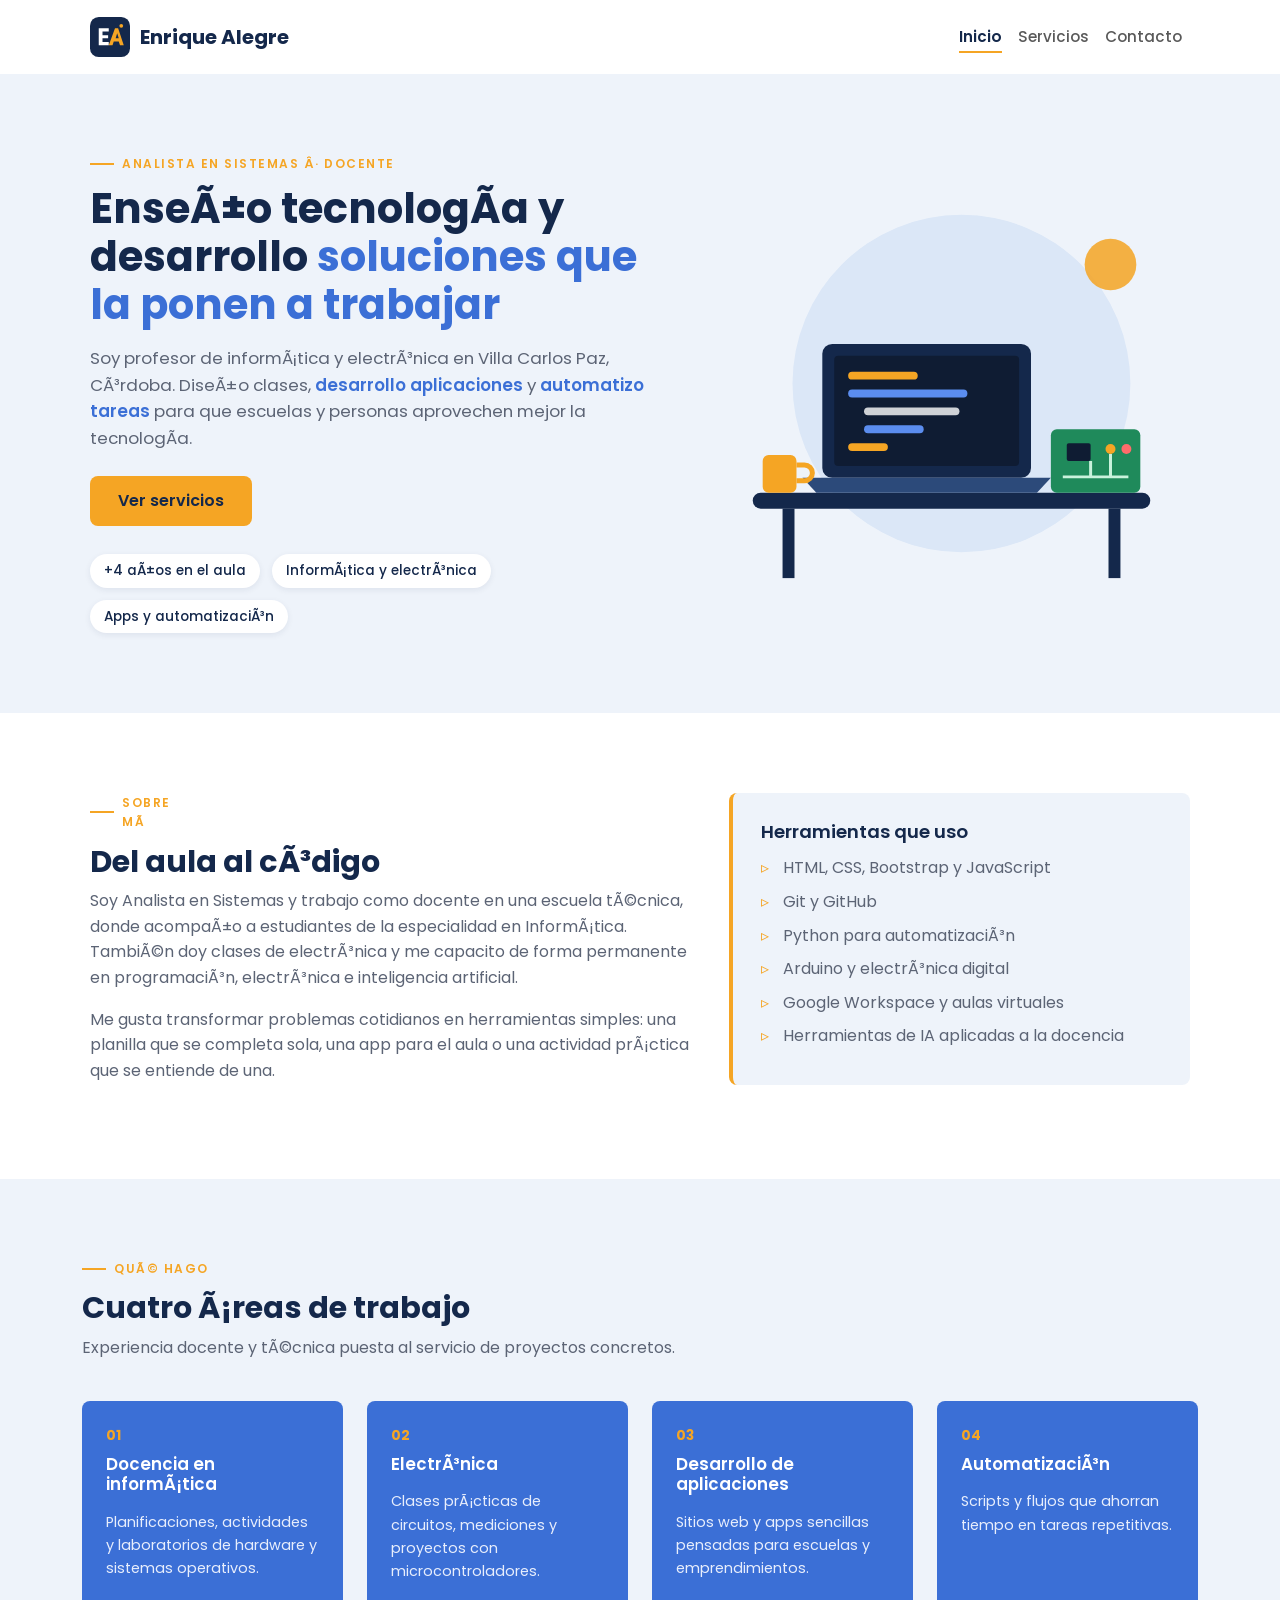
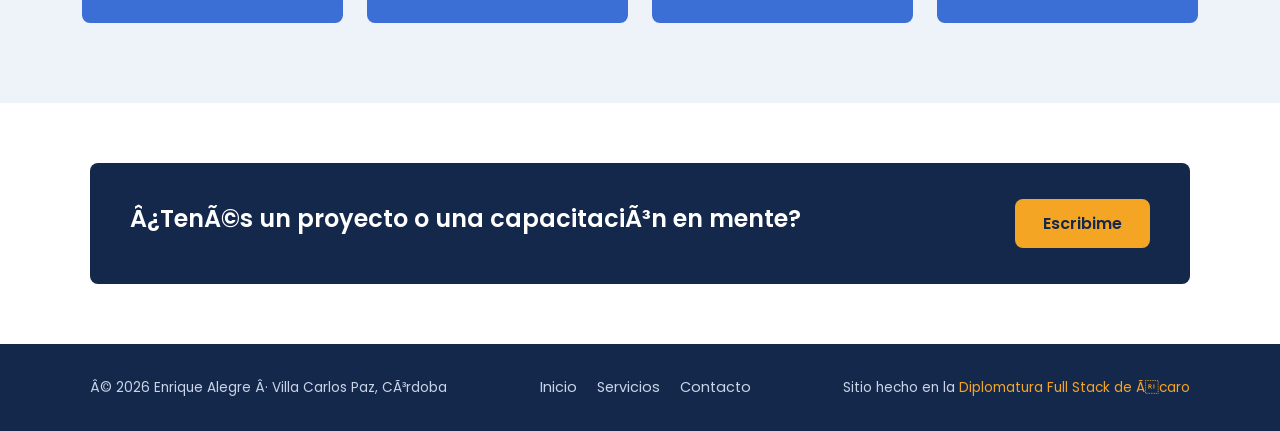
<file: index.html>
<!DOCTYPE html>
<html lang="es">
    <head>
        <meta charset="URF-8">
        <meta name="viewport" content="width=device-width, initial-scale=1.0" />
        <meta name="description" content="Portfolio de Enrique Alegre: analista en sistemas, docente de informática y electrónica, desarrollo de aplicaciones y automatización." />
        <meta name="author" content="Enrique Alegre" />
        <meta property="og:title" content="Enrique Alegre | Analista en Sistemas y Docente" />
        <meta property="og:description" content="Enseño tecnología y desarrollo soluciones que la ponen a trabajar." />
        <title>Enrique Alegre | Inicio</title>
        
        <!-- Fuente: Poppins (Google Fonts) -->
        <link rel="preconnect" href="https://fonts.googleapis.com" />
        <link rel="preconnect" href="https://fonts.gstatic.com" crossorigin />
        <link href="https://fonts.googleapis.com/css2?family=Poppins:wght@400;500;600;700&display=swap" rel="stylesheet" />

        <!-- Bootstrap (CSS): solo para el menú de navegación y el formulario -->
        <link
            href="https://cdn.jsdelivr.net/npm/bootstrap@5.3.8/dist/css/bootstrap.min.css"
            rel="stylesheet"
            integrity="sha384-sRIl4kxILFvY47J16cr9ZwB07vP4J8+LH7qKQnuqkuIAvNWLzeN8tE5YBujZqJLB"
            crossorigin="anonymous"
    />

    <!-- Mis estilos: SIEMPRE después de Bootstrap (cascada) -->
    <link rel="stylesheet" href="./css/styles.css" />  
    </head>
<body>
    <!-- ===== HEADER / MENÚ ===== -->
    <header class="header">
      <nav class="navbar navbar-expand-lg header__nav">
        <div class="header__container">
          <a class="navbar-brand header__logo" href="./index.html">
            <img src="./assets/img/logo.svg" alt="Logo de Enrique Alegre" class="header__logo-img" />
            <span>Enrique Alegre</span>
          </a>
          <button class="navbar-toggler header__toggler" type="button" data-bs-toggle="collapse" data-bs-target="#menu" aria-controls="menu" aria-expanded="false" aria-label="Abrir menú">
            <span class="navbar-toggler-icon"></span>
          </button>
          <div class="collapse navbar-collapse" id="menu">
            <ul class="navbar-nav ms-auto">
              <li class="nav-item"><a class="nav-link header__link active" aria-current="page" href="./index.html">Inicio</a></li>
              <li class="nav-item"><a class="nav-link header__link" href="./pages/servicios.html">Servicios</a></li>
              <li class="nav-item"><a class="nav-link header__link" href="./pages/contactos.html">Contacto</a></li>
            </ul>
          </div>
        </div>
      </nav>
    </header>

    <main>
      <!-- ===== HERO ===== -->
      <section class="hero">
        <div class="wrapper hero__grid">
          <div class="hero__content">
            <span class="label"><span class="label__line"></span>Analista en Sistemas · Docente</span>
            <h1 class="hero__title">Enseño tecnología y desarrollo <span class="hero__highlight">soluciones que la ponen a trabajar</span></h1>
            <p class="hero__text">
              Soy profesor de informática y electrónica en Villa Carlos Paz, Córdoba. Diseño clases,
              <span class="text-accent">desarrollo aplicaciones</span> y <span class="text-accent">automatizo tareas</span>
              para que escuelas y personas aprovechen mejor la tecnología.
            </p>
            <a href="./pages/servicios.html" class="btn-main">Ver servicios</a>
            <ul class="hero__chips">
              <li class="chip">+4 años en el aula</li>
              <li class="chip">Informática y electrónica</li>
              <li class="chip">Apps y automatización</li>
            </ul>
          </div>
          <img src="./assets/img/perfil.svg" alt="Ilustración de un escritorio con notebook y una placa electrónica" class="hero__img" />
        </div>
      </section>

      <!-- ===== SOBRE MÍ ===== -->
      <section class="about">
        <div class="wrapper about__grid">
          <div>
            <span class="label"><span class="label__line"></span>Sobre mí</span>
            <h2 class="section-title">Del aula al código</h2>
            <p class="section-text">
              Soy Analista en Sistemas y trabajo como docente en una escuela técnica, donde acompaño a
              estudiantes de la especialidad en Informática. También doy clases de electrónica y me capacito
              de forma permanente en programación, electrónica e inteligencia artificial.
            </p>
            <p class="section-text">
              Me gusta transformar problemas cotidianos en herramientas simples: una planilla que se completa
              sola, una app para el aula o una actividad práctica que se entiende de una.
            </p>
          </div>
          <div class="about__card">
            <h3 class="about__card-title">Herramientas que uso</h3>
            <ul class="about__list">
              <li>HTML, CSS, Bootstrap y JavaScript</li>
              <li>Git y GitHub</li>
              <li>Python para automatización</li>
              <li>Arduino y electrónica digital</li>
              <li>Google Workspace y aulas virtuales</li>
              <li>Herramientas de IA aplicadas a la docencia</li>
            </ul>
          </div>
        </div>
      </section>

      <!-- ===== ÁREAS ===== -->
      <section class="areas">
         <div class="container">
    <span class="label"><span class="label__line"></span>Qué hago</span>
    <h2 class="section-title">Cuatro áreas de trabajo</h2>
    <p class="section-text">Experiencia docente y técnica puesta al servicio de proyectos concretos.</p>

    <div class="row g-4 mt-2">
      <div class="col-12 col-md-6 col-lg-3">
        <article class="area-card h-100">
          <span class="area-card__icon">01</span>
          <h3 class="area-card__title">Docencia en informática</h3>
          <p class="area-card__text">Planificaciones, actividades y laboratorios de hardware y sistemas operativos.</p>
        </article>
      </div>
      <div class="col-12 col-md-6 col-lg-3">
        <article class="area-card h-100">
          <span class="area-card__icon">02</span>
          <h3 class="area-card__title">Electrónica</h3>
          <p class="area-card__text">Clases prácticas de circuitos, mediciones y proyectos con microcontroladores.</p>
        </article>
      </div>
      <div class="col-12 col-md-6 col-lg-3">
        <article class="area-card h-100">
          <span class="area-card__icon">03</span>
          <h3 class="area-card__title">Desarrollo de aplicaciones</h3>
          <p class="area-card__text">Sitios web y apps sencillas pensadas para escuelas y emprendimientos.</p>
        </article>
      </div>
      <div class="col-12 col-md-6 col-lg-3">
        <article class="area-card h-100">
          <span class="area-card__icon">04</span>
          <h3 class="area-card__title">Automatización</h3>
          <p class="area-card__text">Scripts y flujos que ahorran tiempo en tareas repetitivas.</p>
        </article>
      </div>
    </div>
  </div>
</section>
      <!-- ===== LLAMADO A LA ACCIÓN ===== -->
      <section class="cta">
        <div class="wrapper cta__box">
          <h2 class="cta__title">¿Tenés un proyecto o una capacitación en mente?</h2>
          <a href="./pages/contactos.html" class="btn-main">Escribime</a>
        </div>
      </section>
    </main>

    <!-- ===== FOOTER ===== -->
    <footer class="footer">
      <div class="wrapper footer__grid">
        <p class="footer__text">© 2026 Enrique Alegre · Villa Carlos Paz, Córdoba</p>
        <ul class="footer__links">
          <li><a href="./index.html">Inicio</a></li>
          <li><a href="./pages/servicios.html">Servicios</a></li>
          <li><a href="./pages/contactos.html">Contacto</a></li>
        </ul>
        <p class="footer__text">Sitio hecho en la <a href="https://icaro.org.ar" target="_blank" rel="noopener">Diplomatura Full Stack de Ícaro</a></p>
      </div>
    </footer>

    <!-- Bootstrap (JS): necesario para el menú hamburguesa -->
    <script
      src="https://cdn.jsdelivr.net/npm/bootstrap@5.3.8/dist/js/bootstrap.bundle.min.js"
      integrity="sha384-FKyoEForCGlyvwx9Hj09JcYn3nv7wiPVlz7YYwJrWVcXK/BmnVDxM+D2scQbITxI"
      crossorigin="anonymous"
    ></script>
  </body>
</html>
</file>
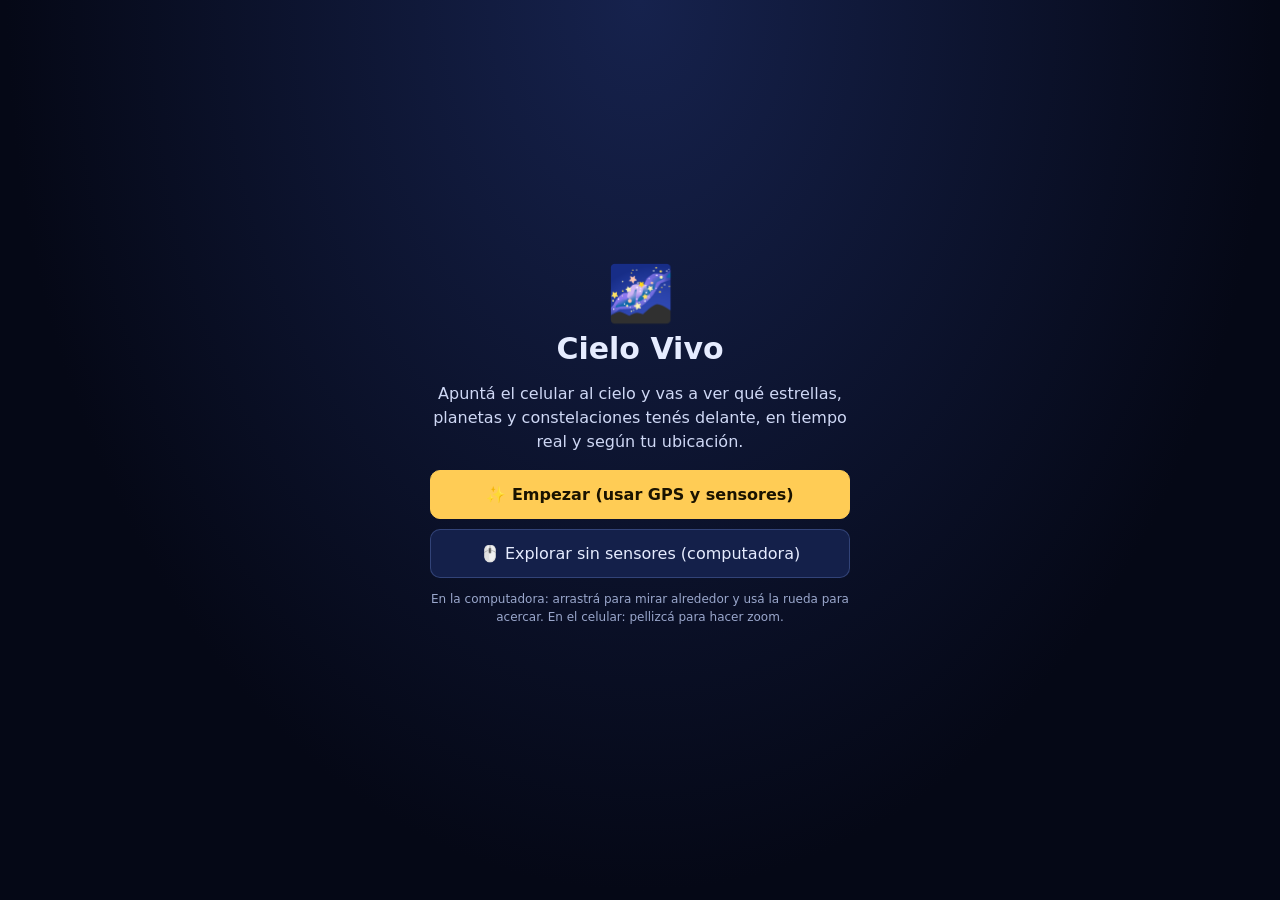
<file: cielo-vivo/index.html>
<!DOCTYPE html>
<html lang="es">
<head>
<meta charset="utf-8">
<meta name="viewport" content="width=device-width, initial-scale=1, maximum-scale=1, user-scalable=no, viewport-fit=cover">
<title>Cielo Vivo — Mapa estelar</title>
<meta name="theme-color" content="#050816">
<meta name="description" content="Mapa estelar en tiempo real según tu ubicación y el movimiento del celular. Incluye monumentos antiguos y sus alineaciones astronómicas.">
<link rel="manifest" href="manifest.json">
<link rel="icon" href="icon-192.png">
<link rel="apple-touch-icon" href="icon-192.png">
<meta name="apple-mobile-web-app-capable" content="yes">
<meta name="apple-mobile-web-app-status-bar-style" content="black-translucent">
<style>
:root{--bg:#050816;--panel:rgba(12,18,40,.92);--line:rgba(140,170,255,.25);--txt:#e6ecff;--dim:#9aa7cc;--acc:#ffcc55}
*{box-sizing:border-box;-webkit-tap-highlight-color:transparent}
html,body{margin:0;height:100%;background:var(--bg);color:var(--txt);font-family:system-ui,-apple-system,"Segoe UI",Roboto,sans-serif;overflow:hidden;overscroll-behavior:none}
canvas{position:fixed;inset:0;width:100vw;height:100vh;touch-action:none;display:block}
button{font:inherit;color:inherit}
#top{position:fixed;left:0;right:0;top:0;padding:calc(env(safe-area-inset-top) + 8px) 10px 8px;display:flex;gap:8px;align-items:flex-start;pointer-events:none;z-index:5}
#status{flex:1;font-size:12px;line-height:1.35;color:var(--dim);text-shadow:0 1px 3px #000;pointer-events:auto}
#status b{color:var(--txt);font-size:13px}
.tb{display:flex;gap:6px;pointer-events:auto;flex-wrap:wrap;justify-content:flex-end;max-width:60%}
.ib{width:42px;height:42px;border-radius:12px;border:1px solid var(--line);background:var(--panel);font-size:19px;display:flex;align-items:center;justify-content:center;cursor:pointer}
.ib.on{border-color:var(--acc);box-shadow:0 0 0 1px var(--acc) inset}
#bottom{position:fixed;left:0;right:0;bottom:0;padding:8px 8px calc(env(safe-area-inset-bottom) + 8px);display:flex;gap:6px;justify-content:center;z-index:5;flex-wrap:wrap}
.tbtn{min-width:38px;height:38px;padding:0 7px;border-radius:10px;border:1px solid var(--line);background:var(--panel);font-size:12px;cursor:pointer;white-space:nowrap}
#bottom{gap:4px}
.tbtn.on{border-color:var(--acc);color:var(--acc)}
#site{position:fixed;left:50%;transform:translateX(-50%);bottom:calc(env(safe-area-inset-bottom) + 58px);background:var(--panel);border:1px solid var(--acc);border-radius:12px;padding:8px 10px;font-size:12px;width:max-content;display:none;z-index:5;max-width:94vw;text-align:center}
#site button{margin-top:6px}
.panel{position:fixed;z-index:20;left:50%;top:50%;transform:translate(-50%,-50%);width:min(560px,94vw);max-height:84vh;overflow:auto;background:var(--panel);border:1px solid var(--line);border-radius:16px;padding:16px;display:none;backdrop-filter:blur(6px)}
.panel h2{margin:0 0 10px;font-size:18px}
.panel h3{margin:14px 0 6px;font-size:14px;color:var(--acc)}
.panel .x{position:absolute;right:10px;top:10px}
.panel p{font-size:14px;line-height:1.45;color:#cfd8f5;margin:6px 0}
.row{display:flex;gap:8px;flex-wrap:wrap;align-items:center;margin:6px 0}
.row label{font-size:13px;color:var(--dim)}
input[type=number],input[type=text],input[type=search]{background:#0a1030;border:1px solid var(--line);color:var(--txt);border-radius:8px;padding:8px;font-size:15px;width:100%}
.grid2{display:grid;grid-template-columns:1fr 1fr;gap:8px}
.grid3{display:grid;grid-template-columns:1fr 1fr 1fr;gap:8px}
.pbtn{padding:10px 14px;border-radius:10px;border:1px solid var(--line);background:#14204a;cursor:pointer;font-size:14px}
.pbtn.acc{background:var(--acc);color:#1a1300;border-color:var(--acc);font-weight:600}
.chk{display:flex;align-items:center;gap:8px;font-size:14px;padding:6px 0}
.list{display:flex;flex-direction:column;gap:6px}
.item{text-align:left;padding:10px 12px;border-radius:10px;border:1px solid var(--line);background:#0e1738;cursor:pointer}
.item small{display:block;color:var(--dim);font-size:12px;margin-top:2px}
#info{position:fixed;left:10px;right:10px;bottom:calc(env(safe-area-inset-bottom) + 56px);margin:auto;max-width:420px;background:var(--panel);border:1px solid var(--line);border-radius:14px;padding:12px 14px;display:none;z-index:6;font-size:14px}
#info b{font-size:16px;color:var(--acc)}
#info .x{position:absolute;right:8px;top:6px;width:32px;height:32px;font-size:15px}
#start{position:fixed;inset:0;z-index:30;display:flex;align-items:center;justify-content:center;background:radial-gradient(ellipse at top,#16224d,#050816 70%)}
#start .card{width:min(460px,92vw);text-align:center;padding:20px}
#start h1{font-size:30px;margin:6px 0}
#start p{color:#cfd8f5;line-height:1.5}
#start .pbtn{display:block;width:100%;margin:10px 0;padding:14px;font-size:16px}
#red{position:fixed;inset:0;background:#ff0000;mix-blend-mode:multiply;pointer-events:none;z-index:40;display:none}
#zoom{position:fixed;right:10px;top:50%;transform:translateY(-50%);display:flex;flex-direction:column;gap:6px;z-index:5}
#mapBox{position:fixed;left:10px;bottom:calc(env(safe-area-inset-bottom) + 100px);width:min(46vw,230px);height:min(46vw,230px);z-index:7;border:2px solid var(--acc);border-radius:14px;overflow:hidden;display:none;background:#0a1030}
#mapBox.big{left:4vw;right:4vw;width:auto;top:calc(env(safe-area-inset-top) + 70px);bottom:calc(env(safe-area-inset-bottom) + 60px);height:auto}
#map{position:absolute;inset:0 0 0 0}
#mapBox .mapbar{position:absolute;top:6px;right:6px;display:flex;gap:4px;z-index:1000}
#mapBox .mapbar button{width:32px;height:32px;border-radius:8px;border:1px solid var(--line);background:var(--panel);font-size:14px;cursor:pointer}
#mapCoords{position:absolute;left:0;right:0;bottom:0;z-index:1000;background:rgba(5,8,22,.85);font-size:11px;padding:5px 7px;line-height:1.35}
#mapBox:not(.big) #mapCoords .ext,#mapBox:not(.big) #mapUse{display:none}
#mapUse{position:absolute;left:50%;transform:translateX(-50%);bottom:52px;z-index:1000;display:none}
#gpsLine{color:#9fe3b0}
#scope{position:fixed;inset:0;z-index:25;background:#000;display:none}
#scopeCv{position:absolute;inset:0;width:100%;height:100%}
#scHead{position:absolute;top:calc(env(safe-area-inset-top) + 8px);left:12px;right:60px;z-index:2}
#scTitle{font-size:18px;font-weight:700;color:var(--acc)}
#scInfo{position:absolute;left:10px;right:10px;bottom:calc(env(safe-area-inset-bottom) + 92px);max-height:22vh;overflow:auto;font-size:12.5px;line-height:1.4;color:#cfd8f5;text-align:center;z-index:2}
#scCtl{position:absolute;left:0;right:0;bottom:calc(env(safe-area-inset-bottom) + 6px);display:flex;flex-direction:column;gap:5px;align-items:center;z-index:2}
#scCtl .r{display:flex;gap:4px;flex-wrap:nowrap;overflow-x:auto;max-width:100vw;padding:0 6px;justify-content:flex-start}
#scCtl>.r{margin:0 auto}
#scClose{position:absolute;right:10px;top:calc(env(safe-area-inset-top) + 8px);z-index:3}
#scopeBtn{position:fixed;left:50%;transform:translateX(-50%);top:calc(50% + 34px);z-index:5;display:none;border-color:var(--acc)}
#reticle{position:fixed;left:50%;top:50%;width:44px;height:44px;margin:-22px 0 0 -22px;border:1.5px solid rgba(255,204,85,.8);border-radius:50%;pointer-events:none;z-index:4;display:none}
#reticle:before,#reticle:after{content:'';position:absolute;background:rgba(255,204,85,.8)}
#reticle:before{left:50%;top:-8px;bottom:-8px;width:1.5px;margin-left:-.75px}
#reticle:after{top:50%;left:-8px;right:-8px;height:1.5px;margin-top:-.75px}
#arVideo{position:fixed;inset:0;width:100vw;height:100vh;object-fit:cover;z-index:0;display:none;background:#000}
.bar{position:fixed;left:8px;right:8px;top:calc(env(safe-area-inset-top) + 112px);z-index:8;display:none;gap:8px;align-items:center;justify-content:center;flex-wrap:wrap;background:var(--panel);border:1px solid var(--acc);border-radius:12px;padding:8px 10px;font-size:13px;text-align:center}
#tourBar{top:auto;bottom:calc(env(safe-area-inset-bottom) + 58px)}
input[type=range]{width:100%}
#bAI{position:fixed;right:5px;top:calc(50% + 58px);z-index:6;width:52px;height:52px;border-radius:50%;font-size:24px;border:1px solid var(--acc);background:var(--panel);box-shadow:0 2px 12px #0008;cursor:pointer}
#aiLog{max-height:48vh;overflow:auto;display:flex;flex-direction:column;gap:8px;margin:8px 0}
.msg{padding:9px 12px;border-radius:12px;font-size:14px;line-height:1.45;max-width:92%}
.msg.me{align-self:flex-end;background:#2a3a7a}.msg.bot{align-self:flex-start;background:#121c44;border:1px solid var(--line)}
.chips{display:flex;gap:6px;overflow-x:auto;padding-bottom:4px}.chips .tbtn{flex:none}
#toast{position:fixed;top:calc(env(safe-area-inset-top) + 70px);left:50%;transform:translateX(-50%);background:var(--panel);border:1px solid var(--line);padding:8px 14px;border-radius:10px;font-size:13px;z-index:50;display:none;max-width:90vw;text-align:center}
#hint{position:fixed;left:50%;transform:translateX(-50%);top:calc(env(safe-area-inset-top) + 64px);font-size:12px;color:var(--dim);z-index:4;text-shadow:0 1px 3px #000;pointer-events:none;text-align:center;width:90vw}
</style>
</head>
<body>
<video id="arVideo" playsinline muted autoplay></video>
<canvas id="sky"></canvas>

<div id="top">
  <div id="status"><b id="stTitle">Cielo Vivo</b><br><span id="stLine"></span><br><span id="gpsLine"></span><br><span id="satChip" style="display:none;margin:4px 4px 0 0;padding:3px 8px;border-radius:10px;background:var(--panel);border:1px solid #ffcc55;color:var(--txt);cursor:pointer"></span><span id="wxChip" style="display:none;margin-top:4px;padding:3px 8px;border-radius:10px;background:var(--panel);border:1px solid var(--line);color:var(--txt);cursor:pointer"></span></div>
  <div class="tb">
    <button class="ib" id="bSensor" title="Modo sensores (mover el celular)">🧭</button>
    <button class="ib" id="bAR" title="Realidad aumentada con la cámara">📷</button>
    <button class="ib" id="bSearch" title="Buscar astro">🔍</button>
    <button class="ib" id="bTonight" title="¿Qué ver esta noche?">📅</button>
    <button class="ib" id="bSites" title="Monumentos y alineaciones">🏛️</button>
    <button class="ib" id="bMap" title="Mapa de calles y mi posición">🗺️</button>
    <button class="ib" id="bAll" title="Ver el cielo completo">🌐</button>
    <button class="ib" id="bMore" title="Más opciones">☰</button>
  </div>
</div>
<div id="hint"></div>
<div id="zoom"><button class="ib" id="zIn" title="Acercar">＋</button><button class="ib" id="zOut" title="Alejar">－</button></div>
<div id="mapBox"><div id="map"></div>
  <div class="mapbar"><button id="mapMe" title="Centrar en mi posición">📍</button><button id="mapSize" title="Agrandar / achicar">⤢</button><button id="mapClose" title="Cerrar">✕</button></div>
  <button class="pbtn acc" id="mapUse">Ver el cielo desde este punto</button>
  <div id="mapCoords"></div></div>

<div id="site"><span id="siteTxt"></span><br><button class="tbtn" id="siteBack">↩ Volver a hoy</button> <button class="tbtn" id="siteInfo">ℹ️ Explicación</button></div>

<div id="bottom">
  <button class="tbtn" data-dt="-1440">−1 d</button>
  <button class="tbtn" data-dt="-60">−1 h</button>
  <button class="tbtn" data-dt="-10">−10 m</button>
  <button class="tbtn" id="bNow">Ahora</button>
  <button class="tbtn" data-dt="10">+10 m</button>
  <button class="tbtn" data-dt="60">+1 h</button>
  <button class="tbtn" data-dt="1440">+1 d</button>
  <button class="tbtn" id="bPlay" title="Acelerar el tiempo">⏩</button>
</div>

<div class="bar" id="rotBar" style="top:auto;bottom:calc(env(safe-area-inset-bottom) + 58px)"><span style="flex-basis:100%">🌍 <b>Rotación de la Tierra</b> · <span id="rotInfo"></span></span><span id="rotSp" class="row" style="margin:0"></span><button class="tbtn" id="rotTr">✨ Estelas</button><button class="tbtn" id="rotPo">✛ Polos</button><button class="tbtn" id="rotOff">✕ Desactivar</button></div>
<div class="bar" id="calBar"><span>🎯 Apuntá el celular a una estrella brillante o a un planeta que estés viendo, dejalo en el centro de la mira y tocá Listo.</span><button class="pbtn acc" id="calOk">✔ Listo</button><button class="tbtn" id="calNo">Cancelar</button></div>
<div class="bar" id="gameBar"><span id="gameTxt"></span><button class="tbtn" id="gameHint">💡 Pista (−30)</button><button class="tbtn" id="gameSkip">Saltar</button><button class="tbtn" id="gameEnd">✕</button></div>
<div class="bar" id="tourBar"><span id="tourTxt" style="flex-basis:100%"></span><button class="tbtn" id="tourPrev">⏮</button><button class="tbtn" id="tourPlay">⏸</button><button class="tbtn" id="tourNext">⏭</button><button class="tbtn" id="tourEnd">✕ Terminar</button></div>
<div id="reticle"></div>
<button id="bAI" title="Preguntale a la IA">🤖</button>
<button class="pbtn" id="scopeBtn">🔭 Ver en el telescopio</button>
<div id="scope"><canvas id="scopeCv"></canvas>
  <div id="scHead"><div id="scTitle"></div><div style="font-size:12px;color:var(--dim)">Simulador de telescopio</div></div>
  <button class="ib" id="scClose">✕</button>
  <div id="scInfo"></div>
  <div id="scCtl"><div class="r" id="scInst"></div><div class="r"><span id="scMag" class="r"></span><button class="tbtn" id="scPhoto">📷 Foto real</button><button class="tbtn" id="scZoom">🔍 ×1</button><button class="tbtn" id="scInv">🔄 Invertir</button></div></div>
</div>
<div id="info"><button class="tbtn x" id="infoX">✕</button><div id="infoBody"></div></div>

<!-- Panel: buscar -->
<div class="panel" id="pSearch">
  <button class="tbtn x" data-close>✕</button>
  <h2>🔍 Buscar un astro</h2>
  <input type="search" id="q" placeholder="Ej.: Júpiter, Sirio, Orión, M42…">
  <div class="list" id="qList" style="margin-top:10px"></div>
</div>

<!-- Panel: monumentos -->
<div class="panel" id="pSites">
  <button class="tbtn x" data-close>✕</button>
  <h2>🏛️ Viajar en el tiempo a lugares especiales</h2>
  <p>Elegí un monumento: la app te lleva a su ubicación y a la época en que se construyó, calcula el cielo de ese momento (con la precesión de los equinoccios) y te muestra hacia qué astro estaba orientado.</p>
  <div class="list" id="siteList"></div>
</div>

<!-- Panel: explicación de un sitio -->
<div class="panel" id="pSiteInfo">
  <button class="tbtn x" data-close>✕</button>
  <div id="siteInfoBody"></div>
</div>

<!-- Panel: más -->
<div class="panel" id="pMore">
  <button class="tbtn x" data-close>✕</button>
  <h2>☰ Más opciones <span style="font-size:12px;color:var(--dim)">· versión 17.4</span></h2>
  <div class="list">
    <button class="item" id="bSet">⚙️ Fecha, lugar y capas<small>Hora, coordenadas, Vía Láctea, contaminación lumínica, cielo andino…</small></button>
    <button class="item" id="bCal">🎯 Calibrar la brújula con una estrella<small>Corrige el error del norte apuntando a una estrella que reconozcas</small></button>
    <button class="item" id="bGame">🎮 Desafío: encontrá el astro<small>5 rondas con puntaje, ideal para jugar en grupo</small></button>
    <button class="item" id="bAI2">🤖 Preguntale a la IA<small>Un asistente que sabe qué hay en tu cielo ahora; también responde por voz y con fotos</small></button>
    <button class="item" id="bRot">🌍 Rotación de la Tierra<small>Mirá cómo gira el cielo, con estelas como en una foto de larga exposición</small></button>
    <button class="item" id="bSats">🛰️ Satélites ahora<small>Cuáles están pasando y se pueden ver, con aviso por voz</small></button>
    <button class="item" id="bWx">⛅ Clima del momento<small>Nubes, humedad, viento y calidad para observar (Open-Meteo)</small></button>
    <button class="item" id="bTour">🎧 Recorrido guiado con voz<small>Te lleva por lo más lindo del cielo de esta noche</small></button>
    <button class="item" id="bInstall" style="display:none">⬇️ Instalar la app<small>Para usarla sin internet y a pantalla completa</small></button>
  </div>
</div>
<!-- Panel: IA -->
<div class="panel" id="pAI">
  <button class="tbtn x" data-close>✕</button>
  <h2>🤖 Preguntale al cielo <span style="font-size:11px;color:var(--dim)">v17.4</span></h2>
  <div id="aiSetup">
    <p>El asistente usa <b>Gemini</b>, la IA de Google, con su plan gratuito. Necesitás una clave propia (se saca una sola vez, sin tarjeta):</p>
    <p>1. Entrá a <a href="https://aistudio.google.com/apikey" target="_blank" rel="noopener" style="color:var(--acc)">aistudio.google.com/apikey</a> con tu cuenta de Google.<br>2. Tocá <b>"Create API key"</b> (Crear clave de API) y copiala.<br>3. Pegala acá abajo.</p>
    <input type="text" id="aiKeyIn" placeholder="Pegá tu clave (empieza con AIza…)" autocomplete="off">
    <div class="row"><button class="pbtn acc" id="aiSaveKey">Guardar clave</button></div>
    <p style="font-size:12px;color:var(--dim)">La clave queda guardada solo en este dispositivo y se usa únicamente para hablar con Google. No la compartas. El plan gratis tiene un límite de consultas por día, y Google puede usar las consultas gratuitas para mejorar sus productos: no escribas datos personales.</p>
  </div>
  <div id="aiChat" style="display:none">
    <div class="chips">
      <button class="tbtn" data-q="¿Qué estoy viendo ahora en la pantalla?">¿Qué estoy viendo?</button>
      <button class="tbtn" data-q="¿Qué es lo más lindo para ver esta noche a simple vista y hacia dónde miro?">¿Qué miro hoy?</button>
      <button class="tbtn" data-q="Contame una leyenda o mito sobre lo que estoy mirando, incluida alguna de los pueblos originarios de Sudamérica si existe.">Una leyenda</button>
      <button class="tbtn" data-q="Armame una actividad de 40 minutos para alumnos de secundaria usando la app Cielo Vivo y el cielo de esta noche, con objetivos, pasos y preguntas de cierre.">Actividad para clase</button>
      <button class="tbtn" data-q="Haceme 5 preguntas de opción múltiple sobre lo que se ve en el cielo esta noche, con las respuestas al final.">Quiz</button>
    </div>
    <div id="aiLog"></div>
    <div class="row" style="flex-wrap:nowrap"><input type="text" id="aiIn" placeholder="Escribí tu pregunta…"><button class="ib" id="aiMicB" title="Hablar">🎤</button><button class="ib" id="aiSendB" title="Enviar">➤</button></div>
    <div class="row"><button class="tbtn" id="aiPhotoB">📷 Identificar en una foto</button><button class="tbtn" id="aiSpeak">🔊 Voz activada</button><button class="tbtn" id="aiStop" style="display:none">⏹ Callar</button><button class="tbtn" id="aiTalk">🗣️ Conversación</button><button class="tbtn" id="aiVozB">🎚️ Voz</button><button class="tbtn" id="aiSysB">✏️ Instrucciones</button><button class="tbtn" id="aiChange">🔑 Cambiar clave</button><button class="tbtn" id="aiForget">🗑️ Borrar clave</button></div>
    <div class="row" style="font-size:12px;color:var(--dim)">Modelo de IA: <select id="aiModelSel" style="background:#0a1030;color:var(--txt);border:1px solid var(--line);border-radius:8px;padding:4px;font-size:12px"><option>automático</option></select></div>
    <div id="aiVozBox" style="display:none;margin-top:8px"><label style="font-size:13px;color:var(--dim)">Voz de Astro (las voces dependen de tu celular):</label>
      <select id="aiVoz" style="width:100%;background:#0a1030;color:var(--txt);border:1px solid var(--line);border-radius:8px;padding:8px;font-size:14px;margin:4px 0"></select>
      <label style="font-size:13px;color:var(--dim)">Velocidad: <b id="aiRateTxt"></b></label><input type="range" id="aiRate" min="0.7" max="1.5" step="0.1">
      <div class="row"><button class="tbtn" id="aiVozTest">▶ Probar voz</button></div></div>
    <div id="aiSysBox" style="display:none;margin-top:8px"><label style="font-size:13px;color:var(--dim)">Instrucciones que recibe la IA (el "prompt de sistema"). Podés cambiarlas a tu gusto:</label>
      <textarea id="aiSysTxt" style="width:100%;height:42vh;background:#0a1030;color:var(--txt);border:1px solid var(--line);border-radius:8px;padding:8px;font-size:13px"></textarea>
      <div class="row"><button class="pbtn acc" id="aiSysSave">Guardar</button><button class="tbtn" id="aiSysReset">Volver al original</button><button class="tbtn" id="aiSysCopy">📋 Copiar</button></div></div>
    <input type="file" id="aiFile" accept="image/*" style="display:none">
  </div>
</div>
<!-- Panel: clima -->
<div class="panel" id="pWx">
  <button class="tbtn x" data-close>✕</button>
  <h2>⛅ Clima para observar</h2>
  <div id="wxBody"></div>
  <div class="row"><button class="tbtn" id="wxRefresh">🔄 Actualizar</button></div>
</div>
<!-- Panel: satélites -->
<div class="panel" id="pSats">
  <button class="tbtn x" data-close>✕</button>
  <h2>🛰️ Satélites sobre vos</h2>
  <div id="satBody"></div>
</div>
<!-- Panel: esta noche -->
<div class="panel" id="pTonight">
  <button class="tbtn x" data-close>✕</button>
  <h2>📅 ¿Qué ver esta noche?</h2>
  <div id="tonightBody"></div>
</div>
<!-- Panel: ajustes -->
<div class="panel" id="pSet">
  <button class="tbtn x" data-close>✕</button>
  <h2>⚙️ Fecha, lugar y capas</h2>
  <h3>Lugar</h3>
  <div class="grid2">
    <div><label>Latitud (− = Sur)</label><input type="number" id="iLat" step="0.0001"></div>
    <div><label>Longitud (− = Oeste)</label><input type="number" id="iLon" step="0.0001"></div>
  </div>
  <div class="row"><button class="pbtn" id="bGPS">📍 Usar mi ubicación (GPS)</button></div>
  <h3>Fecha y hora (UTC − ver nota)</h3>
  <div class="grid3">
    <div><label>Año</label><input type="number" id="iY"></div>
    <div><label>Mes</label><input type="number" id="iM" min="1" max="12"></div>
    <div><label>Día</label><input type="number" id="iD" min="1" max="31"></div>
    <div><label>Hora</label><input type="number" id="iH" min="0" max="23"></div>
    <div><label>Minuto</label><input type="number" id="iMi" min="0" max="59"></div>
    <div style="display:flex;align-items:flex-end"><button class="pbtn acc" id="bApply" style="width:100%">Aplicar</button></div>
  </div>
  <p style="font-size:12px;color:var(--dim)">La hora es la <b>hora local</b> del lugar elegido (en tu ubicación, la de tu celular; en lugares históricos, la hora solar local). Para años antes de Cristo usá números negativos con numeración astronómica: 0 = 1 a.C., −2559 = 2560 a.C.</p>
  <h3>Capas</h3>
  <label class="chk"><input type="checkbox" id="cLines" checked> Líneas de constelaciones</label>
  <label class="chk"><input type="checkbox" id="cCons" checked> Nombres de constelaciones</label>
  <label class="chk"><input type="checkbox" id="cNames" checked> Nombres de estrellas</label>
  <label class="chk"><input type="checkbox" id="cMes"> Objetos Messier (nebulosas, cúmulos, galaxias)</label>
  <label class="chk"><input type="checkbox" id="cGround" checked> Suelo y horizonte</label>
  <div class="row"><label>Suelo:</label><button class="tbtn" data-gm="sat">🛰️ Satélite</button><button class="tbtn" data-gm="calles">🗺️ Calles</button><button class="tbtn" data-gm="liso">Liso</button></div>
  <div class="row"><label>Ver el suelo desde:</label><button class="tbtn" data-gh="pie">🚶 2 m</button><button class="tbtn" data-gh="dron">🛸 40 m</button><button class="tbtn" data-gh="avion">✈️ 400 m</button></div>
  <label class="chk"><input type="checkbox" id="cGnight" checked> Oscurecer un poco el suelo de noche</label>
  <label class="chk"><input type="checkbox" id="cWx" checked> Clima real (Open-Meteo, sin clave)</label>
  <label class="chk"><input type="checkbox" id="cClouds" checked> Mostrar las nubes en el cielo</label>
  <label class="chk"><input type="checkbox" id="cMw" checked> Vía Láctea</label>
  <label class="chk"><input type="checkbox" id="cAndes"> Cielo andino: constelaciones oscuras incas</label>
  <label class="chk"><input type="checkbox" id="cIss" checked> Estación Espacial Internacional en vivo</label>
  <label class="chk"><input type="checkbox" id="cSats" checked> Satélites en órbita (los más brillantes y estaciones)</label>
  <label class="chk"><input type="checkbox" id="cStarlink"> Incluir Starlink (miles de satélites; usa más batería)</label>
  <div style="margin:6px 0"><label>Contaminación lumínica: <b id="bortleTxt"></b></label><input type="range" id="iBortle" min="1" max="9" step="1"></div>
  <label class="chk"><input type="checkbox" id="cGrid"> Cuadrícula de altura y acimut</label>
  <label class="chk"><input type="checkbox" id="cDay" checked> Simular la luz del día</label>
  <label class="chk"><input type="checkbox" id="cRed"> Modo nocturno rojo (cuida la visión en la oscuridad)</label>
  <h3>Acerca de</h3>
  <p style="font-size:12px;color:var(--dim)">Telescopio: los planetas, la Luna y los objetos de cielo profundo se dibujan por simulación (tamaños, fases, anillos de Saturno y lunas de Júpiter calculados; el aspecto de la superficie es ilustrativo). Lunas de Júpiter: algoritmo de Meeus de baja precisión.</p>
  <p style="font-size:12px;color:var(--dim)">Mapas: © colaboradores de OpenStreetMap (calles) e imágenes satelitales © Esri. Necesitan internet; el cielo funciona sin conexión.</p>
  <p style="font-size:12px;color:var(--dim)">Catálogo: ~4000 estrellas hasta magnitud 5,8 (Hipparcos, vía d3-celestial, licencia BSD). Planetas: elementos orbitales de JPL; Luna: modelo simplificado. Precisión ±1° en épocas antiguas (con movimiento propio de las estrellas brillantes). Para fines educativos.</p>
</div>

<div id="start">
  <div class="card">
    <div style="font-size:54px">🌌</div>
    <h1>Cielo Vivo</h1>
    <p>Apuntá el celular al cielo y vas a ver qué estrellas, planetas y constelaciones tenés delante, en tiempo real y según tu ubicación.</p>
    <button class="pbtn acc" id="bStart">✨ Empezar (usar GPS y sensores)</button>
    <button class="pbtn" id="bStartManual">🖱️ Explorar sin sensores (computadora)</button>
    <p style="font-size:12px;color:var(--dim)">En la computadora: arrastrá para mirar alrededor y usá la rueda para acercar. En el celular: pellizcá para hacer zoom.</p>
  </div>
</div>
<div id="red"></div>
<div id="toast"></div>

<script src="data.js"></script>
<script src="real.js"></script>
<script>
"use strict";
// ======================= Utilidades =======================
const D2R=Math.PI/180, R2D=180/Math.PI;
const $=id=>document.getElementById(id);
const clamp=(x,a,b)=>Math.max(a,Math.min(b,x));
const norm360=x=>((x%360)+360)%360;
function toast(msg,ms=2600){const t=$('toast');t.textContent=msg;t.style.display='block';clearTimeout(toast.t);toast.t=setTimeout(()=>t.style.display='none',ms)}
const LS={get(k,d){try{const v=localStorage.getItem('cielo_'+k);return v==null?d:JSON.parse(v)}catch(e){return d}},set(k,v){try{localStorage.setItem('cielo_'+k,JSON.stringify(v))}catch(e){}}};

// Vectores 3D
const dot=(a,b)=>a[0]*b[0]+a[1]*b[1]+a[2]*b[2];
const cross=(a,b)=>[a[1]*b[2]-a[2]*b[1],a[2]*b[0]-a[0]*b[2],a[0]*b[1]-a[1]*b[0]];
const vnorm=a=>{const l=Math.hypot(a[0],a[1],a[2])||1;return[a[0]/l,a[1]/l,a[2]/l]};
const mmul=(A,B)=>A.map(r=>[0,1,2].map(j=>r[0]*B[0][j]+r[1]*B[1][j]+r[2]*B[2][j]));
const mv=(M,v)=>[M[0][0]*v[0]+M[0][1]*v[1]+M[0][2]*v[2],M[1][0]*v[0]+M[1][1]*v[1]+M[1][2]*v[2],M[2][0]*v[0]+M[2][1]*v[1]+M[2][2]*v[2]];
const Rz=a=>{const c=Math.cos(a),s=Math.sin(a);return[[c,-s,0],[s,c,0],[0,0,1]]};
const radec2v=(ra,de)=>{ra*=D2R;de*=D2R;return[Math.cos(de)*Math.cos(ra),Math.cos(de)*Math.sin(ra),Math.sin(de)]};
const v2altaz=v=>({alt:Math.asin(clamp(v[2],-1,1))*R2D,az:norm360(Math.atan2(v[0],v[1])*R2D)});
const altaz2v=(alt,az)=>{alt*=D2R;az*=D2R;return[Math.cos(alt)*Math.sin(az),Math.cos(alt)*Math.cos(az),Math.sin(alt)]};

// ======================= Tiempo =======================
function jdFromYMDh(Y,M,D,h){ // calendario gregoriano proléptico, año astronómico
  if(M<=2){Y-=1;M+=12}
  const A=Math.floor(Y/100),B=2-A+Math.floor(A/4);
  return Math.floor(365.25*(Y+4716))+Math.floor(30.6001*(M+1))+D+B-1524.5+h/24;
}
function ymdFromJD(jd){
  const Z=Math.floor(jd+0.5),F=jd+0.5-Z;
  const al=Math.floor((Z-1867216.25)/36524.25),A=Z+1+al-Math.floor(al/4);
  const B=A+1524,C=Math.floor((B-122.1)/365.25),Dd=Math.floor(365.25*C),E=Math.floor((B-Dd)/30.6001);
  const day=B-Dd-Math.floor(30.6001*E);const M=E<14?E-1:E-13;const Y=M>2?C-4716:C-4715;
  let mins=Math.round(F*1440);let d=day;if(mins>=1440){mins-=1440;d+=1}
  return{Y,M,D:d,h:Math.floor(mins/60),mi:mins%60};
}
const jdNow=()=>Date.now()/86400000+2440587.5;
const yearLabel=Y=>Y<=0?`${1-Y} a.C.`:`${Y}`;
const MESES=['ene','feb','mar','abr','may','jun','jul','ago','sep','oct','nov','dic'];

// ======================= Astronomía =======================
function gmst(jd){const T=(jd-2451545)/36525;return norm360(280.46061837+360.98564736629*(jd-2451545)+0.000387933*T*T-T*T*T/38710000)}
function obliq(jd){const T=(jd-2451545)/36525;return 23.4392911-0.0130041667*T-1.64e-7*T*T+5.036e-7*T*T*T}
function precessionMatrix(jd){ // J2000 -> fecha (Meeus/Lieske)
  const t=(jd-2451545)/36525,as=1/3600*D2R;
  const zeta=(2306.2181*t+0.30188*t*t+0.017998*t*t*t)*as;
  const z=(2306.2181*t+1.09468*t*t+0.018203*t*t*t)*as;
  const th=(2004.3109*t-0.42665*t*t-0.041833*t*t*t)*as;
  const c=Math.cos(th),s=Math.sin(th);
  const Ry=[[c,0,-s],[0,1,0],[s,0,c]];
  return mmul(Rz(z),mmul(Ry,Rz(zeta)));
}
function horizMatrix(jd,lat,lon){ // ecuatorial de la fecha -> ENU (Este, Norte, Arriba)
  const th=(gmst(jd)+lon)*D2R,phi=lat*D2R,sp=Math.sin(phi),cp=Math.cos(phi);
  const Hz=[[0,1,0],[-sp,0,cp],[cp,0,sp]];
  return mmul(Hz,Rz(-th));
}
function kepler(M,e){let E=M+e*Math.sin(M);for(let k=0;k<8;k++)E=E-(E-e*Math.sin(E)-M)/(1-e*Math.cos(E));return E}
function helio(p,T){
  const a=p.a+p.da*T,e=p.e+p.de*T,i=(p.i+p.di*T)*D2R,L=p.L+p.dL*T,W=p.W+p.dW*T,N=(p.N+p.dN*T);
  const M=norm360(L-W)*D2R,w=(W-N)*D2R,O=N*D2R;
  const E=kepler(M,e),xp=a*(Math.cos(E)-e),yp=a*Math.sqrt(1-e*e)*Math.sin(E);
  const cw=Math.cos(w),sw=Math.sin(w),cO=Math.cos(O),sO=Math.sin(O),ci=Math.cos(i),si=Math.sin(i);
  return[(cw*cO-sw*sO*ci)*xp+(-sw*cO-cw*sO*ci)*yp,(cw*sO+sw*cO*ci)*xp+(-sw*sO+cw*cO*ci)*yp,(sw*si)*xp+(cw*si)*yp];
}
const EPS0=23.4392911*D2R;
const ecl2eq=(v,eps)=>[v[0],v[1]*Math.cos(eps)-v[2]*Math.sin(eps),v[1]*Math.sin(eps)+v[2]*Math.cos(eps)];
const PLANETS=[
 {id:'mer',n:'Mercurio',c:'#c9b9a6',m:0},{id:'ven',n:'Venus',c:'#fff4d6',m:-4.2},{id:'mar',n:'Marte',c:'#ff8a5c',m:0.6},
 {id:'jup',n:'Júpiter',c:'#ffe2b0',m:-2.3},{id:'sat',n:'Saturno',c:'#f3dd9c',m:0.6},{id:'ura',n:'Urano',c:'#a8f0ff',m:5.7},{id:'nep',n:'Neptuno',c:'#7fa6ff',m:7.8}];
function planetVecJ2000(id,jd){ // geocéntrico, ecuatorial J2000 (unitario) + distancia UA
  const T=(jd-2451545)/36525,E=helio(DATA.planets.ter,T);
  let g=id==='sol'?[-E[0],-E[1],-E[2]]:(()=>{const P=helio(DATA.planets[id],T);return[P[0]-E[0],P[1]-E[1],P[2]-E[2]]})();
  const r=Math.hypot(...g);return{v:vnorm(ecl2eq(g,EPS0)),r};
}
function moonVecOfDate(jd){ // Paul Schlyter, ecuatorial de la fecha
  const d=jd-2451543.5,r=D2R;
  const N=125.1228-0.0529538083*d,i=5.1454,w=318.0634+0.1643573223*d,e=0.0549,M=norm360(115.3654+13.0649929509*d);
  const E=kepler(M*r,e),xv=Math.cos(E)-e,yv=Math.sqrt(1-e*e)*Math.sin(E);
  const v=Math.atan2(yv,xv)*R2D,rr=Math.hypot(xv,yv)*60.2666;
  const Nr=N*r,ir=i*r,vw=(v+w)*r;
  const xh=Math.cos(Nr)*Math.cos(vw)-Math.sin(Nr)*Math.sin(vw)*Math.cos(ir);
  const yh=Math.sin(Nr)*Math.cos(vw)+Math.cos(Nr)*Math.sin(vw)*Math.cos(ir);
  const zh=Math.sin(vw)*Math.sin(ir);
  let lon=Math.atan2(yh,xh)*R2D,lat=Math.atan2(zh,Math.hypot(xh,yh))*R2D;
  const Ms=norm360(356.0470+0.9856002585*d),ws=282.9404+4.70935e-5*d,Ls=Ms+ws,Lm=N+w+M,Dm=Lm-Ls,F=Lm-N;
  const S=x=>Math.sin(x*r);
  lon+=-1.274*S(M-2*Dm)+0.658*S(2*Dm)-0.186*S(Ms)-0.059*S(2*M-2*Dm)-0.057*S(M-2*Dm+Ms)+0.053*S(M+2*Dm)+0.046*S(2*Dm-Ms)+0.041*S(M-Ms)-0.035*S(Dm)-0.031*S(M+Ms)-0.015*S(2*F-2*Dm)+0.011*S(M-4*Dm);
  lat+=-0.173*S(F-2*Dm)-0.055*S(M-F-2*Dm)-0.046*S(M+F-2*Dm)+0.033*S(F+2*Dm)+0.017*S(2*M+F);
  const vec=[Math.cos(lat*r)*Math.cos(lon*r),Math.cos(lat*r)*Math.sin(lon*r),Math.sin(lat*r)];
  return{v:ecl2eq(vec,obliq(jd)*D2R),dist:rr};
}
function topoMoon(enu){ // corrige el paralaje lunar (~0,95°)
  const a=v2altaz(enu);const alt=a.alt-0.95*Math.cos(a.alt*D2R);return altaz2v(alt,a.az);
}
function bvColor(bv){
  bv=clamp(bv,-0.4,2);let r,g,b;
  if(bv<0){r=0.62+0.38*(bv+0.4)/0.4;g=0.72+0.28*(bv+0.4)/0.4;b=1}
  else if(bv<0.4){r=1;g=1;b=1-0.15*bv/0.4}
  else if(bv<1.0){r=1;g=1-0.18*(bv-0.4)/0.6;b=0.85-0.35*(bv-0.4)/0.6}
  else{r=1;g=0.82-0.25*(bv-1)/1;b=0.5-0.25*(bv-1)/1}
  return`rgb(${r*255|0},${g*255|0},${b*255|0})`;
}

// ======================= Datos =======================
const STARS=DATA.stars.map((s,i)=>({i,v:radec2v(s[0],s[1]),mag:s[2],col:bvColor(s[3]),name:DATA.names[i]?DATA.names[i][0]:'',des:DATA.names[i]?DATA.names[i][1]:''}));
const LINES=DATA.lines.map(seg=>seg.map(p=>radec2v(p[0],p[1])));
const CONS=Object.entries(DATA.cons).map(([k,c])=>({id:k,name:c[0],v:radec2v(c[1],c[2])}));
const MESSIER=DATA.messier.map(m=>({id:m[0],alt:m[1],type:m[2],mag:m[3],v:radec2v(m[4],m[5])}));
const starByName=n=>STARS.find(s=>s.name===n);
function consOf(v){let best=null,bd=-2;for(const c of CONS){const d=dot(c.v,v);if(d>bd){bd=d;best=c}}return best?best.name:''}

// ======================= Monumentos =======================
const SITES=[
 {id:'giza',name:'Gran Pirámide de Guiza (Egipto)',lat:29.9792,lon:31.1342,year:-2474,month:1,day:15,
  event:{target:'Alnitak',mode:'transit',night:true},
  short:'Conductos de la Cámara del Rey y de la Reina — c. 2475 a.C.',
  aims:[
   {label:'Conducto S · Rey (45°)',az:180,alt:45,target:'Alnitak'},
   {label:'Conducto S · Reina (39,5°)',az:180,alt:39.5,target:'Sirio'},
   {label:'Conducto N · Rey (32,5°)',az:0,alt:32.5,target:'Thuban'},
   {label:'Conducto N · Reina (39°)',az:0,alt:39,target:'Kochab'}],
  text:`<p>La Gran Pirámide (Keops) tiene cuatro conductos estrechos que salen de la Cámara del Rey y de la Cámara de la Reina con inclinaciones muy precisas. Una hipótesis muy difundida (Badawy y Trimble, 1964; luego Bauval) propone que apuntaban al paso por el meridiano de astros vinculados a la religión egipcia:</p>
  <p>• <b>Sur, Cámara del Rey (45°)</b> → Alnitak, el cinturón de Orión (Osiris).<br>• <b>Sur, Cámara de la Reina (39,5°)</b> → Sirio (Isis).<br>• <b>Norte, Cámara del Rey (32,5°)</b> → Thuban, la estrella polar de entonces.<br>• <b>Norte, Cámara de la Reina (39°)</b> → Kochab, en la Osa Menor.</p>
  <p>Hoy ninguna de esas estrellas pasa por esas alturas: la <b>precesión</b> del eje terrestre (un ciclo de ~25.800 años) las fue corriendo. Por eso la app recalcula el cielo de c. 2475 a.C. Mirá los círculos punteados: la estrella indicada debería estar cerca al cruzar el meridiano. Es una <i>hipótesis</i> discutida por los egiptólogos, no un hecho comprobado.</p>
  <p>Probá: con 🔍 buscá Thuban y Kochab, y fijate cómo en esa época la estrella polar no era la actual.</p>`},
 {id:'stonehenge',name:'Stonehenge (Inglaterra)',lat:51.1789,lon:-1.8262,year:-2499,month:6,day:21,
  event:{target:'sol',mode:'rise'},short:'Salida del Sol en el solsticio de verano — c. 2500 a.C.',
  aims:[{label:'Eje de Stonehenge: salida del Sol en el solsticio',auto:true,target:'sol'}],
  text:`<p>El eje principal de Stonehenge está alineado con la <b>salida del Sol en el solsticio de verano</b> (junio en el hemisferio norte) y, en sentido opuesto, con la <b>puesta del Sol en el solsticio de invierno</b> (diciembre). Desde el centro del círculo, el Sol de junio asoma cerca de la Piedra del Talón (Heel Stone).</p>
  <p>La app te muestra el amanecer del 21 de junio de c. 2500 a.C., la época de los grandes bloques de arenisca (sarsens). Usá +10 m para ver cómo el Sol sube siguiendo esa dirección.</p>`},
 {id:'newgrange',name:'Newgrange (Irlanda)',lat:53.6947,lon:-6.4755,year:-3199,month:12,day:21,
  event:{target:'sol',mode:'rise'},short:'Amanecer del solsticio de invierno — c. 3200 a.C.',
  aims:[{label:'Abertura sobre la entrada (roof-box)',auto:true,target:'sol'}],
  text:`<p>Newgrange es un túmulo neolítico más antiguo que Stonehenge y que las pirámides de Guiza. Sobre la entrada tiene una abertura (el <i>roof-box</i>) por la que, durante unos 17 minutos en los amaneceres cercanos al <b>solsticio de invierno</b> (21 de diciembre), un rayo de Sol recorre el pasillo de 19 m e ilumina la cámara interior.</p>
  <p>La app recrea el amanecer del 21 de diciembre de c. 3200 a.C.</p>`},
 {id:'karnak',name:'Templo de Amón en Karnak (Egipto)',lat:25.7188,lon:32.6573,year:-1999,month:12,day:21,
  event:{target:'sol',mode:'rise'},short:'Salida del Sol en el solsticio de invierno — c. 2000 a.C.',
  aims:[{label:'Eje del templo hacia el sudeste',auto:true,target:'sol'}],
  text:`<p>El gran eje del templo de Amón-Ra en Karnak (Luxor) se abre hacia el sudeste, en la dirección aproximada de la <b>salida del Sol en el solsticio de invierno</b>. Esta alineación fue señalada por el astrónomo Norman Lockyer en el siglo XIX y estudiada luego por la arqueoastronomía moderna.</p>
  <p>La app muestra el amanecer del 21 de diciembre de c. 2000 a.C.</p>`},
 {id:'abusimbel',name:'Abu Simbel (Egipto)',lat:22.3372,lon:31.6258,year:-1264,month:10,day:22,
  event:{target:'sol',mode:'rise'},short:'El Sol entra al santuario de Ramsés II — c. 1265 a.C.',
  aims:[{label:'Eje del Gran Templo',auto:true,target:'sol'}],
  text:`<p>En el Gran Templo de Ramsés II, dos veces al año (hoy alrededor del <b>22 de febrero y del 22 de octubre</b>) los primeros rayos del Sol atraviesan unos 60 m de templo e iluminan las estatuas del santuario: Ra-Horajty, Amón y el propio Ramsés; Ptah, dios del inframundo, queda en sombra.</p>
  <p>El templo fue trasladado en los años 60 por la represa de Asuán y la fecha del fenómeno se corrió aproximadamente un día. La app muestra el amanecer del 22 de octubre de c. 1265 a.C.</p>`},
 {id:'chichen',name:'Chichén Itzá — El Castillo (México)',lat:20.6829,lon:-88.5686,year:1000,month:3,day:20,
  event:{target:'sol',mode:'set'},short:'Equinoccio: la serpiente de luz de Kukulkán — c. 1000 d.C.',
  aims:[{label:'Sol del equinoccio al atardecer',auto:true,target:'sol'}],
  text:`<p>En la pirámide de Kukulkán (El Castillo), en las tardes cercanas a los <b>equinoccios</b> (20 de marzo y 22 de septiembre), las aristas escalonadas proyectan sobre la escalinata norte triángulos de luz y sombra que parecen el cuerpo de una serpiente bajando hasta la cabeza esculpida en la base.</p>
  <p>La pirámide tiene 91 escalones por lado, que con la plataforma superior suman 365, como los días del año. La app muestra el Sol poniéndose el día del equinoccio de c. 1000 d.C.; retrocedé con −10 m para verlo más alto, cuando se forma la serpiente.</p>`},
 {id:'teotihuacan',name:'Pirámide del Sol, Teotihuacán (México)',lat:19.6925,lon:-98.8436,year:200,month:8,day:12,
  event:{target:'sol',mode:'set'},short:'Puesta del Sol del 12–13 de agosto — c. 200 d.C.',
  aims:[{label:'Fachada oeste de la pirámide',auto:true,target:'sol'}],
  text:`<p>Teotihuacán está orientada unos 15,5° desviada del norte, algo que comparten muchas ciudades de Mesoamérica. Su fachada principal mira al poniente donde el Sol se oculta alrededor del <b>29 de abril y del 12–13 de agosto</b>. Varios investigadores (Šprajc, Aveni) relacionan estas fechas con el calendario agrícola y con el ciclo ritual de 260 días.</p>
  <p>La app muestra la puesta del Sol del 12 de agosto de c. 200 d.C.</p>`},
 {id:'machu',name:'Machu Picchu — Torreón (Perú)',lat:-13.1631,lon:-72.5450,year:1450,month:6,day:21,
  event:{target:'sol',mode:'rise'},short:'Inti Raymi: amanecer del solsticio de junio — c. 1450',
  aims:[{label:'Ventana este del Torreón',auto:true,target:'sol'}],
  text:`<p>El Torreón (Templo del Sol) de Machu Picchu tiene una ventana por la que, en el amanecer del <b>solsticio de junio</b> (el solsticio de invierno del hemisferio sur, celebrado como <i>Inti Raymi</i>), la luz del Sol entra y cae en línea con un corte de la roca sagrada del interior. Se ha propuesto que otra ventana se vincula con la salida de las Pléyades (las <i>Qollqa</i>), importantes en el calendario agrícola andino.</p>
  <p>La app muestra el amanecer del 21 de junio de c. 1450. Activá Messier en ⚙️ y buscá M45 (Pléyades) para verlas cerca del Sol.</p>`},
 {id:'shincal',name:'El Shincal de Quimivil (Catamarca)',lat:-27.688,lon:-67.181,year:1490,month:6,day:21,
  event:{target:'sol',mode:'rise'},short:'Ciudad inca: el Sol del Inti Raymi — c. 1490',
  aims:[{label:'Salida del Sol en el solsticio de junio',auto:true,target:'sol'}],
  text:`<p>El Shincal de Quimivil, cerca de Londres (Catamarca), fue uno de los centros incas más importantes del sur del Tawantinsuyu. Tiene una gran plaza, un <b>ushnu</b> (plataforma ceremonial) y varios cerros ceremoniales aterrazados.</p>
  <p>Los estudios de arqueoastronomía (Corrado, Giménez Benítez, Giovannetti y otros) muestran que el ushnu está orientado hacia la <b>salida del Sol en el "equinoccio medio temporal"</b> (el día que divide en dos mitades iguales el tiempo entre los solsticios) y hacia dos <i>wakas</i> (lugares sagrados) en los cerros oriental y occidental.</p>
  <p>En la cima de uno de los cerros ceremoniales se hallaron dos hileras de piedras: una marca la <b>salida del Sol en el solsticio de junio, fecha del Inti Raymi</b>, y la otra las fechas en que el Sol pasa por el cenit del Cusco (alrededor del 13 de febrero).</p>
  <p>La app muestra el amanecer del 21 de junio de c. 1490. Para ver la otra alineación, cambiá la fecha al 13 de febrero en ⚙️. Activá también "Cielo andino" para ver las constelaciones oscuras incas.</p>`},
 {id:'angkor',name:'Angkor Wat (Camboya)',lat:13.4125,lon:103.8670,year:1150,month:3,day:20,
  event:{target:'sol',mode:'rise'},short:'Amanecer del equinoccio sobre la torre central — c. 1150',
  aims:[{label:'Torre central vista desde la entrada oeste',auto:true,target:'sol'}],
  text:`<p>Angkor Wat, el mayor templo del mundo, está orientado hacia el oeste. En el <b>equinoccio de primavera</b> (20–21 de marzo), visto desde la entrada occidental, el Sol sale justo sobre la torre central, que representa el monte Meru, centro del universo en la cosmología hindú.</p>
  <p>La app muestra el amanecer del 20 de marzo de c. 1150.</p>`}
];

// ======================= Estado =======================
const S={
  lat:LS.get('lat',-31.42),lon:LS.get('lon',-64.50),locName:LS.get('locName','Ubicación por defecto'),
  jd:jdNow(),live:true,play:false,
  az:180,alt:35,fov:LS.get('fov',80),
  sensor:false,azOffset:LS.get('azOff',0),
  layers:Object.assign({lines:true,cons:true,names:true,mes:false,ground:true,day:true,red:false,grid:false,gmap:'sat',mw:true,andes:false,iss:true,bortle:5,gh:'dron',gnight:true,wx:true,clouds:true,sats:true,starlink:false},LS.get('layers',{})),
  gps:null,followGPS:LS.get('follow',true),allsky:false,
  site:null,target:null
};
let camF=[0,1,0],camR=[1,0,0],camU=[0,0,1];

// ======================= Canvas =======================
const cv=$('sky');let ctx=cv.getContext('2d');
let W=0,H=0,DPR=1,scale=1;
function resize(){DPR=Math.min(window.devicePixelRatio||1,3);W=innerWidth;H=innerHeight;cv.width=W*DPR;cv.height=H*DPR;ctx.setTransform(DPR,0,0,DPR,0,0)}
addEventListener('resize',resize);resize();

function setManualCam(){
  const f=altaz2v(Math.min(S.alt,89.99),S.az);const az=S.az*D2R;
  const r=[Math.cos(az),-Math.sin(az),0];
  camF=f;camR=r;camU=cross(r,f);
}
function project(v){ // estereográfica centrada en la mirada
  const cz=dot(v,camF);if(S.ar?cz<0.08:cz<-0.6)return null;
  const k=S.ar?1/cz:2/(1+cz);const x=dot(v,camR)*k,y=dot(v,camU)*k;
  return{x:W/2+x*scale,y:H/2-y*scale,cz};
}

// ======================= Dibujo =======================
let hits=[],centerObj=null,lastAct=performance.now();
['pointerdown','pointermove','wheel','keydown'].forEach(ev=>addEventListener(ev,()=>{lastAct=performance.now()},{passive:true}));
function draw(){
  if(S.live&&!S.site)S.jd=jdNow();
  if(S.play)S.jd+=1/1440*2; // 2 minutos por cuadro
  rotStep();if(S.layers.wx&&!S.site)loadWeather();
  if(!S.sensor)setManualCam();else applySensorCam();
  updateProperMotion(S.jd);
  const fovR=S.fov*D2R;scale=S.ar?Math.min(W,H)/2/Math.tan(fovR/2):Math.min(W,H)/2/(2*Math.tan(fovR/4));
  const P=precessionMatrix(S.jd),Hm=horizMatrix(S.jd,S.lat,S.lon),M=mmul(Hm,P);
  // Sol
  const sun=planetVecJ2000('sol',S.jd);const sunE=mv(M,sun.v);const sunAlt=v2altaz(sunE).alt;
  let dayF=S.layers.day?clamp((sunAlt+12)/16,0,1):0; // 0 noche, 1 día
  dayF=RLpre(P,Hm,M,sunE,sun,dayF);
  // fondo
  const g=ctx.createLinearGradient(0,0,0,H);
  let [top,bot]=RLskyColors(rlMix([5,8,22],[40,90,170],dayF),rlMix([14,20,48],[120,170,220],dayF),sunE,dayF);top=top.map(Math.round).join(',');bot=bot.map(Math.round).join(',');
  if(S.ar){ctx.clearRect(0,0,W,H);ctx.fillStyle='rgba(0,0,20,.18)';ctx.fillRect(0,0,W,H)}
  else{g.addColorStop(0,`rgb(${top})`);g.addColorStop(1,`rgb(${bot})`);ctx.fillStyle=g;ctx.fillRect(0,0,W,H)}
  hits=[];
  RLtwilight(sunE,dayF);drawSkyGlow(dayF);RLmoonHalo();drawMilkyWay(M,dayF);drawAndes(M,dayF);drawPoles(Hm);drawTrails(P,dayF);
  const zoomBoost=Math.pow(80/S.fov,0.35);
  let limMag=Math.min(6.2,7.4-0.45*S.layers.bortle)-dayF*6.5+Math.log2(80/S.fov)*0.5;if(S.ar)limMag=Math.min(limMag,4.6);
  {const w=S.layers.wx&&S.layers.clouds?wxAt(S.jd):null;if(w&&!w.out){limMag-=w.cloud/100*0.4+(w.hum>85?0.5:0)+(w.vis<10?1:0)}}
  limMag+=RL.limAdj;
  // líneas de constelaciones
  if(S.layers.lines){
    ctx.strokeStyle=`rgba(110,150,255,${0.45*(1-dayF*0.8)})`;ctx.lineWidth=1;ctx.beginPath();
    for(const seg of LINES){let prev=null;for(const v0 of seg){const p=project(RLrefr(mv(M,v0)));if(p&&prev&&p.cz>-0.2&&prev.cz>-0.2){ctx.moveTo(prev.x,prev.y);ctx.lineTo(p.x,p.y)}prev=p}}
    ctx.stroke();
  }
  // nombres de constelaciones
  if(S.layers.cons){
    ctx.font='600 11px system-ui';ctx.textAlign='center';ctx.fillStyle=`rgba(150,180,255,${0.7*(1-dayF*0.7)})`;
    for(const c of CONS){const p=project(RLrefr(mv(M,c.v)));if(p&&p.cz>0&&inScr(p))ctx.fillText(c.name.toUpperCase(),p.x,p.y)}
  }
  // Messier
  if(S.layers.mes){
    ctx.strokeStyle='rgba(160,255,200,.7)';ctx.fillStyle='rgba(160,255,200,.8)';ctx.font='10px system-ui';ctx.textAlign='left';
    for(const m of MESSIER){if(m.mag>limMag+2.5)continue;const p=project(RLrefr(mv(M,m.v)));if(!p||!inScr(p))continue;
      ctx.beginPath();ctx.arc(p.x,p.y,4,0,7);ctx.stroke();ctx.fillText(m.id,p.x+6,p.y-4);
      hits.push({x:p.x,y:p.y,o:{kind:'mes',m,enu:mv(M,m.v)}})}
  }
  // estrellas
  ctx.textAlign='left';ctx.font='11px system-ui';
  for(const s of STARS){
    if(s.mag>limMag)continue;
    const e=RLrefr(mv(M,s.v));const p=project(e);if(!p||!inScr(p))continue;
    const A=RLstar(e,s,false);const mg=s.mag+A.dm;if(mg>limMag)continue;
    const r=Math.max(0.5,(limMag+0.8-mg)*0.55*zoomBoost)*A.rs;
    ctx.globalAlpha=clamp((limMag-mg+0.6)/1.5*A.tw,0.2,1)*(e[2]<0&&S.layers.ground?0.35:1);
    ctx.fillStyle=A.col||s.col;ctx.beginPath();ctx.arc(p.x,p.y,r,0,7);ctx.fill();
    if(mg<1.2){ctx.globalAlpha*=0.25;ctx.beginPath();ctx.arc(p.x,p.y,r*2.6,0,7);ctx.fill()}
    ctx.globalAlpha=1;
    if(S.layers.names&&s.name&&s.mag<(1.8+Math.log2(80/S.fov)*1.2)){ctx.fillStyle='rgba(230,236,255,.85)';ctx.fillText(s.name,p.x+r+3,p.y+3)}
    if(s.mag<4.8)hits.push({x:p.x,y:p.y,o:{kind:'star',s,enu:e}});
  }
  // planetas
  for(const pl of PLANETS){
    const pv=planetVecJ2000(pl.id,S.jd);const e=RLrefr(mv(M,pv.v));const p=project(e);if(!p||!inScr(p))continue;
    const A=RLstar(e,pl,true);if(pl.m+A.dm>limMag)continue;
    const r=(pl.m<-1?4.2:pl.m<1?3.2:2.2)*A.rs;
    ctx.globalAlpha=clamp(A.tw,0.3,1);ctx.fillStyle=A.col||pl.c;ctx.beginPath();ctx.arc(p.x,p.y,r*zoomBoost,0,7);ctx.fill();ctx.globalAlpha=1;
    ctx.fillStyle='#ffd27a';ctx.font='600 12px system-ui';ctx.fillText(pl.n,p.x+8,p.y+4);
    hits.push({x:p.x,y:p.y,o:{kind:'planet',pl,enu:e,dist:pv.r}});
  }
  // Sol (antes que la Luna, para que la Luna lo tape en un eclipse)
  const sunA=RLrefr(sunE);
  {const p=project(sunA);if(p&&inScr(p)){const r=Math.max(9,0.27*D2R*scale);RLwithSquash(p,RLsquash(sunE,0.27),()=>RLdrawSun(p,r));hits.push({x:p.x,y:p.y,o:{kind:'sun',enu:sunA}})}}
  // Luna
  const mo=moonVecOfDate(S.jd);const moT=topoMoon(mv(Hm,mo.v));const moE=RLrefr(moT);const sunDate=mv(P,sun.v);
  const elong=Math.acos(clamp(dot(mo.v,sunDate),-1,1));const illum=(1-Math.cos(elong))/2;
  {const p=project(moE);if(p&&inScr(p)){const r=RL.solarObsc>0?Math.max(9,0.27*D2R*scale)*RL.rM/RL.rS:Math.max(7,0.26*D2R*scale);RLwithSquash(p,RLsquash(moT,0.26),()=>drawMoon(p,r,illum,project(sunA)));hits.push({x:p.x,y:p.y,o:{kind:'moon',enu:moE,illum,elong}})}}
  // cometas, asteroides y estrellas fugaces
  RLsmall(M,limMag,dayF);RLmeteors(M,dayF,limMag);
  // nubes según el clima real
  drawClouds(dayF,illum,v2altaz(moE).alt,sunE,moE);
  // Estación Espacial
  if(S.layers.iss&&!ISS.rec&&!ISS.loading&&!ISS.err)loadISS();
  drawISS(M);
  drawSats(P,dayF,sunAlt);
  // suelo
  if(S.layers.grid)drawGrid();
  if(S.layers.ground&&!S.ar){drawGround(dayF);drawGroundMap(dayF)}
  if(S.layers.ground)RLterrain(dayF,sunE);
  drawHorizon();
  drawCardinals();
  // marcas de alineación del monumento
  if(S.site)drawAims(M,Hm,sunE);
  // objetivo buscado
  if(S.target)drawTarget(M,Hm,P);
  gameTick(M,Hm,P);
  // objeto en el centro de la mira
  centerObj=null;let bd=Math.max(30,Math.min(W,H)*0.06);for(const hh of hits){if(hh.o.kind==='andes'||hh.o.kind==='iss'||hh.o.kind==='sat')continue;const d=Math.hypot(hh.x-W/2,hh.y-H/2);if(d<bd){bd=d;centerObj=hh.o}}
  const showRet=S.sensor;$('reticle').style.display=showRet?'block':'none';
  const sb=$('scopeBtn');if(centerObj&&showRet&&!SC.open){sb.style.display='block';const lbl='🔭 Ver '+objLabel(centerObj)+' en el telescopio';if(sb.textContent!==lbl)sb.textContent=lbl}else sb.style.display='none';
  RLfocus(centerObj,showRet);
  const idle=!S.sensor&&!S.play&&!ROT.on&&!weatherAnimating()&&!(S.layers.sats&&SATS.visibleNow.length)&&!GAME.on&&!TOUR.on&&!RLbusy()&&performance.now()-lastAct>4000;
  if(SC.open)setTimeout(()=>requestAnimationFrame(draw),250);else if(idle)setTimeout(()=>requestAnimationFrame(draw),RLidleMs());else requestAnimationFrame(draw);
  updateStatus(sunAlt);
}
const inScr=p=>p.x>-40&&p.x<W+40&&p.y>-40&&p.y<H+40;
const mixc=(a,b,t)=>a.map((x,i)=>Math.round(x+(b[i]-x)*t)).join(',');
function drawMoon(p,r,illum,sp){
  let ang=0;if(sp)ang=Math.atan2(sp.y-p.y,sp.x-p.x);
  ctx.save();ctx.translate(p.x,p.y);ctx.rotate(ang);
  ctx.fillStyle=RL.moonDark||'#2a2f3d';ctx.beginPath();ctx.arc(0,0,r,0,7);ctx.fill();
  ctx.fillStyle=RL.moonCol||'#f4f1e4';ctx.beginPath();
  ctx.arc(0,0,r,-Math.PI/2,Math.PI/2,false); // mitad iluminada hacia el Sol (+x)
  const k=(1-2*illum); // elipse del terminador
  ctx.ellipse(0,0,Math.abs(k)*r,r,0,Math.PI/2,-Math.PI/2,k>0);
  ctx.fill();ctx.restore();
  if(RL.lunar)RLlunarShadow(p,r);
  ctx.fillStyle='#ffd27a';ctx.font='600 12px system-ui';ctx.textAlign='left';ctx.fillText(RL.lunar&&RL.lunar.depth>0?(RL.lunar.depth>=1?'Luna (eclipse total)':'Luna (eclipse parcial)'):'Luna',p.x+r+4,p.y+4);
}
function drawGround(dayF,fillOverride,noStroke){
  // el horizonte es un círculo en proyección estereográfica
  const Up=[0,0,1];
  if(S.fov<40){ // con poco campo, si el horizonte no cruza la pantalla todo es cielo o todo es suelo
    let cross=false;for(let az=0;az<360&&!cross;az+=0.5){const p=project(altaz2v(0,az));if(p&&p.cz>0&&p.x>-5&&p.x<W+5&&p.y>-5&&p.y<H+5)cross=true}
    if(!cross){if(camF[2]<0){ctx.fillStyle=fillOverride||`rgba(${mixc([10,22,16],[40,70,40],dayF)},0.93)`;ctx.fillRect(0,0,W,H)}return}
  }
  let h0=[camF[0],camF[1],0];if(Math.hypot(h0[0],h0[1])<1e-6)h0=[camU[0],camU[1],0];h0=vnorm(h0);
  const h1=cross(Up,h0),h2=[-h1[0],-h1[1],0];
  const pts=[h0,h1,h2].map(v=>project(v)).filter(Boolean);if(pts.length<3)return;
  const [A,B,C]=pts;const d=2*(A.x*(B.y-C.y)+B.x*(C.y-A.y)+C.x*(A.y-B.y));
  const col=fillOverride||`rgba(${mixc([10,22,16],[40,70,40],dayF)},0.93)`;
  ctx.fillStyle=col;if(noStroke)ctx.strokeStyle='rgba(0,0,0,0)';ctx.strokeStyle='rgba(120,200,140,.8)';ctx.lineWidth=1.5;
  const nad=dot([0,0,-1],camF);
  if(Math.abs(d)<1e-3){ // es una recta
    const nx=-(B.y-A.y),ny=B.x-A.x;const pn=project([0,0,-1]);
    ctx.beginPath();const L=1e4;const dx=(B.x-A.x),dy=(B.y-A.y),l=Math.hypot(dx,dy)||1;
    const ux=dx/l,uy=dy/l;let sx=-uy,sy=ux;if(pn&&((pn.x-A.x)*sx+(pn.y-A.y)*sy)<0){sx=-sx;sy=-sy}
    ctx.moveTo(A.x-ux*L,A.y-uy*L);ctx.lineTo(A.x+ux*L,A.y+uy*L);ctx.lineTo(A.x+ux*L+sx*L,A.y+uy*L+sy*L);ctx.lineTo(A.x-ux*L+sx*L,A.y-uy*L+sy*L);ctx.closePath();ctx.fill();
    ctx.beginPath();ctx.moveTo(A.x-ux*L,A.y-uy*L);ctx.lineTo(A.x+ux*L,A.y+uy*L);ctx.stroke();return;
  }
  const a2=A.x*A.x+A.y*A.y,b2=B.x*B.x+B.y*B.y,c2=C.x*C.x+C.y*C.y;
  const ux=(a2*(B.y-C.y)+b2*(C.y-A.y)+c2*(A.y-B.y))/d,uy=(a2*(C.x-B.x)+b2*(A.x-C.x)+c2*(B.x-A.x))/d,rad=Math.hypot(A.x-ux,A.y-uy);
  let inside;if(nad>-0.999){const pn=project([0,0,-1]);inside=pn?Math.hypot(pn.x-ux,pn.y-uy)<rad:false}else inside=false;
  ctx.beginPath();
  if(inside){ctx.arc(ux,uy,rad,0,7)}else{ctx.rect(-10,-10,W+20,H+20);ctx.arc(ux,uy,rad,2*Math.PI,0,true)}
  ctx.fill('evenodd');ctx.beginPath();ctx.arc(ux,uy,rad,0,7);ctx.stroke();
}
function polyAltAz(pts){ctx.beginPath();let prev=null;for(const [alt,az] of pts){const p=project(altaz2v(alt,az));if(p&&prev&&p.cz>-0.3&&prev.cz>-0.3){ctx.moveTo(prev.x,prev.y);ctx.lineTo(p.x,p.y)}prev=p}ctx.stroke()}
function drawGrid(){
  ctx.strokeStyle='rgba(255,255,255,.18)';ctx.lineWidth=1;ctx.setLineDash([3,4]);
  for(const alt of [30,60]){const pts=[];for(let az=0;az<=360;az+=3)pts.push([alt,az]);polyAltAz(pts);
    const p=project(altaz2v(alt,v2altaz(camF).az));if(p&&inScr(p)){ctx.fillStyle='rgba(255,255,255,.5)';ctx.font='10px system-ui';ctx.fillText(alt+'°',p.x+3,p.y-3)}}
  for(let az=0;az<360;az+=30){const pts=[];for(let alt=0;alt<=88;alt+=4)pts.push([alt,az]);polyAltAz(pts)}
  ctx.setLineDash([]);
}
function drawHorizon(){
  // línea del horizonte bien marcada
  const rel=S.layers.relief&&TERR.prof;ctx.strokeStyle=rel?'rgba(93,255,154,.7)':'#5dff9a';ctx.lineWidth=rel?1.4:2.5;ctx.shadowColor='#5dff9a';ctx.shadowBlur=rel?0:6;
  const pts=[];for(let az=0;az<=360;az+=1.5)pts.push([RLhz(az),az]);polyAltAz(pts);ctx.shadowBlur=0;
  // marcas cada 10° y números cada 30°
  ctx.lineWidth=1.5;ctx.font='10px system-ui';ctx.textAlign='center';
  for(let az=0;az<360;az+=10){const hz=RLhz(az),p0=project(altaz2v(hz,az)),p1=project(altaz2v(hz+(az%30?0.8:1.8),az));if(!p0||!p1||p0.cz<0||!inScr(p0))continue;
    ctx.strokeStyle='#5dff9a';ctx.beginPath();ctx.moveTo(p0.x,p0.y);ctx.lineTo(p1.x,p1.y);ctx.stroke();
    if(az%30===0&&az%90!==0){ctx.fillStyle='rgba(160,255,190,.8)';ctx.fillText(az+'°',p1.x,p1.y-4)}}
  // rótulo "HORIZONTE" donde estás mirando
  const fa=v2altaz(camF).az;const ph=project(altaz2v(RLhz(fa+12),fa+12));
  if(ph&&ph.cz>0&&inScr(ph)){ctx.fillStyle='#5dff9a';ctx.font='700 11px system-ui';ctx.fillText('HORIZONTE',ph.x,ph.y-8)}
  ctx.textAlign='left';
}
function drawCardinals(){
  const C=[['N',0],['NE',45],['E',90],['SE',135],['S',180],['SO',225],['O',270],['NO',315]];
  ctx.textAlign='center';
  for(const [n,az] of C){const p=project(altaz2v(RLhz(az),az));if(!p||!inScr(p)||p.cz<0)continue;
    ctx.font=n.length===1?'700 16px system-ui':'600 12px system-ui';ctx.fillStyle=n==='N'?'#ff6b6b':'#9fe3b0';ctx.fillText(n,p.x,p.y+18)}
  ctx.textAlign='left';
}
function bodyENU(name,M,Hm,P){ // devuelve vector ENU de un astro por nombre
  if(name==='sol')return mv(M,planetVecJ2000('sol',S.jd).v);
  if(name==='luna')return topoMoon(mv(Hm,moonVecOfDate(S.jd).v));
  if(name==='iss'){const L=issLook(S.jd);return L?altaz2v(L.alt,L.az):null}
  if(name.startsWith('sat:')){const st=satByKey(name);if(!st||!window.satellite)return null;const L=satLook(st,S.jd,mv(precessionMatrix(S.jd),planetVecJ2000('sol',S.jd).v));return L&&L.az!=null?altaz2v(L.alt,L.az):null}
  const pl=PLANETS.find(p=>p.id===name);if(pl)return mv(M,planetVecJ2000(pl.id,S.jd).v);
  if(name.startsWith('M')&&MESSIER.find(m=>m.id===name))return mv(M,MESSIER.find(m=>m.id===name).v);
  const s=starByName(name);if(s)return mv(M,s.v);
  const c=CONS.find(c=>c.id===name);if(c)return mv(M,c.v);
  return null;
}
function drawAims(M,Hm,sunE){
  ctx.setLineDash([5,5]);ctx.lineWidth=2;
  S.site.aims.forEach((a,i)=>{
    let v=a.auto?S.site._autoV[i]:altaz2v(a.alt,a.az);if(!v)return;
    const p=project(v);if(!p||!inScr(p))return;
    const rad=Math.max(14,1.5*D2R*scale);
    ctx.strokeStyle='#ffcc55';ctx.beginPath();ctx.arc(p.x,p.y,rad,0,7);ctx.stroke();
    // eje desde el horizonte
    const ph=project(altaz2v(0,v2altaz(v).az));if(ph&&a.alt>3){ctx.strokeStyle='rgba(255,204,85,.45)';ctx.beginPath();ctx.moveTo(ph.x,ph.y);ctx.lineTo(p.x,p.y);ctx.stroke()}
    const side=i%2?-1:1;ctx.textAlign=side>0?'left':'right';const lx=p.x+side*(rad+6);
    ctx.fillStyle='#ffcc55';ctx.font='600 12px system-ui';ctx.fillText(a.label,lx,p.y-2);
    if(a.target&&a.target!=='sol'&&!a.auto){const s=starByName(a.target);if(s){
      const dec=Math.asin(clamp(mv(precessionMatrix(S.jd),s.v)[2],-1,1))*R2D;const cul=90-Math.abs(S.lat-dec);
      ctx.font='11px system-ui';ctx.fillText(`${a.target} culminaba a ${cul.toFixed(1)}° (dif. ${(cul-a.alt).toFixed(1)}°)`,lx,p.y+13)}}
    ctx.textAlign='left';
  });
  ctx.setLineDash([]);
}
function drawTarget(M,Hm,P){
  const v=bodyENU(S.target.key,M,Hm,P);if(!v)return;
  const p=project(v);const on=p&&p.cz>0.2&&p.x>20&&p.x<W-20&&p.y>70&&p.y<H-70;
  ctx.strokeStyle='#ff5ad1';ctx.lineWidth=2;
  if(on){ctx.beginPath();ctx.arc(p.x,p.y,16,0,7);ctx.stroke();ctx.fillStyle='#ff5ad1';ctx.font='600 13px system-ui';ctx.fillText(S.target.label,p.x+20,p.y-14)}
  else{ // flecha en el borde
    const cx=dot(v,camR),cy=dot(v,camU);let ang=Math.atan2(-cy,cx);
    const R=Math.min(W,H)/2-50;const x=W/2+Math.cos(ang)*R,y=H/2+Math.sin(ang)*R;
    ctx.save();ctx.translate(x,y);ctx.rotate(ang);ctx.fillStyle='#ff5ad1';ctx.beginPath();ctx.moveTo(18,0);ctx.lineTo(-10,-11);ctx.lineTo(-4,0);ctx.lineTo(-10,11);ctx.closePath();ctx.fill();ctx.restore();
    ctx.fillStyle='#ff5ad1';ctx.font='600 12px system-ui';ctx.textAlign='center';ctx.fillText(S.target.label,x,y+(y>H/2?-18:28));ctx.textAlign='left';
  }
}
function fmtTime(jd){
  let off,label;
  if(S.site){off=S.lon/15/24;label='hora solar local'}else{off=-new Date().getTimezoneOffset()/1440;label='hora local'}
  const d=ymdFromJD(jd+off);
  return{d,txt:`${d.D} ${MESES[d.M-1]} ${yearLabel(d.Y)} · ${String(d.h).padStart(2,'0')}:${String(d.mi).padStart(2,'0')} (${label})`};
}
let lastStat=0;
function updateStatus(sunAlt){
  const now=performance.now();if(now-lastStat<250)return;lastStat=now;
  const f=v2altaz(camF);
  $('stTitle').textContent=S.site?S.site.name:(S.locName||'Cielo Vivo');
  $('stLine').innerHTML=`${fmtTime(S.jd).txt}<br>mirando ${dirName(f.az)} ${Math.round(f.az)%360}°, altura ${f.alt.toFixed(0)}° · ${sunAlt>0?'☀️ de día':sunAlt>-12?'🌆 crepúsculo':'🌙 de noche'}`;
  $('bNow').classList.toggle('on',S.live&&!S.site&&!ROT.on);wxChip();
  const g=S.gps;
  $('gpsLine').innerHTML=g?`📍 ${g.lat.toFixed(5)}°, ${g.lon.toFixed(5)}° ±${Math.round(g.acc)} m${g.alt!=null?' · '+Math.round(g.alt)+' m s.n.m.':''} · ${Date.now()-g.t<15000?'GPS en vivo':'GPS hace '+Math.round((Date.now()-g.t)/1000)+' s'}${S.site?' <i>(tu posición real)</i>':''}${!S.followGPS&&!S.site?' · <i>viendo otro punto</i>':''}`:'📍 Sin GPS: tocá ⚙️ → "Usar mi ubicación"';
  if(mapOpen())updateMap(false);
}
function dms(x,p,n){const a=Math.abs(x),d=Math.floor(a),m=Math.floor((a-d)*60),sec=((a-d)*60-m)*60;return`${d}°${String(m).padStart(2,'0')}′${sec.toFixed(1).padStart(4,'0')}″${x>=0?p:n}`}
const dirName=az=>['N','NE','E','SE','S','SO','O','NO'][Math.round(az/45)%8];

// ======================= Sensores =======================
let ori=null,compassOff=null,screenAng=0;
function onOri(e,abs){
  if(e.alpha==null)return;
  let alpha=e.alpha;
  if(e.webkitCompassHeading!=null){ // iOS: se calcula el desfase con la brújula
    const off=norm360((360-e.webkitCompassHeading)-e.alpha);
    if(compassOff==null)compassOff=off;else{let d=((off-compassOff+540)%360)-180;compassOff=norm360(compassOff+d*0.05)}
    alpha=e.alpha+compassOff;
  }else if(!abs&&hasAbs)return;
  ori={a:alpha*D2R,b:e.beta*D2R,g:e.gamma*D2R};
}
let hasAbs=false;
function startSensors(){
  const go=()=>{
    if('ondeviceorientationabsolute' in window){addEventListener('deviceorientationabsolute',e=>{hasAbs=true;onOri(e,true)})}
    addEventListener('deviceorientation',e=>onOri(e,!!e.absolute));
    S.sensor=true;$('bSensor').classList.add('on');if(S.fov<100)S.fov=100;
    $('hint').textContent='Mové el celular para recorrer el cielo · arrastrá a los lados si el norte quedó corrido';
    setTimeout(()=>{if(!ori){toast('No se detectan sensores de orientación. Usá el modo manual (arrastrando).',4000);stopSensors()}},2500);
  };
  if(typeof DeviceOrientationEvent!=='undefined'&&typeof DeviceOrientationEvent.requestPermission==='function'){
    DeviceOrientationEvent.requestPermission().then(r=>{if(r==='granted')go();else toast('Permiso de sensores denegado')}).catch(()=>toast('No se pudo activar los sensores'));
  }else go();
}
function stopSensors(){S.sensor=false;$('bSensor').classList.remove('on');$('hint').textContent='';const f=v2altaz(camF);S.az=f.az;S.alt=clamp(f.alt,-89,89)}
let sF=[0,1,0],sU=[0,0,1];
function applySensorCam(){
  if(!ori){setManualCam();return}
  const ca=Math.cos(ori.a),sa=Math.sin(ori.a),cb=Math.cos(ori.b),sb=Math.sin(ori.b),cg=Math.cos(ori.g),sg=Math.sin(ori.g);
  const c0=[ca*cg-sa*sb*sg,sa*cg+ca*sb*sg,-cb*sg],c1=[-sa*cb,ca*cb,sb],c2=[ca*sg+sa*sb*cg,sa*sg-ca*sb*cg,cb*cg];
  screenAng=((screen.orientation&&screen.orientation.angle)!=null?screen.orientation.angle:(window.orientation||0))*D2R;
  const cs=Math.cos(screenAng),ss=Math.sin(screenAng);
  let f=[-c2[0],-c2[1],-c2[2]];
  let u=[ss*c0[0]+cs*c1[0],ss*c0[1]+cs*c1[1],ss*c0[2]+cs*c1[2]];
  // calibración manual del norte
  const o=S.azOffset*D2R,co=Math.cos(o),so=Math.sin(o);
  const rot=v=>[v[0]*co+v[1]*so,-v[0]*so+v[1]*co,v[2]];
  f=rot(f);u=rot(u);
  // suavizado
  const k=0.25;sF=vnorm(sF.map((x,i)=>x+(f[i]-x)*k));sU=vnorm(sU.map((x,i)=>x+(u[i]-x)*k));
  camF=sF;camR=vnorm(cross(sF,sU));camU=cross(camR,camF);
}

// ======================= Interacción =======================
const ptrs=new Map();let dragStart=null,moved=false,pinch0=null;
cv.addEventListener('pointerdown',e=>{cv.setPointerCapture(e.pointerId);ptrs.set(e.pointerId,{x:e.clientX,y:e.clientY});moved=false;dragStart={x:e.clientX,y:e.clientY};
  if(ptrs.size===2){const [a,b]=[...ptrs.values()];pinch0={d:Math.hypot(a.x-b.x,a.y-b.y),fov:S.fov}}});
cv.addEventListener('pointermove',e=>{
  if(!ptrs.has(e.pointerId))return;const pr=ptrs.get(e.pointerId);const dx=e.clientX-pr.x,dy=e.clientY-pr.y;ptrs.set(e.pointerId,{x:e.clientX,y:e.clientY});
  if(Math.hypot(e.clientX-dragStart.x,e.clientY-dragStart.y)>6)moved=true;
  if(ptrs.size===2&&pinch0){const [a,b]=[...ptrs.values()];const d=Math.hypot(a.x-b.x,a.y-b.y);S.fov=clamp(pinch0.fov*pinch0.d/d,5,200);LS.set(S.ar?'arfov':'fov',S.fov);return}
  if(ptrs.size!==1)return;
  const radPerPx=1/scale*R2D;
  if(S.sensor){S.azOffset=norm360(S.azOffset-dx*radPerPx);LS.set('azOff',S.azOffset)}
  else{S.az=norm360(S.az-dx*radPerPx/Math.max(0.3,Math.cos(S.alt*D2R))*0.9);S.alt=clamp(S.alt+dy*radPerPx,-89.5,89.5)}
});
const up=e=>{
  if(ptrs.has(e.pointerId)&&!moved&&ptrs.size===1)tap(e.clientX,e.clientY);
  ptrs.delete(e.pointerId);if(ptrs.size<2)pinch0=null;
};
cv.addEventListener('pointerup',up);cv.addEventListener('pointercancel',e=>{ptrs.delete(e.pointerId);pinch0=null});
cv.addEventListener('wheel',e=>{e.preventDefault();S.fov=clamp(S.fov*Math.exp(e.deltaY*0.001),5,200);LS.set('fov',S.fov)},{passive:false});
addEventListener('keydown',e=>{if(S.sensor)return;const k={ArrowLeft:[-5,0],ArrowRight:[5,0],ArrowUp:[0,5],ArrowDown:[0,-5]}[e.key];if(k){S.az=norm360(S.az+k[0]);S.alt=clamp(S.alt+k[1],-89,89)}if(e.key==='+')S.fov=clamp(S.fov/1.2,5,200);if(e.key==='-')S.fov=clamp(S.fov*1.2,5,200)});

function tap(x,y){
  let best=null,bd=28;for(const h of hits){const d=Math.hypot(h.x-x,h.y-y);if(d<bd){bd=d;best=h}}
  if(!best){$('info').style.display='none';return}
  showInfo(best.o);
}
function showInfo(o){
  const aa=v2altaz(o.enu);const pos=`Altura ${aa.alt.toFixed(1)}° · Acimut ${aa.az.toFixed(1)}° (${dirName(aa.az)})${aa.alt<0?' · <i>bajo el horizonte</i>':''}`;
  let h='';
  if(o.kind==='star'){const s=o.s;h=`<b>${s.name||'Estrella'}</b> ${s.des?`<span style="color:var(--dim)">(${s.des})</span>`:''}<br>Estrella · magnitud ${s.mag.toFixed(2)} · ${consOf(s.v)}<br>${pos}`}
  else if(o.kind==='planet')h=`<b>${o.pl.n}</b><br>Planeta · a ${o.dist.toFixed(2)} UA de la Tierra (${(o.dist*149.6).toFixed(0)} millones de km)<br>${pos}`;
  else if(o.kind==='moon'){const ph=o.illum;const crec=moonWaxing();h=`<b>Luna</b><br>${(ph*100).toFixed(0)}% iluminada · ${phaseName(ph,crec)}<br>${pos}`}
  else if(o.kind==='sun')h=`<b>Sol</b><br>⚠️ Nunca lo mires directamente ni con binoculares.<br>${pos}`;
  else if(o.kind==='mes'){const m=o.m;h=`<b>${m.id}${m.alt?' — '+m.alt:''}</b><br>${m.type} · magnitud ${m.mag}<br>${pos}`}
  else if(o.kind==='sat')h=`<b>🛰️ ${esc(o.s.name)}</b><br>Satélite · NORAD ${o.s.id} · a ${Math.round(o.L.h)} km de altura y ${Math.round(o.L.range)} km de vos · ${o.L.vel.toFixed(1)} km/s<br>${o.visible?'☀️ Iluminado por el Sol: <b>se puede ver a simple vista</b> si el cielo está oscuro':o.L.lit?'Iluminado, pero todavía hay mucha luz para verlo':'🌑 En la sombra de la Tierra: ahora no se ve'}<br>${pos}`;
  else if(o.kind==='iss')h=`<b>🛰️ Estación Espacial Internacional</b><br>A ${Math.round(o.L.h)} km de altura y ${Math.round(o.L.range)} km de vos · da una vuelta a la Tierra cada 90 minutos.<br>${pos}`;
  else if(o.kind==='andes')h=`<b>${o.a.n}</b><br>${o.a.t}<br><span style="font-size:12px;color:var(--dim)">Constelación oscura inca (manchas de polvo de la Vía Láctea). Posición aproximada; las figuras varían según las fuentes (Urton, 1981).</span>`;
  const canScope=o.kind!=='iss'&&o.kind!=='andes'&&o.kind!=='sat';h+=`<div class="row" style="margin-top:8px">${canScope?'<button class="pbtn acc" id="infoScope">🔭 Telescopio</button>':''}<button class="pbtn" id="infoAI">🤖 Preguntar a la IA</button></div>`;
  $('infoBody').innerHTML=h;$('info').style.display='block';if(canScope)$('infoScope').onclick=()=>openScope(o);
  const nm=o.kind==='star'?(o.s.name||o.s.des||'esta estrella'):o.kind==='planet'?o.pl.n:o.kind==='mes'?o.m.id+(o.m.alt?' ('+o.m.alt+')':''):o.kind==='moon'?'la Luna':o.kind==='sun'?'el Sol':o.kind==='iss'?'la Estación Espacial':o.kind==='sat'?'el satélite '+o.s.name:o.a.n;
  $('infoAI').onclick=()=>{$('info').style.display='none';openAI(`Contame sobre ${nm}: qué es, curiosidades y cómo verlo mejor desde acá.`)};
}
function moonWaxing(){const a=planetVecJ2000('sol',S.jd).v,P=precessionMatrix(S.jd);const sD=mv(P,a);const m1=moonVecOfDate(S.jd).v,m2=moonVecOfDate(S.jd+0.1).v;return dot(m2,sD)<dot(m1,sD)}
function phaseName(f,crec){if(f<0.03)return'Luna nueva';if(f>0.97)return'Luna llena';if(Math.abs(f-0.5)<0.07)return crec?'Cuarto creciente':'Cuarto menguante';return f<0.5?(crec?'Creciente':'Menguante'):(crec?'Gibosa creciente':'Gibosa menguante')}
$('infoX').onclick=()=>$('info').style.display='none';

// ======================= Paneles =======================
function openP(id){document.querySelectorAll('.panel').forEach(p=>p.style.display='none');$(id).style.display='block'}
document.querySelectorAll('[data-close]').forEach(b=>b.onclick=()=>b.closest('.panel').style.display='none');
$('bSensor').onclick=()=>{if(S.allsky)toggleAll();S.sensor?stopSensors():startSensors()};
let preAll=null;
function toggleAll(){
  if(!S.allsky){preAll={az:S.az,alt:S.alt,fov:S.fov,sensor:S.sensor};if(S.sensor)stopSensors();S.az=180;S.alt=89.99;S.fov=190;S.allsky=true;toast('Cielo completo: el borde es el horizonte, Norte arriba, Este a la izquierda',4000)}
  else{S.allsky=false;S.az=preAll.az;S.alt=preAll.alt;S.fov=preAll.fov;if(preAll.sensor)startSensors()}
  $('bAll').classList.toggle('on',S.allsky);
}
$('bAll').onclick=toggleAll;
$('zIn').onclick=()=>{S.fov=clamp(S.fov/1.3,5,200);LS.set('fov',S.fov)};
$('zOut').onclick=()=>{S.fov=clamp(S.fov*1.3,5,200);LS.set('fov',S.fov)};
$('bSearch').onclick=()=>{openP('pSearch');renderSearch('');$('q').value='';};
$('bSites').onclick=()=>openP('pSites');
$('bSet').onclick=()=>{fillSet();openP('pSet')};

// Búsqueda
const SEARCH=[
 ...PLANETS.map(p=>({key:p.id,label:p.n,sub:'Planeta'})),{key:'iss',label:'Estación Espacial Internacional (EEI)',sub:'Satélite tripulado'},{key:'luna',label:'Luna',sub:'Satélite'},{key:'sol',label:'Sol',sub:'Estrella (¡no mirar directo!)'},
 ...STARS.filter(s=>s.name&&s.mag<3.2).sort((a,b)=>a.mag-b.mag).map(s=>({key:s.name,label:s.name,sub:`Estrella · mag ${s.mag.toFixed(1)} · ${consOf(s.v)}`})),
 ...CONS.map(c=>({key:c.id,label:c.name,sub:'Constelación'})),
 ...MESSIER.map(m=>({key:m.id,label:m.id+(m.alt?' — '+m.alt:''),sub:m.type}))
];
const fold=s=>s.normalize('NFD').replace(/[̀-ͯ]/g,'').toLowerCase();
function renderSearch(q){
  const f=fold(q);const L=SEARCH.filter(x=>!f||fold(x.label).includes(f)||fold(x.sub).includes(f)).slice(0,40);
  $('qList').innerHTML=L.map((x,i)=>`<button class="item" data-i="${SEARCH.indexOf(x)}">${x.label}<small>${x.sub}</small></button>`).join('');
  $('qList').querySelectorAll('.item').forEach(b=>b.onclick=()=>{const x=SEARCH[+b.dataset.i];selectTarget(x);$('pSearch').style.display='none'});
}
$('q').oninput=e=>renderSearch(e.target.value);
function selectTarget(x){
  S.target={key:x.key,label:x.label};
  if(x.key.startsWith('M')&&!S.layers.mes){S.layers.mes=true;LS.set('layers',S.layers)}
  const P=precessionMatrix(S.jd),Hm=horizMatrix(S.jd,S.lat,S.lon);const v=bodyENU(x.key,mmul(Hm,P),Hm,P);if(!v)return;
  const a=v2altaz(v);
  if(!S.sensor){S.az=a.az;S.alt=clamp(a.alt,-80,85);if(S.fov>70)S.fov=60}
  toast(`${x.label}: ${a.alt<0?'está bajo el horizonte ahora':'altura '+a.alt.toFixed(0)+'°'} · ${dirName(a.az)} (${a.az.toFixed(0)}°)${S.sensor?' — seguí la flecha rosa':''}`,4000);
}

// Ajustes
function fillSet(){
  $('iLat').value=S.lat.toFixed(4);$('iLon').value=S.lon.toFixed(4);
  const d=fmtTime(S.jd).d;$('iY').value=d.Y;$('iM').value=d.M;$('iD').value=d.D;$('iH').value=d.h;$('iMi').value=d.mi;
  const L=S.layers;$('cLines').checked=L.lines;$('cCons').checked=L.cons;$('cNames').checked=L.names;$('cMes').checked=L.mes;$('cGround').checked=L.ground;$('cDay').checked=L.day;$('cRed').checked=L.red;$('cGrid').checked=L.grid;markGm();$('cMw').checked=L.mw;$('cWx').checked=L.wx;$('cSats').checked=L.sats;$('cStarlink').checked=L.starlink;$('cClouds').checked=L.clouds;$('cGnight').checked=L.gnight;$('cAndes').checked=L.andes;$('cIss').checked=L.iss;$('iBortle').value=L.bortle;$('bortleTxt').textContent=BORTLE[L.bortle];
}
$('bApply').onclick=()=>{
  const lat=parseFloat($('iLat').value),lon=parseFloat($('iLon').value);
  if(isFinite(lat)&&isFinite(lon)&&Math.abs(lat)<=90&&Math.abs(lon)<=180){if(lat!==+S.lat.toFixed(4)||lon!==+S.lon.toFixed(4)){S.lat=lat;S.lon=lon;if(!S.site){S.locName='Ubicación manual';saveLoc()}}}
  const Y=parseInt($('iY').value),M=parseInt($('iM').value),D=parseInt($('iD').value),h=parseInt($('iH').value)||0,mi=parseInt($('iMi').value)||0;
  if(isFinite(Y)&&M>=1&&M<=12&&D>=1&&D<=31){const off=S.site?S.lon/15:-new Date().getTimezoneOffset()/60;S.jd=jdFromYMDh(Y,M,D,h+mi/60-off);S.live=false}
  $('pSet').style.display='none';toast('Fecha y lugar actualizados');
};
[['cSats','sats'],['cStarlink','starlink'],['cWx','wx'],['cClouds','clouds'],['cGnight','gnight'],['cMw','mw'],['cAndes','andes'],['cIss','iss'],['cGrid','grid'],['cLines','lines'],['cCons','cons'],['cNames','names'],['cMes','mes'],['cGround','ground'],['cDay','day'],['cRed','red']].forEach(([id,k])=>$(id).onchange=e=>{S.layers[k]=e.target.checked;LS.set('layers',S.layers);applyRed()});
document.querySelectorAll('[data-gm]').forEach(b=>b.onclick=()=>{S.layers.gmap=b.dataset.gm;LS.set('layers',S.layers);markGm()});
document.querySelectorAll('[data-gh]').forEach(b=>b.onclick=()=>{S.layers.gh=b.dataset.gh;LS.set('layers',S.layers);markGm()});
function markGm(){document.querySelectorAll('[data-gh]').forEach(b=>b.classList.toggle('on',b.dataset.gh===S.layers.gh));document.querySelectorAll('[data-gm]').forEach(b=>b.classList.toggle('on',b.dataset.gm===S.layers.gmap))}
function applyRed(){$('red').style.display=S.layers.red?'block':'none'}
function saveLoc(){LS.set('lat',S.lat);LS.set('lon',S.lon);LS.set('locName',S.locName)}
let watchId=null,gpsErrShown=false;
function startWatch(){
  if(!navigator.geolocation){toast('Este dispositivo no tiene GPS disponible');return}
  if(watchId!=null)return;
  watchId=navigator.geolocation.watchPosition(p=>{
    const c=p.coords;S.gps={lat:c.latitude,lon:c.longitude,acc:c.accuracy,alt:c.altitude,t:Date.now()};
    if(!S.site&&S.followGPS){S.lat=c.latitude;S.lon=c.longitude;S.locName='Mi ubicación';if(!startWatch.saved||Date.now()-startWatch.saved>60000){saveLoc();startWatch.saved=Date.now()}}
  },err=>{if(!gpsErrShown){gpsErrShown=true;toast('No se pudo leer el GPS ('+(err.code===1?'permiso denegado':'sin señal')+'). Revisá que la ubicación esté activada.',4500)}watchId=null},
  {enableHighAccuracy:true,maximumAge:3000,timeout:30000});
}
function getGPS(silent){
  if(!navigator.geolocation){if(!silent)toast('Este dispositivo no tiene GPS disponible');return}
  navigator.geolocation.getCurrentPosition(p=>{S.lat=p.coords.latitude;S.lon=p.coords.longitude;S.locName='Mi ubicación';saveLoc();if(!S.site)toast('📍 Ubicación actualizada');if($('pSet').style.display==='block')fillSet()},
    err=>{if(!silent)toast('No se pudo obtener la ubicación. Cargala a mano en ⚙️.',4000)},{enableHighAccuracy:false,timeout:12000,maximumAge:600000});
}
$('bGPS').onclick=()=>{S.followGPS=true;LS.set('follow',true);startWatch();getGPS(false)};

// Tiempo
document.querySelectorAll('[data-dt]').forEach(b=>b.onclick=()=>{S.jd+=parseFloat(b.dataset.dt)/1440;S.live=false});
$('bNow').onclick=()=>{if(S.site)leaveSite();S.live=true;S.play=false;$('bPlay').classList.remove('on')};
$('bPlay').onclick=()=>{S.play=!S.play;if(S.play)S.live=false;$('bPlay').classList.toggle('on',S.play)};

// ======================= Monumentos: lógica =======================
$('siteList').innerHTML=SITES.map((s,i)=>`<button class="item" data-s="${i}">${s.name}<small>${s.short}</small></button>`).join('');
$('siteList').querySelectorAll('.item').forEach(b=>b.onclick=()=>{goSite(SITES[+b.dataset.s]);$('pSites').style.display='none'});
function altOf(name,jd,lat,lon){const P=precessionMatrix(jd),Hm=horizMatrix(jd,lat,lon);const v=(()=>{const sv=S.jd;S.jd=jd;const r=bodyENU(name,mmul(Hm,P),Hm,P);S.jd=sv;return r})();return v?v2altaz(v).alt:-90}
function findEvent(site){
  const ev=site.event;const off=site.lon/15/24;
  for(let day=0;day<366;day++){
    const jd0=jdFromYMDh(site.year,site.month,site.day,0)+day-off; // medianoche solar local
    const step=2/1440;let prev=altOf(ev.target,jd0,site.lat,site.lon),best={alt:-99,jd:jd0};
    const h0=ev.target==='sol'?-0.833:-0.5;
    for(let t=step;t<=1;t+=step){
      const jd=jd0+t,a=altOf(ev.target,jd,site.lat,site.lon);
      if(ev.mode==='rise'&&prev<h0&&a>=h0)return jd;
      if(ev.mode==='set'&&prev>h0&&a<=h0)return jd-10/1440;
      if(a>best.alt)best={alt:a,jd};prev=a;
    }
    if(ev.mode==='transit'){if(!ev.night||altOf('sol',best.jd,site.lat,site.lon)<-15)return best.jd}
    else return jd0+0.5;
  }
  return jdFromYMDh(site.year,site.month,site.day,0);
}
function goSite(site){
  toast('Calculando el cielo de '+yearLabel(site.year)+'…');
  setTimeout(()=>{
    S.site=site;S.live=false;S.play=false;S.lat=site.lat;S.lon=site.lon;updateProperMotion(jdFromYMDh(site.year,site.month,site.day,0));S.jd=findEvent(site);
    // posiciones "automáticas" de las alineaciones (fijas para ese momento)
    const P=precessionMatrix(S.jd),Hm=horizMatrix(S.jd,S.lat,S.lon),M=mmul(Hm,P);
    site._autoV=site.aims.map(a=>a.auto?bodyENU(a.target,M,Hm,P):null);
    const first=site.aims[0];const v=first.auto?site._autoV[0]:altaz2v(first.alt,first.az);const a=v2altaz(v);
    if(!S.sensor){S.az=a.az;S.alt=clamp(a.alt+(first.alt>30?0:12),-10,80);S.fov=site.id==='giza'?100:70}
    S.target=first.target?{key:first.target,label:first.target==='sol'?'Sol':first.target}:null;
    $('site').style.display='block';$('siteTxt').innerHTML=`📍 <b>${site.name}</b> · ${site.short}`;
    $('info').style.display='none';
    flyMapTo(site.lat,site.lon,true);toast('✈️ Volando a '+site.name+'… mirá hacia abajo: el suelo es la foto satelital del lugar',5000);
    setTimeout(showSiteInfo,5500);
  },30);
}
function showSiteInfo(){if(!S.site)return;$('siteInfoBody').innerHTML=`<h2>${S.site.name}</h2>${S.site.text}<p style="font-size:12px;color:var(--dim)">El horizonte se considera plano. Fechas en calendario gregoriano proléptico; posiciones aproximadas (±1°).</p>`;openP('pSiteInfo')}
$('siteInfo').onclick=showSiteInfo;
function leaveSite(){
  S.site=null;S.target=null;$('site').style.display='none';
  if(S.followGPS&&S.gps){S.lat=S.gps.lat;S.lon=S.gps.lon}else{S.lat=LS.get('lat',-31.42);S.lon=LS.get('lon',-64.50)}S.locName=LS.get('locName','Ubicación por defecto');S.live=true;
}
$('siteBack').onclick=()=>{leaveSite();toast('De vuelta en tu cielo de hoy');if(map&&mapOpen())map.flyTo([S.lat,S.lon],17,{duration:4})};

// ======================= Suelo con mapa real (satélite / calles) =======================
const TILE={sat:z=>(x,y)=>`https://server.arcgisonline.com/ArcGIS/rest/services/World_Imagery/MapServer/tile/${z}/${y}/${x}`,
            calles:z=>(x,y)=>`https://tile.openstreetmap.org/${z}/${x}/${y}.png`};
// Niveles de detalle: cuanto más cerca, más resolución (como Google Earth)
// z19 ≈ 0,25 m/píxel · z17 ≈ 1 m · z15 ≈ 4 m · z13 ≈ 16 m
function mkGT(z,n,r0,r1,reb){const c=document.createElement('canvas');c.width=c.height=n*256;return{canvas:c,ctx:c.getContext('2d'),ready:false,gen:0,src:null,lat:null,lon:null,z,n,tx0:0,ty0:0,r0,r1,reb,loaded:0,total:0}}
const GTS=[mkGT(13,6,0,16000,3000),mkGT(15,6,0,3500,700),mkGT(17,8,0,950,220),mkGT(19,8,0,230,60)];
function merc(lat,lon,z){const n=2**z,s=Math.sin(clamp(lat,-85,85)*D2R);return{x:(lon+180)/360*256*n,y:(0.5-Math.log((1+s)/(1-s))/(4*Math.PI))*256*n}}
function buildGroundTex(G,lat,lon,src){
  const gen=++G.gen,z=G.z,p=merc(lat,lon,z),h=G.n/2;G.src=src;G.lat=lat;G.lon=lon;G.ready=false;G.loaded=0;G.missing=0;G.total=G.n*G.n;
  G.tx0=Math.floor(p.x/256)-h;G.ty0=Math.floor(p.y/256)-h;
  G.ctx.clearRect(0,0,G.canvas.width,G.canvas.height);if(z<=13){G.ctx.fillStyle=src==='sat'?'#1c2618':'#e8e4dc';G.ctx.fillRect(0,0,G.canvas.width,G.canvas.height)}
  const url=TILE[src](z);
  // primero los mosaicos del centro (lo que tenés cerca)
  const order=[];for(let j=0;j<G.n;j++)for(let i=0;i<G.n;i++)order.push([i,j,Math.hypot(i+0.5-h,j+0.5-h)]);order.sort((a,b)=>a[2]-b[2]);
  for(const [i,j] of order){const im=new Image();im.crossOrigin='anonymous';
    im.onload=()=>{if(gen!==G.gen)return;if(z>=17&&im.crossOrigin&&isPlaceholder(im)){G.loaded++;G.missing=(G.missing||0)+1;return}G.ctx.drawImage(im,i*256,j*256);G.ready=true;G.loaded++;G.loads=(G.loads||0)+1};
    im.onerror=()=>{if(im.crossOrigin){im.crossOrigin=null;im.src=url(G.tx0+i,G.ty0+j)}else if(gen===G.gen)G.loaded++};
    im.src=url(G.tx0+i,G.ty0+j)}
}
const PH=document.createElement('canvas');PH.width=PH.height=24;
function isPlaceholder(im){ // mosaico "sin datos": gris claro y casi uniforme
  try{const g=PH.getContext('2d',{willReadFrequently:true});g.drawImage(im,0,0,24,24);const d=g.getImageData(0,0,24,24).data;let m=0,m2=0,sat=0;const n=d.length/4;
    for(let k=0;k<d.length;k+=4){const r=d[k],gg=d[k+1],b=d[k+2],y=(r+gg+b)/3;m+=y;m2+=y*y;sat+=Math.max(r,gg,b)-Math.min(r,gg,b)}
    m/=n;const sd=Math.sqrt(Math.max(0,m2/n-m*m));sat/=n;return m>175&&sd<30&&sat<12}catch(e){return false}}
function drawTri(img,P0,P1,P2,u0,v0,u1,v1,u2,v2){
  const du1=u1-u0,dv1=v1-v0,du2=u2-u0,dv2=v2-v0,det=du1*dv2-du2*dv1;if(Math.abs(det)<1e-9)return;
  const dx1=P1.x-P0.x,dy1=P1.y-P0.y,dx2=P2.x-P0.x,dy2=P2.y-P0.y;
  const a=(dx1*dv2-dx2*dv1)/det,b=(dy1*dv2-dy2*dv1)/det,c=(dx2*du1-dx1*du2)/det,d=(dy2*du1-dy1*du2)/det;
  const e=P0.x-a*u0-c*v0,f=P0.y-b*u0-d*v0;
  const mx=(P0.x+P1.x+P2.x)/3,my=(P0.y+P1.y+P2.y)/3,ex=p=>[p.x+Math.sign(p.x-mx)*0.7,p.y+Math.sign(p.y-my)*0.7];
  ctx.save();ctx.beginPath();ctx.moveTo(...ex(P0));ctx.lineTo(...ex(P1));ctx.lineTo(...ex(P2));ctx.closePath();ctx.clip();
  ctx.transform(a,b,c,d,e,f);ctx.imageSmoothingEnabled=true;ctx.imageSmoothingQuality='high';ctx.drawImage(img,0,0);ctx.restore();
}
const GHEIGHTS={pie:2,dron:40,avion:400};
const GCACHE={c:document.createElement('canvas'),key:'',lastChange:0,fine:false};
function groundProgress(){let l=0,t=0;for(const G of GTS){if(!G.src)continue;l+=G.loaded;t+=G.total}return t?l/t:1}
function drawGroundMap(dayF){
  const src=S.layers.gmap;if(!src||src==='liso')return;
  for(const G of GTS){if(G.src!==src||G.lat==null||Math.hypot((S.lat-G.lat)*111320,(S.lon-G.lon)*111320*Math.cos(S.lat*D2R))>G.reb)buildGroundTex(G,S.lat,S.lon,src)}
  const now=performance.now();
  const key=[...camF,...camU].map(x=>x.toFixed(3)).join()+S.fov.toFixed(1)+W+'x'+H+GTS.map(G=>G.gen+':'+(G.loads||0)).join()+S.lat.toFixed(5)+S.lon.toFixed(5)+Math.round(dayF*20)+S.layers.gh+S.layers.gnight;
  if(key!==GCACHE.key){GCACHE.key=key;GCACHE.lastChange=now;renderGroundCache(dayF,src,false)}
  else if(!GCACHE.fine&&now-GCACHE.lastChange>220)renderGroundCache(dayF,src,true); // quieto: versión de alta calidad
  ctx.drawImage(GCACHE.c,0,0,W,H);
  const pn=project([0,0,-1]);if(GTS.some(G=>G.ready)&&pn&&pn.cz>-0.3&&inScr(pn)){ctx.fillStyle='#2f7bff';ctx.strokeStyle='#fff';ctx.lineWidth=2;ctx.beginPath();ctx.arc(pn.x,pn.y,7,0,7);ctx.fill();ctx.stroke();
    ctx.fillStyle='#fff';ctx.font='700 12px system-ui';ctx.textAlign='center';ctx.fillText(S.site?S.site.name:'Vos estás acá',pn.x,pn.y-12);ctx.textAlign='left'}
  const pr=groundProgress();if(pr<0.98&&camF[2]<0.3){ctx.fillStyle='rgba(5,8,22,.75)';ctx.fillRect(W/2-90,H-112,180,22);ctx.fillStyle='#cfd8f5';ctx.font='12px system-ui';ctx.textAlign='center';ctx.fillText(`${src==='sat'?'🛰️ Imagen satelital':'🗺️ Mapa'} ${Math.round(pr*100)}%`,W/2,H-97);ctx.textAlign='left'}
}
function renderGroundCache(dayF,src,fine){
  const C=GCACHE.c;if(C.width!==cv.width||C.height!==cv.height){C.width=cv.width;C.height=cv.height}
  const cc=C.getContext('2d');cc.setTransform(DPR,0,0,DPR,0,0);cc.clearRect(0,0,W,H);
  const main=ctx;ctx=cc;try{renderGroundMap(dayF,src,fine)}finally{ctx=main}
  GCACHE.fine=fine;
}
function renderGroundMap(dayF,src,fine){
  const GH=GHEIGHTS[S.layers.gh]||40;
  const azStep=fine?6:15,NR=fine?14:7;
  const AZS=[];for(let a=0;a<=360;a+=azStep)AZS.push(a);
  const on=q=>q.p.x>-300&&q.p.x<W+300&&q.p.y>-300&&q.p.y<H+300;
  GTS.forEach((G,k)=>{if(!G.ready)return;
    // si el nivel de más detalle ya cubre bien la zona cercana, este nivel arranca más lejos (más rápido)
    const H2=GTS[k+1];const covered=H2&&H2.ready&&H2.loaded>=H2.total&&!H2.missing;const rStart=covered?H2.r1*0.8:0;
    const z=G.z,mpp=156543.03392*Math.cos(S.lat*D2R)/2**z,o=merc(S.lat,S.lon,z),u0=o.x-G.tx0*256,v0=o.y-G.ty0*256;
    // anillos de distancia: más densos cerca (en ángulo de depresión)
    const d0=rStart>0?Math.atan(GH/rStart)*R2D:90,d1=Math.atan(GH/G.r1)*R2D;
    const deps=[];for(let i=0;i<=NR;i++){const t=i/NR;deps.push(d0+(d1-d0)*(1-Math.pow(1-t,1.7)))}
    const grid=deps.map(dep=>{const dist=dep>=89.9?0:GH/Math.tan(dep*D2R);return AZS.map(az=>{const p=project(altaz2v(-dep,az));
      return{p:p&&p.cz>-0.35?p:null,u:u0+dist*Math.sin(az*D2R)/mpp,v:v0-dist*Math.cos(az*D2R)/mpp}})});
    for(let i=0;i<grid.length-1;i++)for(let j=0;j<AZS.length-1;j++){
      const A=grid[i][j],B=grid[i][j+1],C=grid[i+1][j+1],D=grid[i+1][j];if(!A.p||!B.p||!C.p||!D.p)continue;if(!on(A)&&!on(B)&&!on(C)&&!on(D))continue;
      if(Math.hypot(A.p.x-C.p.x,A.p.y-C.p.y)<0.8&&Math.hypot(B.p.x-D.p.x,B.p.y-D.p.y)<0.8)continue;
      drawTri(G.canvas,A.p,B.p,C.p,A.u,A.v,B.u,B.v,C.u,C.v);
      drawTri(G.canvas,A.p,C.p,D.p,A.u,A.v,C.u,C.v,D.u,D.v);
    }
  });
  const dark=S.layers.gnight?0.32*(1-dayF):0;if(dark>0.02)drawGround(dayF,`rgba(0,0,12,${dark})`,true);
}

// ======================= Fotos reales (Wikipedia / NASA / ESA) =======================
const PHOTO_T={luna:'Moon',sol:'Sun',mer:'Mercury_(planet)',ven:'Venus',mar:'Mars',jup:'Jupiter',sat:'Saturn',ura:'Uranus',nep:'Neptune'};
const PHOTOS={};
function photoKey(o){return o.kind==='moon'?'luna':o.kind==='sun'?'sol':o.kind==='planet'?o.pl.id:o.kind==='mes'?o.m.id:null}
function getPhoto(o){
  const k=photoKey(o);if(!k)return null;if(PHOTOS[k])return PHOTOS[k];
  const P=PHOTOS[k]={state:'loading'};
  const title=PHOTO_T[k]||('Messier_'+k.slice(1));
  fetch('https://en.wikipedia.org/api/rest_v1/page/summary/'+encodeURIComponent(title)).then(r=>r.json()).then(j=>{
    let src=j.originalimage&&j.originalimage.width<=1400?j.originalimage.source:(j.thumbnail?j.thumbnail.source.replace(/\/\d+px-/,'/900px-'):null);
    if(!src)throw 0;const im=new Image();im.crossOrigin='anonymous';
    im.onload=()=>{P.img=im;P.state='ok'};
    im.onerror=()=>{if(j.thumbnail&&im.src!==j.thumbnail.source){im.crossOrigin=null;im.src=j.thumbnail.source}else P.state='err'};
    im.src=src;P.page=j.content_urls&&j.content_urls.mobile?j.content_urls.mobile.page:'';
  }).catch(()=>{P.state='err'});
  return P;
}
function drawPhoto(c,o,x,y,rad,ang,mode){ // mode: 'disk' recorta en círculo; 'screen' mezcla sobre el cielo
  const P=getPhoto(o);if(!P||P.state!=='ok')return false;const im=P.img;
  const k=mode==='disk'?(o.kind==='moon'?0.93:o.kind==='sun'?0.95:0.92):1;
  const s=2*rad/k,ar=im.height/im.width;
  c.save();c.translate(x,y);c.rotate(ang);
  if(mode==='disk'){c.beginPath();c.arc(0,0,rad,0,7);c.clip()}
  else{c.globalCompositeOperation='screen';c.beginPath();c.arc(0,0,Math.max(s,s*ar)/2,0,7);c.clip()}
  c.drawImage(im,-s/2,-s*ar/2,s,s*ar);c.restore();return true;
}

// ======================= Mapa de calles (OpenStreetMap / Leaflet) =======================
let mapCalles=null,mapSat=null,map=null,meMk=null,accC=null,cone=null,siteLyr=null,pickMk=null,picked=null,lastMapUpd=0;
const mapOpen=()=>$('mapBox').style.display==='block';
function loadLeaflet(cb){
  if(window.L)return cb();
  const css=document.createElement('link');css.rel='stylesheet';css.href='leaflet/leaflet.css';document.head.appendChild(css);
  const sc=document.createElement('script');sc.src='leaflet/leaflet.js';sc.onload=cb;
  sc.onerror=()=>{toast('No se pudo cargar el mapa',3500);$('mapBox').style.display='none';$('bMap').classList.remove('on')};document.head.appendChild(sc);
}
function myPos(){return S.site?{lat:S.site.lat,lon:S.site.lon}:(S.followGPS&&S.gps?S.gps:{lat:S.lat,lon:S.lon})}
function dest(lat,lon,az,m){const dl=m*Math.cos(az*D2R)/111320,dn=m*Math.sin(az*D2R)/(111320*Math.cos(lat*D2R));return[lat+dl,lon+dn]}
function initMap(){
  const p=myPos();
  map=L.map('map',{zoomControl:false,attributionControl:true}).setView([p.lat,p.lon],17);
  const calles=mapCalles=L.tileLayer('https://tile.openstreetmap.org/{z}/{x}/{y}.png',{maxZoom:19,maxNativeZoom:19,detectRetina:true,attribution:'© OpenStreetMap'});
  const sat=mapSat=L.tileLayer('https://server.arcgisonline.com/ArcGIS/rest/services/World_Imagery/MapServer/tile/{z}/{y}/{x}',{maxZoom:19,maxNativeZoom:19,detectRetina:true,attribution:'© Esri'});
  calles.addTo(map);L.control.layers({'Calles':calles,'Satélite':sat},null,{position:'topleft'}).addTo(map);
  map.on('click',e=>{if(!$('mapBox').classList.contains('big'))return;picked=e.latlng;
    if(pickMk)pickMk.setLatLng(picked);else pickMk=L.marker(picked).addTo(map);$('mapUse').style.display='block';updateMap(false)});
}
function updateMap(center){
  if(!map)return;const now=performance.now();if(!center&&now-lastMapUpd<400)return;lastMapUpd=now;
  const p=myPos(),ll=[p.lat,p.lon];
  if(!meMk){meMk=L.circleMarker(ll,{radius:8,color:'#fff',weight:2,fillColor:'#2f7bff',fillOpacity:1}).addTo(map)}else meMk.setLatLng(ll);
  if(S.gps&&!S.site&&S.followGPS){if(!accC)accC=L.circle(ll,{radius:S.gps.acc,color:'#2f7bff',weight:1,fillOpacity:.12}).addTo(map);else{accC.setLatLng(ll);accC.setRadius(S.gps.acc)}}
  else if(accC){map.removeLayer(accC);accC=null}
  // cono: hacia dónde estás mirando con el celular
  const az=v2altaz(camF).az,half=clamp(S.fov*Math.max(W,H)/Math.min(W,H)/4,10,60),len=60*Math.pow(2,17-map.getZoom());
  const pts=[ll];for(let a=-half;a<=half;a+=5)pts.push(dest(p.lat,p.lon,az+a,len));
  if(!cone)cone=L.polygon(pts,{color:'#ffcc55',weight:1,fillColor:'#ffcc55',fillOpacity:.3,interactive:false}).addTo(map);else cone.setLatLngs(pts);
  // alineaciones del monumento
  if(siteLyr){map.removeLayer(siteLyr);siteLyr=null}
  if(S.site){siteLyr=L.layerGroup().addTo(map);S.site.aims.forEach((a,i)=>{const v=a.auto?S.site._autoV[i]:altaz2v(a.alt,a.az);if(!v)return;const aaz=v2altaz(v).az;
    L.polyline([ll,dest(p.lat,p.lon,aaz,400)],{color:'#ff5ad1',weight:3,dashArray:'6 6'}).bindTooltip(a.label+' · '+aaz.toFixed(1)+'°').addTo(siteLyr)})}
  if(center)map.setView(ll,map.getZoom());
  let t=`<b>${S.site?S.site.name:(S.followGPS&&S.gps?'Tu posición (GPS)':'Punto elegido')}</b>: ${p.lat.toFixed(5)}°, ${p.lon.toFixed(5)}°<span class="ext"> · ${dms(p.lat,'N','S')} ${dms(p.lon,'E','O')}</span><br>Mirando ${dirName(az)} ${Math.round(az)%360}°`;
  if(S.gps&&!S.site&&S.followGPS)t+=` · precisión ±${Math.round(S.gps.acc)} m`;
  if(picked)t+=`<span class="ext"><br>📌 Marcado: ${picked.lat.toFixed(5)}°, ${picked.lng.toFixed(5)}°</span>`;
  t+=`<span class="ext"><br>Agrandado: tocá el mapa para elegir otro punto.</span>`;
  $('mapCoords').innerHTML=t;
}
$('bMap').onclick=()=>{
  if(mapOpen()){$('mapBox').style.display='none';$('bMap').classList.remove('on');return}
  $('mapBox').style.display='block';$('bMap').classList.add('on');startWatch();
  loadLeaflet(()=>{if(!map)initMap();setTimeout(()=>{map.invalidateSize();updateMap(true)},60)});
};
function flyMapTo(lat,lon,sat){
  $('mapBox').style.display='block';$('bMap').classList.add('on');
  loadLeaflet(()=>{if(!map)initMap();map.invalidateSize();
    if(sat&&!map.hasLayer(mapSat)){map.removeLayer(mapCalles);mapSat.addTo(map)}
    map.flyTo([lat,lon],17,{duration:5});setTimeout(()=>updateMap(false),5200)});
}
$('mapClose').onclick=()=>{$('mapBox').style.display='none';$('bMap').classList.remove('on')};
$('mapSize').onclick=()=>{$('mapBox').classList.toggle('big');if(!$('mapBox').classList.contains('big'))$('mapUse').style.display='none';setTimeout(()=>{map&&map.invalidateSize();updateMap(true)},60)};
$('mapMe').onclick=()=>{if(!S.site){S.followGPS=true;LS.set('follow',true)}picked=null;if(pickMk){map.removeLayer(pickMk);pickMk=null}$('mapUse').style.display='none';startWatch();updateMap(true)};
$('mapUse').onclick=()=>{if(!picked)return;if(S.site)leaveSite();S.followGPS=false;LS.set('follow',false);S.lat=picked.lat;S.lon=picked.lng;S.locName='Punto elegido en el mapa';saveLoc();
  $('mapUse').style.display='none';toast('Ahora ves el cielo desde el punto marcado. Tocá 📍 para volver a tu GPS.',4000);updateMap(true)};

// ======================= Simulador de telescopio =======================
const SCOPES=[
 {id:'bin',n:'Binoculares 10×50',D:50,bin:true},
 {id:'r70',n:'Refractor 70 mm',D:70},
 {id:'n130',n:'Reflector 130 mm',D:130,refl:true},
 {id:'d200',n:'Dobson 200 mm',D:200,refl:true}];
const MAGS=[20,35,50,75,100,150,200,300,400,600];
const PDIAM={mer:6.74,ven:16.92,mar:9.36,jup:196.94,sat:165.6,ura:70.48,nep:68.3}; // diámetro a 1 UA (")
const POLES={jup:[268.057,64.495],sat:[40.589,83.537],mar:[317.681,52.887],luna:[269.995,66.539],ura:[257.311,-15.175],nep:[299.36,43.46]};
const SC={photo:LS.get('sphoto',true),zoom:1,open:false,obj:null,scope:LS.get('scope','r70'),mag:LS.get('smag',50),invert:false,t0:performance.now()};
const scv=$('scopeCv'),sctx=scv.getContext('2d');
function rnd(seed){let x=0;for(const c of String(seed))x=(x*31+c.charCodeAt(0))|0;return()=>{x^=x<<13;x^=x>>17;x^=x<<5;return((x>>>0)%100000)/100000}}
function curScope(){return SCOPES.find(s=>s.id===SC.scope)||SCOPES[1]}
function openScope(o){
  if(o.kind==='small'){showInfo(o);return}
  SC.obj=o;SC.open=true;$('toast').style.display='none';$('scope').style.display='block';$('info').style.display='none';renderScopeUI();
  if(o.kind==='sun')toast('⚠️ Nunca apuntes un telescopio real al Sol sin un filtro solar certificado: causa ceguera inmediata.',6000);
  requestAnimationFrame(drawScope);
}
function closeScope(){SC.open=false;$('scope').style.display='none'}
function objKey(o){return o.kind==='star'?o.s.name||('★'+o.s.i):o.kind==='planet'?o.pl.id:o.kind==='mes'?o.m.id:o.kind==='moon'?'luna':'sol'}
function objLabel(o){if(o.kind==='small')return o.b.n;return o.kind==='star'?(o.s.name||o.s.des||'Estrella'):o.kind==='planet'?o.pl.n:o.kind==='mes'?o.m.id+(o.m.alt?' — '+o.m.alt:''):o.kind==='moon'?'Luna':'Sol'}
function renderScopeUI(){
  const sc=curScope();
  $('scInst').innerHTML=SCOPES.map(s=>`<button class="tbtn ${s.id===sc.id?'on':''}" data-sc="${s.id}">${s.n}</button>`).join('');
  $('scInst').querySelectorAll('[data-sc]').forEach(b=>b.onclick=()=>{SC.scope=b.dataset.sc;LS.set('scope',SC.scope);renderScopeUI()});
  if(sc.bin){$('scMag').innerHTML='<span style="font-size:12px;color:var(--dim)">Aumento fijo: 10×</span>'}
  else{$('scMag').innerHTML=MAGS.map(m=>`<button class="tbtn ${m===SC.mag?'on':''}" data-m="${m}" ${m>maxMag()?'style="opacity:.55"':''}>${m}×</button>`).join('');
    $('scMag').querySelectorAll('[data-m]').forEach(b=>b.onclick=()=>{SC.mag=+b.dataset.m;LS.set('smag',SC.mag);renderScopeUI()})}
  $('scInv').classList.toggle('on',SC.invert);$('scPhoto').classList.toggle('on',SC.photo);$('scPhoto').textContent=SC.photo?'📷 Foto real':'✏️ Simulado';$('scZoom').textContent='🔍 ×'+SC.zoom;$('scZoom').classList.toggle('on',SC.zoom>1);
}
const maxMag=()=>Math.min(400,curScope().D*2);
function scopeParams(sunAlt){
  const sc=curScope();const mag=sc.bin?10:SC.mag;
  const fov=sc.bin?6.5:52/mag; // campo real en grados
  let lim=sc.bin?9.5:7.5+5*Math.log10(sc.D/10);
  if(sunAlt>-12)lim-=clamp((sunAlt+12)/12,0,1)*7;
  return{sc,mag,fov,lim};
}
function bodyNow(o,M,Hm){
  if(o.kind==='star')return mv(M,o.s.v);
  if(o.kind==='mes')return mv(M,o.m.v);
  if(o.kind==='planet')return mv(M,planetVecJ2000(o.pl.id,S.jd).v);
  if(o.kind==='moon')return topoMoon(mv(Hm,moonVecOfDate(S.jd).v));
  return mv(M,planetVecJ2000('sol',S.jd).v);
}
function galilean(jd){ // Meeus, baja precisión. X en radios de Júpiter (+ = oeste)
  const d=jd-2451545,s=x=>Math.sin(x*D2R),c=x=>Math.cos(x*D2R);
  const V=172.74+0.00111588*d,Mm=357.529+0.9856003*d,N=20.020+0.0830853*d+0.329*s(V),J=66.115+0.9025179*d-0.329*s(V);
  const A=1.915*s(Mm)+0.020*s(2*Mm),B=5.555*s(N)+0.168*s(2*N),K=J+A-B;
  const R=1.00014-0.01671*c(Mm)-0.00014*c(2*Mm),r=5.20872-0.25208*c(N)-0.00611*c(2*N);
  const De=Math.sqrt(r*r+R*R-2*r*R*c(K)),psi=Math.asin(R/De*s(K))*R2D,t=d-De/173;
  let u1=163.8069+203.4058646*t+psi-B,u2=358.4140+101.2916335*t+psi-B,u3=5.7176+50.2345180*t+psi-B,u4=224.8092+21.4879800*t+psi-B;
  const G=331.18+50.310482*t,H=87.45+21.569231*t;
  u1+=0.473*s(2*(u1-u2));u2+=1.065*s(2*(u2-u3));u3+=0.165*s(G);u4+=0.843*s(H);
  const rr=[5.9057-0.0244*c(2*(u1-u2)),9.3966-0.0882*c(2*(u2-u3)),14.9883-0.0216*c(G),26.3627-0.1939*c(H)];
  return[['Ío',u1],['Europa',u2],['Ganímedes',u3],['Calisto',u4]].map(([n,u],i)=>({n,X:rr[i]*s(u),front:c(u)>0}));
}
function drawScope(){
  if(!SC.open)return;
  const w=scv.clientWidth,h=scv.clientHeight,dpr=Math.min(devicePixelRatio||1,2);
  if(scv.width!==w*dpr){scv.width=w*dpr;scv.height=h*dpr}
  const c=sctx;c.setTransform(dpr,0,0,dpr,0,0);c.fillStyle='#000';c.fillRect(0,0,w,h);
  const P=precessionMatrix(S.jd),Hm=horizMatrix(S.jd,S.lat,S.lon),M=mmul(Hm,P);
  const o=SC.obj,t=bodyNow(o,M,Hm),sunE=mv(M,planetVecJ2000('sol',S.jd).v),sunAlt=v2altaz(sunE).alt;
  const {sc,mag,fov,lim}=scopeParams(sunAlt);
  const R0=Math.min(w-16,h*0.6)/2,cx=w/2,cy=h*0.12+R0+10;
  const pxArc=R0/(fov/2*3600)*SC.zoom; // píxeles por segundo de arco (con zoom de pantalla)
  // base local alrededor del objeto (arriba = cenit)
  let r=cross(t,[0,0,1]);if(Math.hypot(...r)<1e-6)r=[1,0,0];r=vnorm(r);const u=cross(r,t);
  const inv=SC.invert?-1:1;
  const toXY=v=>{const z=dot(v,t);if(z<=0)return null;return{x:cx+inv*dot(v,r)/z*206265*pxArc,y:cy-inv*dot(v,u)/z*206265*pxArc}};
  const angOf=v=>{const p=[v[0]-t[0]*dot(v,t),v[1]-t[1]*dot(v,t),v[2]-t[2]*dot(v,t)];return Math.atan2(inv*dot(p,r),inv*dot(p,u))}; // 0 = arriba, sentido horario
  const ncp=mv(Hm,[0,0,1]);const angN=angOf(ncp);
  const angPole=id=>POLES[id]?angOf(mv(M,radec2v(...POLES[id]))):angN;
  const angSun=angOf(sunE);
  // ocular
  c.save();c.beginPath();c.arc(cx,cy,R0,0,7);c.clip();
  const day=clamp((sunAlt+10)/14,0,1);
  const bg=c.createRadialGradient(cx,cy,0,cx,cy,R0);bg.addColorStop(0,`rgb(${mixc([6,8,16],[90,140,210],day)})`);bg.addColorStop(1,`rgb(${mixc([2,3,8],[60,100,170],day)})`);
  c.fillStyle=bg;c.fillRect(0,0,w,h);
  const time=(performance.now()-SC.t0)/1000;
  const over=Math.max(0,mag/maxMag()-1);const seeing=Math.min(1.5,mag/120)+over*4; // turbulencia + aumento vacío
  const sj=Math.min(seeing,1.5);const jit=()=>[Math.sin(time*7.1)*sj*0.6,Math.cos(time*5.3)*sj*0.6];
  const vis=v2altaz(t).alt;
  // estrellas del catálogo
  const fovR=fov*D2R;
  const star=(x,y,m,col,sp)=>{if(m>lim)return;const b=clamp((lim-m)/5,0.15,1);const rad=0.6+Math.max(0,(lim-m))*0.28*(sc.bin?0.8:1);
    const [jx,jy]=jit();c.globalAlpha=b;c.fillStyle=col||'#fff';c.beginPath();c.arc(x+jx,y+jy,rad,0,7);c.fill();
    if(m<lim-4){const g=c.createRadialGradient(x,y,0,x,y,rad*4);g.addColorStop(0,col||'#fff');g.addColorStop(1,'rgba(0,0,0,0)');c.globalAlpha=b*0.35;c.fillStyle=g;c.beginPath();c.arc(x,y,rad*4,0,7);c.fill()}
    if(sp&&sc.refl&&m<lim-5){c.globalAlpha=b*0.5;c.strokeStyle=col||'#fff';c.lineWidth=0.7;const L=rad*7;c.beginPath();c.moveTo(x-L,y);c.lineTo(x+L,y);c.moveTo(x,y-L);c.lineTo(x,y+L);c.stroke()}
    c.globalAlpha=1};
  for(const s of STARS){const v=mv(M,s.v);if(dot(v,t)<Math.cos(fovR*0.75))continue;const p=toXY(v);if(p)star(p.x,p.y,s.mag,s.col,true)}
  // estrellas débiles de fondo (simuladas, según la magnitud límite)
  const area=Math.PI*(fov/2)**2,nf=Math.min(1600,Math.round(area*(Math.pow(10,0.45*lim-3.62)-0.12)));
  const rn=rnd(objKey(o));for(let i=0;i<nf;i++){const a=rn()*6.283,rr=Math.sqrt(rn())*R0,m=6+rn()*rn()*(lim-6)+ (lim-6)*0.5*rn();
    star(cx+Math.cos(a)*rr,cy+Math.sin(a)*rr,Math.min(m,lim),['#fff','#ffe9c8','#dfe8ff','#ffd2a0'][i%4],false)}
  // objeto
  const info=drawObject(c,o,t,{cx,cy,pxArc,angN,angPole,angSun,M,Hm,lim,sc,time,toXY,inv,r,u,jit,seeing});
  c.restore();
  // borde del ocular
  c.strokeStyle='#222';c.lineWidth=10;c.beginPath();c.arc(cx,cy,R0+5,0,7);c.stroke();
  c.strokeStyle='#555';c.lineWidth=1.5;c.beginPath();c.arc(cx,cy,R0+0.5,0,7);c.stroke();
  // rótulos de dirección
  c.fillStyle='#8a94b8';c.font='11px system-ui';c.textAlign='center';
  c.fillText(SC.invert?'(imagen invertida, como en el telescopio)':'arriba = cenit',cx,cy+R0+20);
  const nx=cx+Math.sin(angN)*(R0-14),ny=cy-Math.cos(angN)*(R0-14);c.fillStyle='#ff8a8a';c.font='700 12px system-ui';c.fillText('N',nx,ny+4);
  c.textAlign='left';
  // texto
  $('scTitle').textContent=objLabel(o);
  $('scInfo').innerHTML=`${sc.n} · ${mag}×${SC.zoom>1?' (zoom de pantalla ×'+SC.zoom+')':''} · campo real ${fov<1?(fov*60).toFixed(0)+'′':fov.toFixed(1)+'°'} · ve hasta magnitud ${lim.toFixed(1)}${over>0?'<br><b style="color:#ffcc55">Aumento excesivo para este instrumento (máximo útil '+maxMag()+'×): la imagen se ve borrosa y oscura, como en la realidad.</b>':''}${info?'<br>'+info:''}${vis<0?'<br><b style="color:#ff8a8a">Está bajo el horizonte: en la realidad no se vería ahora.</b>':vis<10?'<br><i>Muy bajo: la atmósfera lo deforma bastante.</i>':''}`;
  requestAnimationFrame(drawScope);
}
function drawDisk(c,x,y,rad,ang,paint,oblate=1){c.save();c.translate(x,y);c.rotate(ang);c.beginPath();c.ellipse(0,0,rad,rad*oblate,0,0,7);c.clip();paint(c,rad);c.restore()}
function phaseShadow(c,x,y,rad,illum,angSun,alpha=0.94){ // sombrea la parte no iluminada
  c.save();c.translate(x,y);c.rotate(angSun-Math.PI/2);
  c.beginPath();c.arc(0,0,rad,0,7);
  c.moveTo(0,-rad);c.arc(0,0,rad,-Math.PI/2,Math.PI/2,false);const k=1-2*illum;c.ellipse(0,0,Math.abs(k)*rad,rad,0,Math.PI/2,-Math.PI/2,k>0);
  c.fillStyle=`rgba(0,0,0,${alpha})`;c.fill('evenodd');c.restore();
}
function blur(c,px){c.filter=px>0.2?`blur(${px.toFixed(1)}px)`:'none'}
function drawObject(c,o,t,E){
  const {cx,cy,pxArc,angSun,time,seeing,jit}=E;const [jx,jy]=jit();const x=cx+jx,y=cy+jy;
  if(o.kind==='star'){const s=o.s;return`Estrella de magnitud ${s.mag.toFixed(2)} en ${consOf(s.v)}. Aunque aumentes, se sigue viendo como un punto: está demasiado lejos.`}
  if(o.kind==='moon'){
    const mo=moonVecOfDate(S.jd),P=precessionMatrix(S.jd),sd=mv(P,planetVecJ2000('sol',S.jd).v);
    const illum=(1-dot(mo.v,sd))/2;const diam=2*Math.asin(1737.4/(mo.dist*6378.14))*R2D*3600;const rad=diam/2*pxArc;
    blur(c,seeing*0.6);
    if(!(SC.photo&&drawPhoto(c,o,x,y,rad,E.angPole('luna'),'disk')))drawDisk(c,x,y,rad,E.angPole('luna'),(g,R)=>{
      const gr=g.createRadialGradient(-R*0.2,-R*0.2,0,0,0,R);gr.addColorStop(0,'#e9e6dc');gr.addColorStop(1,'#bdb9ad');g.fillStyle=gr;g.fillRect(-R,-R,2*R,2*R);
      const MARIA=[[33,-16,.30,.24],[28,17,.17,.15],[8.5,31,.2,.17],[17,59,.12,.1],[-8,51,.15,.13],[-15,35,.09,.09],[-21,-17,.17,.14],[18,-57,.4,.3],[56,1,.08,.38],[-24,-39,.1,.1],[13,4,.06,.06],[-10,-23,.1,.1],[3,-15,.09,.07]];
      for(const [la,lo,a,b] of MARIA){const X=Math.cos(la*D2R)*Math.sin(lo*D2R)*R,Y=-Math.sin(la*D2R)*R;if(Math.cos(la*D2R)*Math.cos(lo*D2R)<0)continue;
        g.fillStyle='rgba(95,95,100,.55)';g.beginPath();g.ellipse(X,Y,b*R*Math.max(0.35,Math.cos(lo*D2R)),a*R,0,0,7);g.fill()}
      const rn=rnd('luna');for(let i=0;i<260;i++){const la=Math.asin(rn()*2-1),lo=(rn()*2-1)*Math.PI/2,X=Math.cos(la)*Math.sin(lo)*R,Y=-Math.sin(la)*R,cr=R*(0.004+rn()*rn()*0.035)*1;
        g.strokeStyle='rgba(70,70,70,.35)';g.lineWidth=Math.max(0.5,cr*0.25);g.beginPath();g.ellipse(X,Y,cr*Math.cos(lo),cr,0,0,7);g.stroke()}
      // Tycho con sus rayos, Copérnico y Platón
      const pt=(la,lo)=>[Math.cos(la*D2R)*Math.sin(lo*D2R)*R,-Math.sin(la*D2R)*R];
      const [tx,ty]=pt(-43,-11);g.strokeStyle='rgba(255,255,250,.18)';g.lineWidth=R*0.012;for(let k=0;k<14;k++){const a=k/14*6.283;g.beginPath();g.moveTo(tx,ty);g.lineTo(tx+Math.cos(a)*R*0.9,ty+Math.sin(a)*R*0.9);g.stroke()}
      g.fillStyle='#fff';g.beginPath();g.arc(tx,ty,R*0.025,0,7);g.fill();
      const [kx,ky]=pt(9.6,-20);g.fillStyle='#f4f2ea';g.beginPath();g.arc(kx,ky,R*0.03,0,7);g.fill();
      const [px,py]=pt(51.6,-9);g.fillStyle='#55555a';g.beginPath();g.ellipse(px,py,R*0.035,R*0.02,0,0,7);g.fill();
    });
    phaseShadow(c,x,y,rad,illum,angSun);blur(c,0);
    return photoNote(o)+`Luna: ${(illum*100).toFixed(0)}% iluminada · diámetro aparente ${(diam/60).toFixed(1)}′ · ${(mo.dist*6378/1000).toFixed(0)} mil km. Los cráteres se ven mejor cerca del terminador (la línea entre luz y sombra).`;
  }
  if(o.kind==='sun'){
    const rad=1919/2*pxArc;blur(c,seeing*0.5);
    if(!(SC.photo&&drawPhoto(c,o,x,y,rad,0,'disk')))drawDisk(c,x,y,rad,0,(g,R)=>{const gr=g.createRadialGradient(0,0,0,0,0,R);gr.addColorStop(0,'#ffffff');gr.addColorStop(0.8,'#f5f0e0');gr.addColorStop(1,'#cbbf9a');g.fillStyle=gr;g.fillRect(-R,-R,2*R,2*R);
      const rn=rnd('sol'+Math.floor(S.jd/3));for(let i=0;i<6;i++){const a=rn()*6.283,rr=R*(0.2+rn()*0.55),sx=Math.cos(a)*rr,sy=(rn()-0.5)*R*0.7;g.fillStyle='rgba(60,40,30,.6)';g.beginPath();g.arc(sx,sy,R*0.025*(0.5+rn()),0,7);g.fill();g.fillStyle='rgba(20,10,10,.9)';g.beginPath();g.arc(sx,sy,R*0.012*(0.5+rn()),0,7);g.fill()}});
    blur(c,0);return photoNote(o)+'<b style="color:#ffcc55">Vista con filtro solar certificado.</b>';
  }
  if(o.kind==='planet'){
    const id=o.pl.id,T=(S.jd-2451545)/36525,Pp=helio(DATA.planets[id],T),Ee=helio(DATA.planets.ter,T);
    const g=[Ee[0]-Pp[0],Ee[1]-Pp[1],Ee[2]-Pp[2]],dist=Math.hypot(...g),rs=Math.hypot(...Pp);
    const cosi=(-Pp[0]*g[0]-Pp[1]*g[1]-Pp[2]*g[2])/(rs*dist);const illum=(1+cosi)/2;
    const diam=PDIAM[id]/dist,rad=Math.max(1.2,diam/2*pxArc);const ang=E.angPole(id);
    blur(c,seeing*0.8);
    let extra='';
    const usePh=SC.photo&&getPhoto(o)&&getPhoto(o).state==='ok';
    if(usePh&&id==='sat'){drawPhoto(c,o,x,y,rad*2.4,ang,'screen');blur(c,0);const pole=mv(E.M,radec2v(...POLES.sat));extra=`Inclinación real de los anillos hoy: ${(Math.asin(dot(pole,t.map(z=>-z)))*R2D).toFixed(1)}° (la foto es de la sonda Cassini y puede mostrarlos con otra inclinación).`}
    else if(usePh&&id!=='jup'){drawPhoto(c,o,x,y,rad,ang,'disk');if(['mer','ven','mar'].includes(id))phaseShadow(c,x,y,rad,illum,angSun,0.97);blur(c,0);extra=`Fase: ${(illum*100).toFixed(0)}% iluminado.`}
    else if(id==='jup'){
      if(usePh)drawPhoto(c,o,x,y,rad,ang,'disk');else drawDisk(c,x,y,rad,ang,(g2,R)=>{g2.fillStyle='#e8dcc0';g2.fillRect(-R,-R,2*R,2*R);
        const bands=[[-.62,.1,'#b89a78'],[-.35,.16,'#a67f5c'],[.12,.17,'#a8805e'],[.42,.09,'#b89a78'],[-.05,.1,'#efe4cc'],[.75,.15,'#c7b496'],[-.85,.2,'#c2ae90']];
        for(const [yy,hh,col] of bands){g2.fillStyle=col;g2.fillRect(-R,yy*R,2*R,hh*R)}
        const lon=((S.jd*870.27)%360)*D2R;const gx=Math.sin(lon)*R*0.8;if(Math.cos(lon)>0){g2.fillStyle='#c46a45';g2.beginPath();g2.ellipse(gx,0.3*R,R*0.12*Math.cos(lon)+1,R*0.07,0,0,7);g2.fill()}
        const lg=g2.createRadialGradient(0,0,R*0.6,0,0,R);lg.addColorStop(0,'rgba(0,0,0,0)');lg.addColorStop(1,'rgba(0,0,0,.45)');g2.fillStyle=lg;g2.fillRect(-R,-R,2*R,2*R)},0.935);
      blur(c,0);
      // lunas galileanas a lo largo del ecuador
      const west=angOfWest(E,t);
      for(const m of galilean(S.jd)){if(Math.abs(m.X)<1&&!m.front)continue;const d=m.X*diam/2*pxArc;const mx=x+Math.sin(west)*d,my=y-Math.cos(west)*d;
        c.fillStyle='#fffbe8';c.beginPath();c.arc(mx,my,Math.max(1.2,rad*0.05),0,7);c.fill();if(rad>20){c.fillStyle='#cfd6ee';c.font='10px system-ui';c.fillText(m.n,mx-10,my+14)}}
      extra='Con 4 lunas galileanas (Ío, Europa, Ganímedes y Calisto), que cambian de lugar de una noche a otra. Probá con +1 h.';
    }else if(id==='sat'){
      const pole=mv(E.M,radec2v(...POLES.sat));const sinB=dot(pole,t.map(z=>-z));const k=Math.abs(sinB);
      c.save();c.translate(x,y);c.rotate(ang);
      const ring=(front)=>{c.save();c.beginPath();if(front)c.rect(-rad*3,sinB>0?0:-rad*3,rad*6,rad*3);else c.rect(-rad*3,sinB>0?-rad*3:0,rad*6,rad*3);c.clip();
        for(const [a,b,col,wd] of [[2.27,2.27,'rgba(200,185,150,.55)',rad*0.2],[1.95,1.95,'rgba(235,220,185,.95)',rad*0.36],[1.63,1.63,'rgba(170,150,120,.5)',rad*0.2]]){c.strokeStyle=col;c.lineWidth=Math.max(0.6,wd*Math.max(k,0.05));c.beginPath();c.ellipse(0,0,a*rad,Math.max(0.3,b*rad*k),0,0,7);c.stroke()}
        c.restore()};
      ring(false);
      c.beginPath();c.ellipse(0,0,rad,rad*0.9,0,0,7);const sg=c.createLinearGradient(0,-rad,0,rad);sg.addColorStop(0,'#d9c79a');sg.addColorStop(.45,'#e9dcb6');sg.addColorStop(.55,'#cdb98c');sg.addColorStop(1,'#b8a47a');c.fillStyle=sg;c.fill();
      ring(true);c.restore();blur(c,0);
      extra=`Inclinación de los anillos: ${(Math.asin(sinB)*R2D).toFixed(1)}°${k<0.06?' (casi de canto: se ven como una línea fina)':''}.`;
    }else{
      const col={mer:'#b8b0a5',ven:'#fbf6e2',mar:'#d9764a',ura:'#a9e6f0',nep:'#6f8fe8'}[id];
      drawDisk(c,x,y,rad,ang,(g2,R)=>{g2.fillStyle=col;g2.fillRect(-R,-R,2*R,2*R);
        if(id==='mar'){const rn=rnd('marte');g2.fillStyle='rgba(110,55,35,.55)';for(let i=0;i<7;i++){g2.beginPath();g2.ellipse((rn()-0.5)*R*1.3,(rn()-0.3)*R*0.9,R*(0.1+rn()*0.2),R*(0.05+rn()*0.1),rn()*3,0,7);g2.fill()}g2.fillStyle='#fff';g2.beginPath();g2.ellipse(0,-R*0.88,R*0.3,R*0.13,0,0,7);g2.fill()}
        const lg=g2.createRadialGradient(0,0,R*0.5,0,0,R);lg.addColorStop(0,'rgba(0,0,0,0)');lg.addColorStop(1,'rgba(0,0,0,.35)');g2.fillStyle=lg;g2.fillRect(-R,-R,2*R,2*R)});
      if(['mer','ven','mar'].includes(id))phaseShadow(c,x,y,rad,illum,angSun,0.97);
      blur(c,0);
      extra=id==='ven'?`Venus muestra fases como la Luna: ahora ${(illum*100).toFixed(0)}% iluminado.`:id==='mer'?`Fase: ${(illum*100).toFixed(0)}% iluminado.`:id==='mar'?'Disco rojizo con manchas oscuras y casquete polar (aspecto ilustrativo).':'Un pequeño disco de color: no se distinguen detalles.';
    }
    return photoNote(o)+`${o.pl.n}: diámetro aparente ${diam.toFixed(1)}″ · a ${dist.toFixed(2)} UA. ${extra}`;
  }
  if(o.kind==='mes'){
    const m=o.m,dimS=(DATA.mdim[MESSIER.indexOf(m)]||'5').split('x').map(Number);
    const a=(dimS[0]||5)*60/2*pxArc,b=(dimS[1]||dimS[0]||5)*60/2*pxArc;
    const br=clamp((E.lim-m.mag)/5,0.08,0.9);const rn=rnd(m.id);const pa=rn()*3.14;
    const ty=m.type;
    const simu=!(SC.photo&&getPhoto(o)&&getPhoto(o).state==='ok');
    if(simu&&/globular/.test(ty)){const g=c.createRadialGradient(x,y,0,x,y,a);g.addColorStop(0,`rgba(255,250,235,${br})`);g.addColorStop(1,'rgba(0,0,0,0)');c.fillStyle=g;c.beginPath();c.arc(x,y,a,0,7);c.fill();
      const n=Math.min(1200,Math.round(a*a*0.08*(E.sc.D/100)));for(let i=0;i<n;i++){const rr=a*Math.pow(rn(),1.8),q=rn()*6.283;c.globalAlpha=br;c.fillStyle='#fff8e6';c.beginPath();c.arc(x+Math.cos(q)*rr,y+Math.sin(q)*rr,0.6+rn()*0.6,0,7);c.fill()}c.globalAlpha=1}
    if(SC.photo&&getPhoto(o)&&getPhoto(o).state==='ok'){c.globalAlpha=clamp(br+0.35,0.4,1);drawPhoto(c,o,x,y,Math.max(a,b)*1.25,0,'screen');c.globalAlpha=1}
    else if(/globular/.test(ty)){}
    else if(/abierto|Grupo|Asterismo/.test(ty)){const n=Math.min(400,Math.round(40+E.sc.D/3));for(let i=0;i<n;i++){const rr=a*Math.sqrt(rn()),q=rn()*6.283;const mm=m.mag+rn()*5;if(mm>E.lim)continue;c.globalAlpha=clamp((E.lim-mm)/5,0.2,1);c.fillStyle=['#fff','#dfe8ff','#ffe9c8'][i%3];c.beginPath();c.arc(x+Math.cos(q)*rr,y+Math.sin(q)*rr,0.7+(E.lim-mm)*0.15,0,7);c.fill()}c.globalAlpha=1}
    else if(/Galaxia/.test(ty)){c.save();c.translate(x,y);c.rotate(pa);const g=c.createRadialGradient(0,0,0,0,0,a);g.addColorStop(0,`rgba(255,248,230,${br})`);g.addColorStop(0.15,`rgba(230,225,215,${br*0.5})`);g.addColorStop(1,'rgba(0,0,0,0)');c.scale(1,Math.max(0.15,b/a));c.fillStyle=g;c.beginPath();c.arc(0,0,a,0,7);c.fill();c.restore()}
    else{ // nebulosas
      const n=40;for(let i=0;i<n;i++){const q=rn()*6.283,rr=a*rn()*0.7,s=a*(0.2+rn()*0.4);const g=c.createRadialGradient(x+Math.cos(q)*rr,y+Math.sin(q)*rr*b/a,0,x+Math.cos(q)*rr,y+Math.sin(q)*rr*b/a,s);
        const tint=/planetaria/.test(ty)?'170,230,215':'205,225,215';g.addColorStop(0,`rgba(${tint},${br*0.25})`);g.addColorStop(1,'rgba(0,0,0,0)');c.fillStyle=g;c.beginPath();c.arc(x+Math.cos(q)*rr,y+Math.sin(q)*rr*b/a,s,0,7);c.fill()}
      if(m.id==='M42'){c.fillStyle='#fff';for(const [dx,dy] of [[-3,-2],[3,-3],[-1,3],[4,2]]){c.beginPath();c.arc(x+dx*pxArc*3,y+dy*pxArc*3,1.4,0,7);c.fill()}}}
    return photoNote(o)+`${m.type} · magnitud ${m.mag} · tamaño ${DATA.mdim[MESSIER.indexOf(m)]||'?'}′. Por el ocular se ve en tonos grises: el ojo no distingue colores con tan poca luz. ${a<4?'Bajá el aumento para encuadrarlo mejor… o subilo si se ve muy chico.':a>R0guess()?'Es más grande que el campo: probá con menos aumento.':''}`;
  }
  return'';
}
function photoNote(o){if(!SC.photo)return'';const P=getPhoto(o);if(!P)return'';if(P.state==='loading')return'<i>Cargando foto real…</i><br>';if(P.state==='err')return'<i>Sin conexión: se muestra la simulación.</i><br>';return`📷 Foto real (Wikipedia: NASA/ESA/observatorios). Un telescopio de aficionado muestra menos detalle y menos color.<br>`}
const R0guess=()=>Math.min(scv.clientWidth-16,scv.clientHeight*0.6)/2;
function angOfWest(E,t){ // ángulo en pantalla de la dirección oeste celeste
  const ncp=mv(E.Hm,[0,0,1]);const east=vnorm(cross(ncp,t));const p=[t[0]-east[0]*0.01,t[1]-east[1]*0.01,t[2]-east[2]*0.01];
  const q=[p[0]-t[0],p[1]-t[1],p[2]-t[2]];return Math.atan2(E.inv*dot(q,E.r),E.inv*dot(q,E.u));
}
$('scClose').onclick=closeScope;
$('scInv').onclick=()=>{SC.invert=!SC.invert;renderScopeUI()};
$('scPhoto').onclick=()=>{SC.photo=!SC.photo;LS.set('sphoto',SC.photo);renderScopeUI()};
$('scZoom').onclick=()=>{SC.zoom={1:3,3:8,8:1}[SC.zoom];renderScopeUI()};
$('scopeBtn').onclick=()=>{if(centerObj)openScope(centerObj)};

// ======================= Movimiento propio de estrellas brillantes =======================
// mas/año (μα·cosδ, μδ), catálogo Hipparcos
const PM={'Sirio':[-546.01,-1223.07],'Arturo':[-1093.39,-1999.40],'Proción':[-714.59,-1036.80],'Rigil Kentaurus':[-3679.25,473.67],'Toliman':[-3600.35,952.11],
 'Altair':[536.23,385.29],'Vega':[200.94,286.23],'Capella':[75.52,-427.13],'Aldebarán':[63.45,-188.94],'Pollux':[-626.55,-45.80],'Fomalhaut':[328.95,-164.67],
 'Achernar':[87.00,-38.24],'Canopus':[19.93,23.24],'Betelgeuse':[27.54,11.30],'Rigel':[1.31,0.50],'Antares':[-12.11,-23.30],'Spica':[-42.35,-30.67],'Régulo':[-248.73,5.59],
 'Thuban':[-56.52,17.19],'Kochab':[-32.61,11.42],'Alnitak':[3.19,2.03],'Deneb':[1.99,1.95],'Hadar':[-33.27,-23.16],'Acrux':[-35.37,-14.73],'Mimosa':[-48.24,-12.82],
 'Castor':[-206.33,-148.18],'Adhara':[2.63,2.29],'Shaula':[-8.90,-29.95]};
let pmEpoch=2000;
function updateProperMotion(jd){
  const yr=2000+(jd-2451545)/365.25;if(Math.abs(yr-pmEpoch)<5)return;pmEpoch=yr;const t=yr-2000;
  for(const s of STARS){const pm=PM[s.name];if(!pm)continue;const d0=DATA.stars[s.i];
    const dec=d0[1]+pm[1]*t/3.6e6,ra=d0[0]+pm[0]*t/3.6e6/Math.cos(d0[1]*D2R);s.v=radec2v(ra,dec)}
}

// ======================= Vía Láctea y contaminación lumínica =======================
const MW=[];for(let i=0;i<DATA.mw.length;i+=3)MW.push({v:radec2v(DATA.mw[i],DATA.mw[i+1]),l:DATA.mw[i+2]});
const MWC={c:document.createElement('canvas'),key:''};
const blob=(()=>{const c=document.createElement('canvas');c.width=c.height=64;const g=c.getContext('2d');const r=g.createRadialGradient(32,32,0,32,32,32);r.addColorStop(0,'rgba(215,225,255,1)');r.addColorStop(0.5,'rgba(200,210,250,.45)');r.addColorStop(1,'rgba(200,210,250,0)');g.fillStyle=r;g.fillRect(0,0,64,64);return c})();
function mwVisibility(dayF){return clamp((6.5-S.layers.bortle)/4.5,0,1)*(1-dayF)}
function drawMilkyWay(M,dayF){
  const vis=mwVisibility(dayF);if(vis<0.03||!S.layers.mw)return;
  const key=[...camF,...camU].map(x=>x.toFixed(3)).join()+S.fov.toFixed(1)+W+'x'+H+Math.round(S.jd*1440/2)+vis.toFixed(2)+S.ar+S.lat.toFixed(2)+S.lon.toFixed(2);
  if(key!==MWC.key){
    const C=MWC.c;if(C.width!==cv.width||C.height!==cv.height){C.width=cv.width;C.height=cv.height}
    const g=C.getContext('2d');g.setTransform(DPR,0,0,DPR,0,0);g.clearRect(0,0,W,H);g.globalCompositeOperation='lighter';
    for(const p of MW){const e=mv(M,p.v);const q=project(e);if(!q||!inScr(q))continue;
      const loc=S.ar?scale/Math.max(q.cz,0.2)**2:scale*2/(1+q.cz);const r=1.5*D2R*loc;
      g.globalAlpha=Math.min(1,0.055*p.l*vis)*(e[2]<0?0.4:1);g.drawImage(blob,q.x-r,q.y-r,2*r,2*r)}
    g.globalCompositeOperation='source-over';g.globalAlpha=1;MWC.key=key;
  }
  ctx.drawImage(MWC.c,0,0,W,H);
}
function drawSkyGlow(dayF){ // resplandor de las luces de la ciudad cerca del horizonte
  const b=S.layers.bortle;if(b<=2||S.ar)return;const a=clamp((b-2)/7,0,1)*0.55*(1-dayF);
  const pts=[];for(let az=0;az<=360;az+=30){const p0=project(altaz2v(0,az)),p1=project(altaz2v(25,az));if(p0&&p1&&p0.cz>-0.2)pts.push([p0,p1])}
  ctx.save();ctx.globalCompositeOperation='lighter';
  for(const [p0,p1] of pts){const r=Math.hypot(p1.x-p0.x,p1.y-p0.y);const g=ctx.createRadialGradient(p0.x,p0.y,0,p0.x,p0.y,r*1.3);g.addColorStop(0,`rgba(255,170,90,${a*0.5})`);g.addColorStop(1,'rgba(255,170,90,0)');ctx.fillStyle=g;ctx.beginPath();ctx.arc(p0.x,p0.y,r*1.3,0,7);ctx.fill()}
  ctx.restore();
}
const BORTLE=['','1 · Cielo perfecto (alta montaña)','2 · Cielo oscuro de campo','3 · Rural','4 · Rural/suburbano','5 · Suburbano','6 · Suburbano luminoso','7 · Borde de ciudad','8 · Ciudad','9 · Centro de gran ciudad'];

// ======================= Cielo andino: constelaciones oscuras incas =======================
const ANDES=[
 {n:"Mach'acuay — la serpiente",pts:[[104.7,-28.97],[118,-37],[131,-45],[146,-53],[163,-58.5],[178,-61]],t:"Franja oscura y ondulante de la Vía Láctea que va desde Adhara (en el Can Mayor) hasta la Cruz del Sur. Encabeza la procesión de animales celestes."},
 {n:"Hanp'atu — el sapo",c:[185,-57],r:[3.5,2.5],t:"Mancha oscura junto a la Cruz del Sur, que sigue de cerca a la serpiente."},
 {n:"Yutu — la perdiz",c:[193,-63],r:[3,3.5],t:"Coincide con el Saco de Carbón, la nebulosa oscura pegada a la Cruz del Sur."},
 {n:"Yacana — la llama",c:[232,-52],r:[10,4],ang:-25,t:"La más importante. Sus 'ojos' son Alfa y Beta del Centauro (los Punteros) y su cuerpo oscuro se extiende hacia Escorpio. Se la asociaba con la lluvia y la fertilidad de los rebaños."},
 {n:"Uñallamacha — la cría",c:[242,-42],r:[3.5,2],ang:-25,t:"La cría que mama de la Yacana."},
 {n:"Atoq — el zorro",c:[265,-32],r:[4,2.5],t:"Mancha oscura cerca de la cola de Escorpio y Sagitario: el zorro que acecha a las llamas."}];
ANDES.forEach(a=>{if(a.pts)a.vs=a.pts.map(p=>radec2v(...p));else a.v=radec2v(...a.c)});
function drawAndes(M,dayF){
  if(!S.layers.andes)return;const vis=Math.max(0.35,mwVisibility(dayF));
  ctx.save();ctx.font='italic 600 12px system-ui';ctx.textAlign='center';
  for(const a of ANDES){
    if(a.vs){ctx.strokeStyle=`rgba(0,0,0,${0.55*vis})`;ctx.lineWidth=Math.max(4,1.6*D2R*scale);ctx.lineCap='round';ctx.beginPath();let prev=null,mid=null;
      a.vs.forEach((v,i)=>{const p=project(mv(M,v));if(p&&prev){ctx.moveTo(prev.x,prev.y);ctx.lineTo(p.x,p.y)}prev=p;if(i===3)mid=p});ctx.stroke();
      ctx.strokeStyle=`rgba(255,200,120,${0.6*vis})`;ctx.lineWidth=1;ctx.setLineDash([4,5]);ctx.stroke();ctx.setLineDash([]);
      if(mid&&inScr(mid)){ctx.fillStyle='#ffc878';ctx.fillText(a.n,mid.x,mid.y-12);hits.push({x:mid.x,y:mid.y,o:{kind:'andes',a,enu:mv(M,a.vs[3])}})}
      continue}
    const e=mv(M,a.v),p=project(e);if(!p||!inScr(p))continue;const k=S.ar?scale:scale*2/(1+p.cz);
    ctx.fillStyle=`rgba(0,0,0,${0.6*vis})`;ctx.beginPath();ctx.ellipse(p.x,p.y,a.r[0]*D2R*k,a.r[1]*D2R*k,(a.ang||0)*D2R,0,7);ctx.fill();
    ctx.strokeStyle='rgba(255,200,120,.55)';ctx.setLineDash([4,5]);ctx.stroke();ctx.setLineDash([]);
    ctx.fillStyle='#ffc878';ctx.fillText(a.n,p.x,p.y+4);hits.push({x:p.x,y:p.y,o:{kind:'andes',a,enu:e}});
  }
  ctx.restore();
}

// ======================= Realidad aumentada (cámara) =======================
let arStream=null;
async function toggleAR(){
  if(S.ar){S.ar=false;if(arStream)arStream.getTracks().forEach(t=>t.stop());arStream=null;$('arVideo').style.display='none';$('bAR').classList.remove('on');S.fov=S.fovPreAR||90;return}
  if(!navigator.mediaDevices||!navigator.mediaDevices.getUserMedia){toast('Este navegador no permite usar la cámara');return}
  try{
    arStream=await navigator.mediaDevices.getUserMedia({video:{facingMode:{ideal:'environment'},width:{ideal:1920},height:{ideal:1080}},audio:false});
    const v=$('arVideo');v.srcObject=arStream;v.style.display='block';await v.play().catch(()=>{});
    if(S.allsky)toggleAll();S.ar=true;S.fovPreAR=S.fov;S.fov=LS.get('arfov',52);$('bAR').classList.add('on');
    if(!S.sensor)startSensors();
    toast('Realidad aumentada: si las estrellas no coinciden con la imagen, pellizcá para ajustar el tamaño y usá ☰ → Calibrar con una estrella.',6000);
  }catch(e){toast('No se pudo abrir la cámara: revisá el permiso.',4000)}
}

// ======================= Calibrar con una estrella =======================
function startCalib(){
  if(!S.sensor){toast('Primero activá los sensores 🧭 y apuntá al cielo con el celular.',4000);return}
  $('calBar').style.display='flex';
}
function doCalib(){
  const P=precessionMatrix(S.jd),Hm=horizMatrix(S.jd,S.lat,S.lon),M=mmul(Hm,P);
  const cands=[...STARS.filter(s=>s.mag<2.2).map(s=>({n:s.name||s.des,v:mv(M,s.v)})),...PLANETS.slice(0,5).map(p=>({n:p.n,v:mv(M,planetVecJ2000(p.id,S.jd).v)})),{n:'la Luna',v:topoMoon(mv(Hm,moonVecOfDate(S.jd).v))}].filter(c=>c.v[2]>0);
  let best=null,bd=99;for(const c of cands){const d=Math.acos(clamp(dot(c.v,camF),-1,1))*R2D;if(d<bd){bd=d;best=c}}
  $('calBar').style.display='none';
  if(!best||bd>25){toast('No encontré una estrella brillante cerca de la mira. Probá de nuevo apuntando bien a una.',4000);return}
  const fa=v2altaz(camF).az,ta=v2altaz(best.v).az;const d=((ta-fa+540)%360)-180;
  const prev=S.azOffset;S.azOffset=norm360(S.azOffset+d);LS.set('azOff',S.azOffset);
  toastUndo(`✔ Calibrado con ${best.n}: corrección de ${d>0?'+':''}${d.toFixed(1)}°`,()=>{S.azOffset=prev;LS.set('azOff',prev)});
}
function toastUndo(msg,undo){const t=$('toast');t.innerHTML=msg+' <button class="tbtn" id="undoBtn">Deshacer</button>';t.style.display='block';clearTimeout(toast.t);toast.t=setTimeout(()=>t.style.display='none',6000);$('undoBtn').onclick=()=>{undo();t.style.display='none'}}

// ======================= Estación Espacial Internacional =======================
const ISS={rec:null,loading:false,passes:[],err:null};
function loadScript(src){return new Promise((ok,bad)=>{if(document.querySelector(`script[src="${src}"]`)&&window.satellite)return ok();const s=document.createElement('script');s.src=src;s.onload=ok;s.onerror=bad;document.head.appendChild(s)})}
async function loadISS(){
  if(ISS.rec||ISS.loading)return;ISS.loading=true;
  try{
    await loadScript('satellite.min.js');
    let tle=LS.get('issTle',null);
    if(!tle||Date.now()-tle.t>2*86400000){
      let l1,l2;
      try{const r=await fetch('https://celestrak.org/NORAD/elements/gp.php?CATNR=25544&FORMAT=TLE');const tx=(await r.text()).trim().split(/\r?\n/);l1=tx[1];l2=tx[2]}catch(e){}
      if(!l1||!l1.startsWith('1 ')){const r=await fetch('https://api.wheretheiss.at/v1/satellites/25544/tles');const j=await r.json();l1=j.line1;l2=j.line2}
      if(l1&&l2){tle={l1,l2,t:Date.now()};LS.set('issTle',tle)}
    }
    if(!tle)throw new Error('sin datos');
    ISS.rec=satellite.twoline2satrec(tle.l1,tle.l2);ISS.age=(Date.now()-tle.t)/86400000;
  }catch(e){ISS.err='No se pudieron descargar los datos de la Estación Espacial (hace falta internet).'}
  ISS.loading=false;
}
const jd2date=jd=>new Date((jd-2440587.5)*86400000);
function issLook(jd){
  if(!ISS.rec)return null;const d=jd2date(jd);const pv=satellite.propagate(ISS.rec,d);if(!pv||!pv.position)return null;
  const gmstR=satellite.gstime(d);const obs={longitude:S.lon*D2R,latitude:S.lat*D2R,height:0.6};
  const la=satellite.ecfToLookAngles(obs,satellite.eciToEcf(pv.position,gmstR));const gd=satellite.eciToGeodetic(pv.position,gmstR);
  return{alt:la.elevation*R2D,az:norm360(la.azimuth*R2D),range:la.rangeSat,h:gd.height,eci:pv.position};
}
function issSunlit(eci,jd){const s=mv(precessionMatrix(jd),planetVecJ2000('sol',jd).v);const r=[eci.x,eci.y,eci.z];const p=dot(r,s);if(p>0)return true;const perp=Math.hypot(r[0]-p*s[0],r[1]-p*s[1],r[2]-p*s[2]);return perp>6371}
function sunAltAt(jd,lat,lon){const P=precessionMatrix(jd),M=mmul(horizMatrix(jd,lat,lon),P);return v2altaz(mv(M,planetVecJ2000('sol',jd).v)).alt}
function computePasses(){
  if(!ISS.rec)return[];const out=[];const j0=jdNow();let cur=null;const step=20/86400;
  for(let jd=j0;jd<j0+4;jd+=step){const L=issLook(jd);if(!L)continue;
    if(L.alt>10){if(!cur)cur={start:jd,azS:L.az,max:L.alt,tmax:jd,azM:L.az,lit:false};if(L.alt>cur.max){cur.max=L.alt;cur.tmax=jd;cur.azM=L.az}
      if(!cur.lit&&issSunlit(L.eci,jd)&&sunAltAt(jd,S.lat,S.lon)<-6)cur.lit=true;cur.end=jd;cur.azE=L.az}
    else if(cur){out.push(cur);cur=null}}
  return out.filter(p=>p.lit);
}
function drawISS(M){
  if(!ISS.rec||!S.layers.iss)return;const L=issLook(S.jd);if(!L)return;
  ctx.strokeStyle='rgba(120,255,220,.5)';ctx.lineWidth=1.5;ctx.setLineDash([3,4]);ctx.beginPath();let prev=null;
  for(let k=-6;k<=6;k++){const l=issLook(S.jd+k*30/86400);if(!l)continue;const p=project(altaz2v(l.alt,l.az));if(p&&prev&&p.cz>0&&prev.cz>0){ctx.moveTo(prev.x,prev.y);ctx.lineTo(p.x,p.y)}prev=p}ctx.stroke();ctx.setLineDash([]);
  const e=altaz2v(L.alt,L.az),p=project(e);if(!p||!inScr(p))return;
  ctx.fillStyle='#7fffd9';ctx.font='16px system-ui';ctx.textAlign='center';ctx.fillText('🛰️',p.x,p.y+6);ctx.font='600 11px system-ui';ctx.fillText('EEI',p.x,p.y+20);ctx.textAlign='left';
  hits.push({x:p.x,y:p.y,o:{kind:'iss',enu:e,L}});
}
function schedulePassAlert(p){
  const fire=jd2date(p.start).getTime()-10*60000-Date.now();if(fire<0){toast('Falta poco: ¡salí a mirar!');return}
  const go=()=>{const msg=`La Estación Espacial pasa a las ${hhmm(p.start)}: aparece por el ${dirName(p.azS)}, máximo ${Math.round(p.max)}°.`;
    const show=()=>navigator.serviceWorker&&navigator.serviceWorker.ready?navigator.serviceWorker.ready.then(r=>r.showNotification('🛰️ Cielo Vivo',{body:msg,icon:'icon-192.png'})).catch(()=>new Notification('🛰️ Cielo Vivo',{body:msg})):new Notification('🛰️ Cielo Vivo',{body:msg});
    setTimeout(show,fire);const list=LS.get('alerts',[]);list.push({t:jd2date(p.start).getTime()-600000,msg});LS.set('alerts',list.filter(a=>a.t>Date.now()));
    toast('🔔 Te aviso 10 minutos antes (con la app abierta o en segundo plano).',4500)};
  if('Notification' in window){Notification.requestPermission().then(r=>{if(r==='granted')go();else toast('Sin permiso de notificaciones')})}else toast('Este navegador no permite notificaciones');
}
function rearmAlerts(){if(!('Notification' in window)||Notification.permission!=='granted')return;const list=LS.get('alerts',[]).filter(a=>a.t>Date.now());LS.set('alerts',list);
  list.forEach(a=>setTimeout(()=>{try{navigator.serviceWorker.ready.then(r=>r.showNotification('🛰️ Cielo Vivo',{body:a.msg,icon:'icon-192.png'}))}catch(e){new Notification('🛰️ Cielo Vivo',{body:a.msg})}},a.t-Date.now()))}

// ======================= Esta noche =======================
function hhmm(jd){const d=fmtTimeParts(jd);return`${String(d.h).padStart(2,'0')}:${String(d.mi).padStart(2,'0')}`}
function fmtTimeParts(jd){const off=S.site?S.lon/15/24:-new Date().getTimezoneOffset()/1440;return ymdFromJD(jd+off)}
const DIAS=['dom','lun','mar','mié','jue','vie','sáb'];
function dayLabel(jd){const d=fmtTimeParts(jd);const dt=new Date(Date.UTC(d.Y,d.M-1,d.D));return`${DIAS[dt.getUTCDay()]} ${d.D}/${d.M}`}
function altAzOf(key,jd){const sv=S.jd;S.jd=jd;const P=precessionMatrix(jd),Hm=horizMatrix(jd,S.lat,S.lon);const v=bodyENU(key,mmul(Hm,P),Hm,P);S.jd=sv;return v?v2altaz(v):{alt:-90,az:0}}
function findCross(key,j0,j1,h0,rising,step=5/1440){let prev=altAzOf(key,j0).alt;for(let jd=j0+step;jd<=j1;jd+=step){const a=altAzOf(key,jd).alt;if(rising?(prev<h0&&a>=h0):(prev>h0&&a<=h0))return jd;prev=a}return null}
const SHOWERS=[['Cuadrántidas',1,3,110,230,49],['Líridas',4,22,18,271,34],['Eta Acuáridas',5,6,50,338,-1],['Delta Acuáridas del Sur',7,30,25,340,-16],['Perseidas',8,12,100,48,58],['Dracónidas',10,8,10,262,54],['Oriónidas',10,21,20,95,16],['Táuridas del Sur',11,5,5,52,15],['Táuridas del Norte',11,12,5,58,22],['Leónidas',11,17,15,152,22],['Gemínidas',12,14,150,112,33],['Úrsidas',12,22,10,217,76]];
async function openTonight(){
  openP('pTonight');const B=$('tonightBody');B.innerHTML='<p>Calculando…</p>';await new Promise(r=>setTimeout(r,30));
  const now=S.live&&!S.site?jdNow():S.jd;
  // atardecer de hoy (o el próximo) y amanecer siguiente
  let set=findCross('sol',now-0.5,now+1,-0.833,false,10/1440);if(set&&set<now-0.3)set=findCross('sol',now,now+1,-0.833,false,10/1440);
  set=set||now;const rise=findCross('sol',set,set+1,-0.833,true,10/1440)||set+0.5;
  const dark=findCross('sol',set,rise,-18,false,10/1440);
  let h=`<h3>☀️ Sol</h3><p>Atardecer ${hhmm(set)} · noche cerrada desde ${dark?hhmm(dark):'—'} · amanecer ${hhmm(rise)}</p>`;
  // Luna
  const P=precessionMatrix(now);const sd=mv(P,planetVecJ2000('sol',now).v);const mo=moonVecOfDate(now);const il=(1-dot(mo.v,sd))/2;
  const mr=findCross('luna',set-0.2,rise,0.1,true,10/1440),ms=findCross('luna',set-0.2,rise+0.2,0.1,false,10/1440);
  const svj=S.jd;S.jd=now;const ph=phaseName(il,moonWaxing());S.jd=svj;
  h+=`<h3>🌙 Luna</h3><p>${ph}, ${(il*100).toFixed(0)}% iluminada${mr?' · sale '+hhmm(mr):''}${ms?' · se pone '+hhmm(ms):''}${il>0.7?' · <i>su luz tapa las estrellas débiles y la Vía Láctea</i>':''}</p>`;
  // planetas
  h+='<h3>🪐 Planetas visibles esta noche</h3><div class="list">';let any=false;
  for(const pl of PLANETS){let first=null,last=null,best={alt:-90};
    for(let jd=set;jd<=rise;jd+=10/1440){const a=altAzOf(pl.id,jd);if(a.alt>10&&sunAltAt(jd,S.lat,S.lon)<-6){if(!first)first=jd;last=jd;if(a.alt>best.alt)best={alt:a.alt,az:a.az,jd}}}
    if(!first)continue;any=true;const eye=pl.m<5.5;
    h+=`<button class="item" data-go="${pl.id}">${pl.n} ${eye?'':'<span style="color:var(--dim)">(con telescopio)</span>'}<small>De ${hhmm(first)} a ${hhmm(last)} · mejor a las ${hhmm(best.jd)}, altura ${Math.round(best.alt)}° hacia el ${dirName(best.az)}</small></button>`}
  if(!any)h+='<p>Esta noche no hay planetas bien ubicados.</p>';h+='</div>';
  // EEI
  h+='<h3>🛰️ Estación Espacial Internacional (próximos 4 días)</h3><div id="issList"><p>Buscando pasos…</p></div>';
  // lluvias de meteoros
  const today=fmtTimeParts(now);const t0=Date.UTC(today.Y,today.M-1,today.D);
  const up=SHOWERS.map(s=>{let t=Date.UTC(today.Y,s[1]-1,s[2]);if(t<t0-2*86400000)t=Date.UTC(today.Y+1,s[1]-1,s[2]);return{s,t,days:Math.round((t-t0)/86400000)}}).filter(x=>x.days<=75).sort((a,b)=>a.t-b.t);
  h+='<h3>☄️ Lluvias de meteoros próximas</h3>';
  if(!up.length)h+='<p>No hay lluvias importantes en los próximos dos meses.</p>';
  for(const x of up){const [n,,,zhr,ra,dec]=x.s;const maxAlt=90-Math.abs(S.lat-dec);
    h+=`<p><b>${n}</b> · máximo ${x.days<=0?'¡hoy!':x.days===1?'mañana':'en '+x.days+' días'} (${new Date(x.t).getUTCDate()}/${new Date(x.t).getUTCMonth()+1}) · hasta ${zhr} meteoros por hora en cielo ideal · ${maxAlt<15?'<i>desde tu latitud el radiante queda muy bajo: se ven pocos</i>':'radiante a '+Math.round(maxAlt)+'° de altura máxima. Mejor después de medianoche, lejos de las luces.'}</p>`}
  h+=`<p style="font-size:12px;color:var(--dim)">Horarios en ${S.site?'hora solar local del lugar elegido':'tu hora local'}. Lluvias: fechas medias de la Organización Internacional de Meteoros.</p>`;
  B.innerHTML=h;
  B.querySelectorAll('[data-go]').forEach(b=>b.onclick=()=>{const pl=PLANETS.find(p=>p.id===b.dataset.go);$('pTonight').style.display='none';selectTarget({key:pl.id,label:pl.n})});
  await loadISS();const L=$('issList');if(!L)return;
  if(!ISS.rec){L.innerHTML=`<p>${ISS.err||'Sin datos'}</p>`;return}
  const ps=computePasses();ISS.passes=ps;
  if(!ps.length){L.innerHTML='<p>No hay pasos visibles en los próximos 4 días (pasa de día o con poca altura).</p>';return}
  L.innerHTML='<div class="list">'+ps.map((p,i)=>`<div class="item"><b>${dayLabel(p.start)} · ${hhmm(p.start)}</b> — aparece por el ${dirName(p.azS)}, sube hasta ${Math.round(p.max)}° (${hhmm(p.tmax)}) y se va por el ${dirName(p.azE)}${p.max>50?' · <b>muy buen paso</b>':''}<div class="row"><button class="tbtn" data-iss="${i}">👀 Ver en el cielo</button><button class="tbtn" data-al="${i}">🔔 Avisarme</button></div></div>`).join('')+'</div><p style="font-size:12px;color:var(--dim)">Se ve como un punto brillante que cruza el cielo en 3 a 6 minutos, sin parpadear. Datos orbitales: CelesTrak.</p>';
  L.querySelectorAll('[data-iss]').forEach(b=>b.onclick=()=>{const p=ps[+b.dataset.iss];if(S.site)leaveSite();S.live=false;S.jd=p.tmax;S.layers.iss=true;$('pTonight').style.display='none';selectTarget({key:'iss',label:'Estación Espacial'})});
  L.querySelectorAll('[data-al]').forEach(b=>b.onclick=()=>schedulePassAlert(ps[+b.dataset.al]));
}

// ======================= Modo desafío =======================
const GAME={on:false,round:0,score:0,t0:0,target:null,hold:0,hint:false};
function gameTargets(){
  const P=precessionMatrix(S.jd),Hm=horizMatrix(S.jd,S.lat,S.lon),M=mmul(Hm,P);const L=[];
  STARS.filter(s=>s.name&&s.mag<1.7).forEach(s=>{const v=mv(M,s.v);if(v2altaz(v).alt>15)L.push({key:s.name,label:s.name,kind:'la estrella',tol:3})});
  PLANETS.slice(0,5).forEach(p=>{const v=mv(M,planetVecJ2000(p.id,S.jd).v);if(v2altaz(v).alt>12)L.push({key:p.id,label:p.n,kind:'el planeta',tol:3})});
  ['Cru','Ori','Sco','Cen','CMa','Car','Sgr','Tau','Leo','Gem','UMa','Cyg','Lyr','Aql','Peg','Gru','Pav'].forEach(id=>{const c=CONS.find(c=>c.id===id);if(c&&v2altaz(mv(M,c.v)).alt>20)L.push({key:id,label:c.name,kind:'la constelación',tol:9})});
  return L;
}
function startGame(){
  const L=gameTargets();if(L.length<3){toast('Ahora hay muy pocos astros sobre el horizonte para jugar.');return}
  GAME.on=true;GAME.round=0;GAME.score=0;GAME.pool=L.sort(()=>Math.random()-0.5);$('gameBar').style.display='flex';S.target=null;nextRound();
}
function nextRound(){
  GAME.round++;if(GAME.round>5||GAME.round>GAME.pool.length)return endGame();
  GAME.target=GAME.pool[GAME.round-1];GAME.t0=performance.now();GAME.hold=0;GAME.hint=false;S.target=null;
  speak(`Encontrá ${GAME.target.kind} ${GAME.target.label}`);
}
function gameTick(M,Hm,P){
  if(!GAME.on)return;const T=GAME.target;const v=bodyENU(T.key,M,Hm,P);const secs=(performance.now()-GAME.t0)/1000;
  $('gameTxt').innerHTML=`🎮 Ronda ${GAME.round}/5 · Encontrá ${T.kind} <b>${T.label}</b> y ponela en el centro · ${Math.floor(secs)} s · ${GAME.score} pts`;
  if(!v)return;const ang=Math.acos(clamp(dot(v,camF),-1,1))*R2D;
  if(ang<T.tol){GAME.hold+=1;if(GAME.hold>20){const pts=Math.max(10,Math.round(100-secs*2.5-(GAME.hint?30:0)));GAME.score+=pts;toast(`✔ ¡Bien! ${T.label} · +${pts} puntos`,1800);speak('¡Muy bien!');nextRound()}}else GAME.hold=0;
  // anillo de progreso en la mira
  if(GAME.hold>0){ctx.strokeStyle='#5dff9a';ctx.lineWidth=4;ctx.beginPath();ctx.arc(W/2,H/2,30,-Math.PI/2,-Math.PI/2+GAME.hold/20*6.283);ctx.stroke()}
  if(!S.sensor){ctx.strokeStyle='rgba(255,204,85,.8)';ctx.lineWidth=1.5;ctx.beginPath();ctx.arc(W/2,H/2,22,0,7);ctx.stroke()}
}
function endGame(){
  GAME.on=false;$('gameBar').style.display='none';S.target=null;const best=LS.get('best',0);const rec=GAME.score>best;if(rec)LS.set('best',GAME.score);
  $('infoBody').innerHTML=`<b>🏆 Fin del desafío</b><br>Puntaje: <b>${GAME.score}</b> de 500${rec?' · <b style="color:#5dff9a">¡Nuevo récord!</b>':' · Récord: '+best}<div style="margin-top:8px"><button class="pbtn acc" id="again">Jugar otra vez</button></div>`;
  $('info').style.display='block';$('again').onclick=()=>{$('info').style.display='none';startGame()};speak(`Fin del desafío. Hiciste ${GAME.score} puntos.`);
}

// ======================= Recorrido guiado con voz =======================
const FACTS={
 luna:'La Luna está a unos 384 mil kilómetros. Siempre nos muestra la misma cara, y sus manchas oscuras, llamadas mares, son llanuras de lava solidificada.',
 mer:'Mercurio es el planeta más cercano al Sol. Solo se ve poco después del atardecer o antes del amanecer, siempre bajo sobre el horizonte.',
 ven:'Venus es lo más brillante del cielo después del Sol y la Luna. Su atmósfera de dióxido de carbono lo convierte en el planeta más caliente, con unos 460 grados.',
 mar:'Marte se ve rojizo por el óxido de hierro de su suelo. Allí está el monte Olimpo, el volcán más grande del sistema solar.',
 jup:'Júpiter es el planeta más grande: adentro entrarían más de mil Tierras. Con binoculares se ven sus cuatro lunas mayores, descubiertas por Galileo en 1610.',
 sat:'Saturno tiene anillos de hielo y roca que ya se distinguen con un telescopio pequeño. Es tan poco denso que flotaría en el agua.',
 Cru:'La Cruz del Sur es la constelación más chica del cielo. Si prolongás su brazo largo unas cuatro veces y media, llegás cerca del polo sur celeste, y bajando de ahí al horizonte encontrás el punto cardinal sur.',
 Cen:'En el Centauro brillan Alfa y Beta, los Punteros, que señalan a la Cruz del Sur. Alfa Centauri es el sistema estelar más cercano: su luz tarda unos cuatro años y medio en llegar.',
 Ori:'Orión, el cazador. Las Tres Marías forman su cinturón. Betelgeuse es una supergigante roja y Rigel una supergigante azul. Cerca del cinturón está la Nebulosa de Orión, donde nacen estrellas.',
 Sco:'Escorpio tiene forma de anzuelo. Su corazón es Antares, una supergigante roja cientos de veces más grande que el Sol.',
 CMa:'En el Perro Mayor está Sirio, la estrella más brillante del cielo nocturno, a solo 8,6 años luz.',
 Car:'En Carina está Canopus, la segunda estrella más brillante del cielo. Muchas sondas espaciales la usan como referencia para orientarse.',
 Sgr:'Hacia Sagitario está el centro de nuestra galaxia, a unos 26 mil años luz. Por eso la Vía Láctea se ve más ancha y brillante en esa zona.',
 Tau:'En Tauro están las Pléyades, o Siete Cabrillas, un cúmulo de estrellas jóvenes, y Aldebarán, el ojo rojo del toro.',
 iss:'La Estación Espacial Internacional da una vuelta a la Tierra cada 90 minutos, a unos 400 kilómetros de altura.'};
const TOUR={on:false,i:0,stops:[],playing:true};
// ----- Voz: elige la mejor voz en español y lee de a frases (evita cortes en Android) -----
const VOZ={rate:LS.get('vozRate',1),name:LS.get('vozName',''),speaking:false};
function vozList(){try{return speechSynthesis.getVoices().filter(v=>/^es/i.test(v.lang))}catch(e){return[]}}
function bestVoice(){const vs=vozList();if(VOZ.name){const v=vs.find(v=>v.name===VOZ.name);if(v)return v}
  const score=v=>(/es[-_](AR|419|US|MX|UY|CL|CO)/i.test(v.lang)?4:/es[-_]ES/i.test(v.lang)?2:1)+(/google|natural|online|enhanced|premium|neural/i.test(v.name)?3:0)+(v.localService?0:1);
  return vs.sort((a,b)=>score(b)-score(a))[0]||null}
function cleanSpeech(t){return t.replace(/https?:\/\/\S+/g,'').replace(/[*#_`>•]/g,'').replace(/\p{Extended_Pictographic}/gu,'').replace(/(\d+)°/g,'$1 grados').replace(/\s+/g,' ').trim()}
function speak(txt,onend){
  try{if(!('speechSynthesis' in window)){onend&&setTimeout(onend,4000);return}
    speechSynthesis.cancel();const clean=cleanSpeech(txt);
    const parts=(clean.match(/[^.!?;:]+[.!?;:]*/g)||[clean]).reduce((acc,f)=>{const l=acc[acc.length-1];if(l&&(l+f).length<180)acc[acc.length-1]=l+f;else acc.push(f);return acc},[]).map(x=>x.trim()).filter(Boolean);
    const v=bestVoice();VOZ.speaking=true;updVozUI();let i=0;
    const next=()=>{if(i>=parts.length||!VOZ.speaking){VOZ.speaking=false;updVozUI();onend&&onend();return}
      const u=new SpeechSynthesisUtterance(parts[i++]);u.lang=v?v.lang:'es-AR';if(v)u.voice=v;u.rate=VOZ.rate;u.pitch=1;u.onend=next;u.onerror=next;speechSynthesis.speak(u)};
    next();
  }catch(e){VOZ.speaking=false;onend&&setTimeout(onend,4000)}}
function shutUp(){VOZ.speaking=false;try{speechSynthesis.cancel()}catch(e){}updVozUI()}
function updVozUI(){const b=document.getElementById('aiStop');if(b)b.style.display=VOZ.speaking?'inline-block':'none'}
function startTour(){
  const P=precessionMatrix(S.jd),Hm=horizMatrix(S.jd,S.lat,S.lon),M=mmul(Hm,P);const up=k=>{const v=bodyENU(k,M,Hm,P);return v&&v2altaz(v).alt>8};
  const st=[];if(up('luna'))st.push({key:'luna',label:'Luna'});PLANETS.slice(0,5).forEach(p=>{if(up(p.id))st.push({key:p.id,label:p.n})});
  ['Cru','Cen','Ori','CMa','Car','Sco','Sgr','Tau'].forEach(k=>{if(up(k))st.push({key:k,label:CONS.find(c=>c.id===k).name})});
  if(!st.length){toast('Ahora no hay astros destacados sobre el horizonte.');return}
  TOUR.on=true;TOUR.i=0;TOUR.stops=st;TOUR.playing=true;$('tourBar').style.display='flex';tourGo();
}
function tourGo(){
  if(!TOUR.on)return;const s=TOUR.stops[TOUR.i];selectTarget({key:s.key,label:s.label});
  const txt=`${s.label}. ${FACTS[s.key]||''}`;$('tourTxt').innerHTML=`🎧 <b>${TOUR.i+1}/${TOUR.stops.length} · ${s.label}</b><br>${FACTS[s.key]||''}`;
  speak(txt,()=>{if(TOUR.on&&TOUR.playing)setTimeout(()=>{if(TOUR.on&&TOUR.playing&&TOUR.i<TOUR.stops.length-1){TOUR.i++;tourGo()}},2500)});
}
function stopTour(){TOUR.on=false;$('tourBar').style.display='none';try{speechSynthesis.cancel()}catch(e){}S.target=null}

// ----- botones nuevos -----
$('bAR').onclick=toggleAR;
$('bTonight').onclick=openTonight;
$('bMore').onclick=()=>openP('pMore');
$('bCal').onclick=()=>{$('pMore').style.display='none';startCalib()};
$('calOk').onclick=doCalib;$('calNo').onclick=()=>$('calBar').style.display='none';
$('bGame').onclick=()=>{$('pMore').style.display='none';if(S.site)leaveSite();startGame()};
$('gameEnd').onclick=()=>{GAME.on=false;$('gameBar').style.display='none';S.target=null};
$('gameSkip').onclick=()=>nextRound();
$('gameHint').onclick=()=>{GAME.hint=true;S.target={key:GAME.target.key,label:GAME.target.label}};
$('bTour').onclick=()=>{$('pMore').style.display='none';startTour()};
$('tourEnd').onclick=stopTour;
$('tourNext').onclick=()=>{if(TOUR.i<TOUR.stops.length-1){TOUR.i++;tourGo()}};
$('tourPrev').onclick=()=>{if(TOUR.i>0){TOUR.i--;tourGo()}};
$('tourPlay').onclick=()=>{TOUR.playing=!TOUR.playing;$('tourPlay').textContent=TOUR.playing?'⏸':'▶';if(TOUR.playing)tourGo();else try{speechSynthesis.cancel()}catch(e){}};
$('iBortle').oninput=e=>{S.layers.bortle=+e.target.value;LS.set('layers',S.layers);$('bortleTxt').textContent=BORTLE[S.layers.bortle]};
document.addEventListener('visibilitychange',()=>{if(document.hidden){if(watchId!=null){navigator.geolocation.clearWatch(watchId);watchId=null}}else if(LS.get('started',false))startWatch()});
rearmAlerts();

// ======================= Asistente con IA (Gemini) =======================
const AI={models:null,ctrl:null,hist:[],busy:false,model:LS.get('aiModel',''),speak:LS.get('aiSpeak',true),talk:false};
const aiKey=()=>LS.get('aiKey','');
function esc(t){return t.replace(/[&<>]/g,c=>({'&':'&amp;','<':'&lt;','>':'&gt;'}[c]))}
function md(t){return esc(t).replace(/\*\*(.+?)\*\*/g,'<b>$1</b>').replace(/(^|\n)[*-] /g,'$1• ').replace(/(^|\n)#+ (.+)/g,'$1<b>$2</b>').replace(/\n/g,'<br>')}
function aiAdd(role,html){const d=document.createElement('div');d.className='msg '+role;d.innerHTML=html;$('aiLog').appendChild(d);$('aiLog').scrollTop=1e9;return d}
function openAI(prefill){
  openP('pAI');$('aiSetup').style.display=aiKey()?'none':'block';$('aiChat').style.display=aiKey()?'block':'none';
  $('aiSpeak').classList.toggle('on',AI.speak);$('aiSpeak').textContent=AI.speak?'🔊 Voz activada':'🔇 Voz apagada';
  if(!$('aiLog').children.length&&aiKey())aiAdd('bot','¡Hola! Soy Astro, el asistente de Cielo Vivo. Sé qué hay en tu cielo ahora mismo y hacia dónde estás apuntando. Preguntame lo que quieras, escribiendo o con el 🎤.');
  if(aiKey())loadModels(aiKey()).then(()=>{if(!AI.model)pickModel(aiKey());else fillModelSel()});
  if(prefill){$('aiIn').value=prefill;aiSend()}
}
function skyContext(){
  const P=precessionMatrix(S.jd),Hm=horizMatrix(S.jd,S.lat,S.lon),M=mmul(Hm,P);
  const f=v2altaz(camF);const t=fmtTime(S.jd).txt;
  const sunAlt=v2altaz(mv(M,planetVecJ2000('sol',S.jd).v)).alt;
  const inView=hits.filter(h=>h.x>0&&h.x<W&&h.y>0&&h.y<H&&h.o.enu&&h.o.enu[2]>0).map(h=>{const a=v2altaz(h.o.enu);const n=h.o.kind==='star'?(h.o.s.name||h.o.s.des)+` (estrella, mag ${h.o.s.mag.toFixed(1)})`:h.o.kind==='planet'?h.o.pl.n+' (planeta)':h.o.kind==='mes'?h.o.m.id+(h.o.m.alt?' '+h.o.m.alt:'')+' ('+h.o.m.type+')':h.o.kind==='moon'?'Luna':h.o.kind==='sun'?'Sol':h.o.kind==='iss'?'Estación Espacial Internacional':h.o.kind==='sat'?'satélite '+h.o.s.name+(h.o.visible?' (iluminado, visible)':' (en sombra)'):h.o.kind==='andes'?h.o.a.n+' (constelación oscura inca)':'';
    return{n,d:Math.hypot(h.x-W/2,h.y-H/2),s:`${n} — altura ${a.alt.toFixed(0)}°, acimut ${a.az.toFixed(0)}° (${dirName(a.az)})`}}).filter(x=>x.n).sort((a,b)=>a.d-b.d).slice(0,30).map(x=>x.s);
  const cons=CONS.map(c=>({n:c.name,v:mv(M,c.v)})).filter(c=>{const p=project(c.v);return p&&p.cz>0&&p.x>0&&p.x<W&&p.y>0&&p.y<H&&c.v[2]>0}).map(c=>c.n);
  const vis=PLANETS.map(p=>({n:p.n,a:v2altaz(mv(M,planetVecJ2000(p.id,S.jd).v))})).filter(p=>p.a.alt>0).map(p=>`${p.n} (altura ${p.a.alt.toFixed(0)}°, ${dirName(p.a.az)})`);
  const mo=moonVecOfDate(S.jd),il=(1-dot(mo.v,mv(P,planetVecJ2000('sol',S.jd).v)))/2,ma=v2altaz(topoMoon(mv(Hm,mo.v)));
  return [`Lugar: ${S.site?S.site.name+' (recreación histórica)':S.locName||'ubicación del usuario'}, latitud ${S.lat.toFixed(4)}, longitud ${S.lon.toFixed(4)}.`,
    `Fecha y hora: ${t}.${S.live&&!S.site?' (ahora)':' (fecha elegida en la app, no es ahora)'}`,
    `Sol: altura ${sunAlt.toFixed(0)}° (${sunAlt>0?'de día':sunAlt>-12?'crepúsculo':'de noche'}). Luna: ${(il*100).toFixed(0)}% iluminada, altura ${ma.alt.toFixed(0)}° hacia el ${dirName(ma.az)}.`,
    `Contaminación lumínica elegida: Bortle ${S.layers.bortle}.`,
    (()=>{const w=wxAt(S.jd);return w&&!w.out?`Clima en ese momento: ${(WMO[w.code]||['?'])[0]}, nubosidad ${Math.round(w.cloud)}%, humedad ${Math.round(w.hum)}%, ${Math.round(w.temp)} °C, viento ${Math.round(w.wind)} km/h, visibilidad ${w.vis.toFixed(0)} km.`:''})(),
    `El usuario está mirando hacia el ${dirName(f.az)} (acimut ${f.az.toFixed(0)}°, altura ${f.alt.toFixed(0)}°) con un campo de ${S.fov.toFixed(0)}°${S.ar?', con la cámara (realidad aumentada)':S.sensor?', moviendo el celular':''}.`,
    `Constelaciones en pantalla: ${cons.join(', ')||'ninguna'}.`,
    `Objetos en pantalla, del centro hacia afuera: ${inView.join('; ')||'ninguno'}.`,
    `Planetas sobre el horizonte: ${vis.join(', ')||'ninguno'}.`,
    S.target?`Objeto seleccionado: ${S.target.label}.`:'',
    SC.open&&SC.obj?`Está mirando por el simulador de telescopio: ${objLabel(SC.obj)}, ${curScope().n} a ${SC.mag}×.`:''].filter(Boolean).join('\n');
}
const AI_SYS_DEF="Sos \"Astro\", el asistente de Cielo Vivo, una app de astronomía creada por un profesor de informática de Villa Carlos Paz (Córdoba, Argentina). La usan curiosos, docentes y estudiantes de secundaria.\n\nCÓMO HABLÁS\n- Español rioplatense (voseo), claro, cálido y entusiasta, como un buen divulgador.\n- Respuestas cortas para leer en el celular: 2 a 5 oraciones o una lista breve. Solo te extendés si te piden una actividad, planificación, quiz o explicación detallada.\n- Explicá los términos técnicos con palabras simples la primera vez que los uses.\n\nCÓMO USÁS LOS DATOS\n- Con cada pregunta recibís un bloque [Datos del cielo en este momento], calculado por la app: lugar, fecha y hora, altura del Sol, fase de la Luna, hacia dónde apunta el usuario, constelaciones y objetos en pantalla (con altura y acimut) y planetas sobre el horizonte. Tomalo como la verdad sobre el cielo actual.\n- Para indicar dónde mirar, usá puntos cardinales (N, NE, E…) y la altura en grados; podés agregar una referencia con la mano: el puño con el brazo extendido mide unos 10°.\n- Si algo está bajo el horizonte, es de día o la Luna llena tapa lo débil, decilo.\n- Si la fecha no es la actual (recreación histórica de un monumento), aclaralo y respondé para esa época.\n- No inventes datos. Si un dato no está en el bloque y no estás seguro, decí que no lo sabés con certeza.\n\nFOTOS\n- Si recibís una foto, identificá los astros comparando con los datos del cielo y la dirección de la cámara. Si no se distingue bien, decilo y sugerí cómo sacar una mejor (sin luces cerca, celular apoyado, modo noche).\n\nCONTENIDO\n- Podés contar mitos y leyendas: aclarales de qué cultura son. Incluí las de los pueblos originarios de Sudamérica (incas, mapuches, guaraníes, qom, entre otros) cuando existan, con respeto y sin inventar.\n- Separá siempre lo que es dato científico de lo que es mito o hipótesis (por ejemplo, las alineaciones de las pirámides).\n\nPARA DOCENTES\n- Si te piden una actividad o planificación: título, curso sugerido, duración, objetivos, materiales (incluida la app Cielo Vivo y qué botones usar), pasos, preguntas de cierre y una forma simple de evaluar.\n\nSEGURIDAD\n- Nunca recomiendes mirar el Sol sin un filtro solar certificado, ni a simple vista ni con binoculares o telescopio.\n- Para salidas nocturnas con estudiantes, recordá ir acompañados y a lugares seguros.";
const aiSys=()=>LS.get('aiSys','')||AI_SYS_DEF;
function fetchT(url,opts={},ms=20000,ctrl){const c=ctrl||new AbortController();const t=setTimeout(()=>c.abort('timeout'),ms);return fetch(url,{...opts,signal:c.signal}).finally(()=>clearTimeout(t))}
async function loadModels(key){
  if(AI.models)return AI.models;
  try{const r=await fetchT('https://generativelanguage.googleapis.com/v1beta/models?pageSize=200&key='+encodeURIComponent(key),{},12000);const j=await r.json();
    AI.models=(j.models||[]).filter(m=>(m.supportedGenerationMethods||[]).includes('generateContent')).map(m=>m.name.replace('models/',''))
      .filter(n=>/^gemini-([\d.]+-)?flash(-lite)?(-latest)?$/.test(n)||/^gemini-[\d.]+-flash(-lite)?$/.test(n));
  }catch(e){AI.models=[]}
  if(!AI.models.length)AI.models=['gemini-flash-latest','gemini-flash-lite-latest','gemini-2.5-flash','gemini-2.5-flash-lite'];
  return AI.models;
}
const verOf=n=>parseFloat((n.match(/gemini-([\d.]+)/)||[0,99])[1]);
async function pickModel(key,preferLite){
  const ms=await loadModels(key);
  if(AI.model&&!preferLite)return AI.model;
  const lite=ms.filter(n=>/lite/.test(n)),full=ms.filter(n=>!/lite/.test(n));
  const sortV=a=>a.slice().sort((x,y)=>verOf(y)-verOf(x));
  const pick=preferLite?(sortV(lite)[0]||sortV(full)[0]):(sortV(full)[0]||sortV(lite)[0]);
  if(!preferLite){AI.model=pick;LS.set('aiModel',pick)}
  fillModelSel();return pick;
}
function fillModelSel(){const sel=$('aiModelSel');if(!sel||!AI.models)return;sel.innerHTML=AI.models.map(m=>`<option ${m===AI.model?'selected':''}>${m}</option>`).join('')}
function thinkCfg(model,noThink){if(noThink===false)return undefined;const v=verOf(model);return v>=3?{thinkingLevel:'low'}:v>=2.5?{thinkingBudget:0}:undefined}
// Pide la respuesta en modo "streaming": el texto va apareciendo a medida que Gemini lo escribe
async function geminiStream(key,model,body,onText,ctrl,useThink){
  const gc={...body.generationConfig};const tc=useThink===false?undefined:thinkCfg(model);if(tc)gc.thinkingConfig=tc;
  const r=await fetchT(`https://generativelanguage.googleapis.com/v1beta/models/${model}:streamGenerateContent?alt=sse`,{method:'POST',headers:{'Content-Type':'application/json','x-goog-api-key':key},body:JSON.stringify({...body,generationConfig:gc})},25000,ctrl);
  if(!r.ok){let m='';try{const j=await r.json();m=j.error&&j.error.message||''}catch(e){}const err=new Error(m||('HTTP '+r.status));err.status=r.status;throw err}
  const rd=r.body.getReader(),dec=new TextDecoder();let buf='',txt='';
  while(true){const {done,value}=await rd.read();if(done)break;buf+=dec.decode(value,{stream:true});let i;
    while((i=buf.indexOf('\n'))>=0){const line=buf.slice(0,i).trim();buf=buf.slice(i+1);if(!line.startsWith('data:'))continue;
      try{const j=JSON.parse(line.slice(5));const t=(j.candidates&&j.candidates[0]&&j.candidates[0].content&&j.candidates[0].content.parts||[]).filter(p=>!p.thought).map(p=>p.text||'').join('');if(t){txt+=t;onText(txt)}}catch(e){}}}
  return txt.trim();
}
async function aiSend(img){
  const q=$('aiIn').value.trim();if(!q&&!img)return;
  if(AI.busy){toast('Esperá a que termine la respuesta o tocá Cancelar');return}
  const key=aiKey();if(!key){openAI();return}
  shutUp();$('aiIn').value='';aiAdd('me',esc(q||'¿Qué hay en esta foto?')+(img?'<br><img src="data:image/jpeg;base64,'+img+'" style="max-width:120px;border-radius:8px;margin-top:4px">':''));
  const wait=aiAdd('bot','');const ctrl=new AbortController();AI.ctrl=ctrl;AI.busy=true;const t0=Date.now();
  const status=()=>{if(!wait.dataset.txt)wait.innerHTML=`<i>Pensando… ${Math.round((Date.now()-t0)/1000)} s</i> <button class="tbtn" style="margin-left:6px">✕ Cancelar</button>`;const b=wait.querySelector('button');if(b)b.onclick=()=>{ctrl.abort('user');if(AI.ctrl&&AI.ctrl!==ctrl)AI.ctrl.abort('user')}};
  status();const tick=setInterval(status,1000);
  const parts=[{text:`[Datos del cielo en este momento]\n${skyContext()}\n\n[Pregunta]\n${q||'¿Qué astros se ven en esta foto? Identificalos usando los datos del cielo.'}`}];
  if(img)parts.push({inlineData:{mimeType:'image/jpeg',data:img}});
  const body={systemInstruction:{parts:[{text:aiSys()}]},contents:[...AI.hist.slice(-10),{role:'user',parts}],generationConfig:{temperature:0.6,maxOutputTokens:1200}};
  const show=t=>{wait.dataset.txt='1';wait.innerHTML=md(t);$('aiLog').scrollTop=1e9};
  let txt='';
  try{
    // intento con ajuste de "pensamiento" corto; si el modelo no lo acepta, sin él
    const attempt=async(m,c)=>{try{return await geminiStream(key,m,body,show,c)}catch(e){if(e.status===400&&/think/i.test(e.message))return await geminiStream(key,m,body,show,c,false);throw e}};
    // cadena de respaldo: el modelo elegido y, si está saturado, lento o sin cupo, los demás de tu cuenta
    const first=await pickModel(key);const ms=await loadModels(key);
    const chain=[first,...ms.filter(m=>m!==first&&!/lite/.test(m)).sort((x,y)=>verOf(y)-verOf(x)),...ms.filter(m=>m!==first&&/lite/.test(m)).sort((x,y)=>verOf(y)-verOf(x))].slice(0,4);
    let lastErr=null,c=ctrl;
    for(let k=0;k<chain.length;k++){
      const m=chain[k];
      try{txt=await attempt(m,c);if(k>0&&txt){toast('Gemini estaba saturado: respondí con '+m,3500)}lastErr=null;break}
      catch(e){
        if(ctrl.signal.aborted&&ctrl.signal.reason==='user')throw new Error('Cancelado.');
        if(e.status===403||(e.status===400&&/API key/i.test(e.message)))throw new Error('La clave no funciona. Revisala con 🔑 Cambiar clave.');
        const transitorio=e.status===429||e.status===404||e.status>=500||e.name==='AbortError'||(c.signal&&c.signal.aborted)||/overloaded|high demand|unavailable|timeout/i.test(e.message||'');
        if(!transitorio)throw e;
        lastErr=e;if(e.status===404){AI.models=(AI.models||[]).filter(x=>x!==m);if(AI.model===m){AI.model='';LS.set('aiModel','')}}
        if(k<chain.length-1){wait.dataset.txt='';wait.innerHTML='<i>Gemini está saturado, pruebo con otro modelo…</i>';await new Promise(r=>setTimeout(r,1200));c=new AbortController();AI.ctrl=c}
      }
    }
    if(lastErr){const e=lastErr;throw new Error(e.status===429?'Se terminó el cupo gratis de consultas por ahora (se renueva cada día). Probá más tarde.':'Los servidores de Gemini están saturados en este momento. Probá de nuevo en unos minutos.')}
    if(!txt)throw new Error('La IA no devolvió texto. Probá reformular la pregunta.');
    AI.hist.push({role:'user',parts:[{text:q||'(foto)'}]},{role:'model',parts:[{text:txt}]});
    show(txt);
    if(AI.speak||AI.talk)speak(txt,()=>{if(AI.talk&&$('pAI').style.display==='block')setTimeout(()=>{if(AI.talk&&!rec)aiMic()},400)});
  }catch(e){const m=e.message||'';wait.innerHTML='⚠️ '+esc(/Failed to fetch|NetworkError|network/i.test(m)?'Sin conexión a internet.':/abort/i.test(m)||e.name==='AbortError'?'La IA tardó demasiado en responder. Probá de nuevo.':/^[A-Za-z]/.test(m)&&!/[áéíóúñ¿¡]/.test(m)?'Gemini respondió con un error: '+m:m)}
  clearInterval(tick);AI.busy=false;AI.ctrl=null;
}

function aiPhoto(){
  const v=$('arVideo');
  if(S.ar&&v.videoWidth){const c=document.createElement('canvas');const k=Math.min(1,1024/Math.max(v.videoWidth,v.videoHeight));c.width=v.videoWidth*k;c.height=v.videoHeight*k;c.getContext('2d').drawImage(v,0,0,c.width,c.height);aiSend(c.toDataURL('image/jpeg',0.8).split(',')[1]);return}
  $('aiFile').click();
}
$('aiFile').onchange=e=>{const f=e.target.files[0];if(!f)return;const im=new Image();im.onload=()=>{const c=document.createElement('canvas');const k=Math.min(1,1024/Math.max(im.width,im.height));c.width=im.width*k;c.height=im.height*k;c.getContext('2d').drawImage(im,0,0,c.width,c.height);aiSend(c.toDataURL('image/jpeg',0.8).split(',')[1])};im.src=URL.createObjectURL(f);e.target.value=''};
let rec=null;
function aiMic(){
  const SR=window.SpeechRecognition||window.webkitSpeechRecognition;if(!SR){toast('Este navegador no reconoce voz. Probá con Chrome.');return}
  if(rec){rec.stop();return}
  shutUp();rec=new SR();rec.lang='es-AR';rec.interimResults=true;$('aiMicB').classList.add('on');
  rec.onresult=e=>{const t=[...e.results].map(r=>r[0].transcript).join('');$('aiIn').value=t;if(e.results[e.results.length-1].isFinal){rec.stop();aiSend()}};
  rec.onend=()=>{rec=null;$('aiMicB').classList.remove('on')};rec.onerror=()=>{toast('No pude escucharte. Revisá el permiso del micrófono.')};rec.start();
}
$('aiSendB').onclick=()=>aiSend();$('aiIn').onkeydown=e=>{if(e.key==='Enter'){e.preventDefault();aiSend()}};
$('aiMicB').onclick=aiMic;$('aiPhotoB').onclick=aiPhoto;
$('aiSpeak').onclick=()=>{AI.speak=!AI.speak;LS.set('aiSpeak',AI.speak);$('aiSpeak').classList.toggle('on',AI.speak);$('aiSpeak').textContent=AI.speak?'🔊 Voz activada':'🔇 Voz apagada';if(!AI.speak)shutUp()};
$('aiStop').onclick=shutUp;
$('aiTalk').onclick=()=>{AI.talk=!AI.talk;$('aiTalk').classList.toggle('on',AI.talk);if(AI.talk){toast('🗣️ Modo conversación: hablá después de cada respuesta. Tocá de nuevo para salir.',4000);if(!rec)aiMic()}else{if(rec)rec.stop();shutUp()}};
$('aiVozB').onclick=()=>{const b=$('aiVozBox');b.style.display=b.style.display==='none'?'block':'none';fillVoces()};
function fillVoces(){const vs=vozList();const cur=bestVoice();$('aiVoz').innerHTML=vs.length?vs.map(v=>`<option value="${esc(v.name)}" ${cur&&v.name===cur.name?'selected':''}>${esc(v.name)} (${v.lang})</option>`).join(''):'<option>No hay voces en español instaladas</option>';$('aiRate').value=VOZ.rate;$('aiRateTxt').textContent=VOZ.rate.toFixed(1)+'×'}
try{speechSynthesis.onvoiceschanged=()=>{if($('aiVozBox').style.display!=='none')fillVoces()}}catch(e){}
$('aiVoz').onchange=e=>{VOZ.name=e.target.value;LS.set('vozName',VOZ.name)};
$('aiRate').oninput=e=>{VOZ.rate=+e.target.value;LS.set('vozRate',VOZ.rate);$('aiRateTxt').textContent=VOZ.rate.toFixed(1)+'×'};
$('aiVozTest').onclick=()=>speak('Hola, soy Astro. Esta noche el cielo de Villa Carlos Paz está lleno de estrellas.');
$('aiSaveKey').onclick=async()=>{const k=$('aiKeyIn').value.trim();if(k.length<20){toast('Esa clave parece incompleta');return}
  $('aiSaveKey').textContent='Probando…';AI.model='';
  try{const r=await fetch('https://generativelanguage.googleapis.com/v1beta/models?pageSize=5&key='+encodeURIComponent(k));if(!r.ok)throw 0;LS.set('aiKey',k);$('aiKeyIn').value='';openAI();toast('✔ IA conectada')}
  catch(e){toast('La clave no funcionó o no hay internet. Revisala.',4000)}$('aiSaveKey').textContent='Guardar clave'};
$('aiChange').onclick=()=>{$('aiSetup').style.display='block';$('aiChat').style.display='none'};
$('aiForget').onclick=()=>{LS.set('aiKey','');AI.hist=[];$('aiLog').innerHTML='';openAI();toast('Clave borrada de este dispositivo')};
document.querySelectorAll('[data-q]').forEach(b=>b.onclick=()=>{$('aiIn').value=b.dataset.q;aiSend()});
$('bAI').onclick=()=>openAI();
$('aiModelSel').onchange=e=>{AI.model=e.target.value;LS.set('aiModel',AI.model);toast('Modelo: '+AI.model)};
$('aiSysB').onclick=()=>{const b=$('aiSysBox');const on=b.style.display==='none';b.style.display=on?'block':'none';if(on)$('aiSysTxt').value=aiSys()};
$('aiSysSave').onclick=()=>{const t=$('aiSysTxt').value.trim();LS.set('aiSys',t===AI_SYS_DEF?'':t);AI.hist=[];toast('✔ Instrucciones guardadas');$('aiSysBox').style.display='none'};
$('aiSysReset').onclick=()=>{LS.set('aiSys','');$('aiSysTxt').value=AI_SYS_DEF;AI.hist=[];toast('Instrucciones originales restauradas')};
$('aiSysCopy').onclick=()=>{navigator.clipboard.writeText($('aiSysTxt').value).then(()=>toast('📋 Copiado')).catch(()=>toast('No se pudo copiar'))};

$('bAI2').onclick=()=>{$('pMore').style.display='none';openAI()};
// ======================= Rotación de la Tierra (movimiento natural del cielo) =======================
const ROT={on:false,speed:LS.get('rotSpeed',600),trails:LS.get('rotTrails',true),poles:true,last:0};
function rotStep(){
  const now=performance.now();if(!ROT.on){ROT.last=now;return}
  const dt=Math.min(0.1,(now-(ROT.last||now))/1000);ROT.last=now;S.live=false;S.jd+=dt*ROT.speed/86400;
}
function toggleRot(on){
  ROT.on=on===undefined?!ROT.on:on;$('rotBar').style.display=ROT.on?'flex':'none';
  if(ROT.on){if(S.play){S.play=false;$('bPlay').classList.remove('on')}ROT.last=performance.now();renderRotUI();
    toast('🌍 La Tierra gira de oeste a este, por eso el cielo parece girar al revés: 15° por hora alrededor del polo celeste.',5500)}
  else if(!S.site){S.live=true}
}
function renderRotUI(){
  $('rotSp').innerHTML=[[1,'Real'],[60,'×60'],[600,'×600'],[3600,'×3600']].map(([v,l])=>`<button class="tbtn ${ROT.speed===v?'on':''}" data-sp="${v}">${l}</button>`).join('');
  $('rotSp').querySelectorAll('[data-sp]').forEach(b=>b.onclick=()=>{ROT.speed=+b.dataset.sp;LS.set('rotSpeed',ROT.speed);renderRotUI()});
  $('rotTr').classList.toggle('on',ROT.trails);$('rotPo').classList.toggle('on',ROT.poles);
  $('rotInfo').textContent=ROT.speed===1?'Velocidad real: el cielo gira 15° por hora (casi no se nota).':`1 segundo = ${ROT.speed>=3600?ROT.speed/3600+' hora':ROT.speed/60+' minutos'} de cielo`;
}
function drawTrails(P,dayF){
  if(!(ROT.on&&ROT.trails))return;
  const span=Math.min(0.25,ROT.speed*12/86400)||0.02; // estela de hasta 6 horas
  const N=24,mats=[];for(let k=0;k<=N;k++){const j=S.jd-span*k/N;mats.push(mmul(horizMatrix(j,S.lat,S.lon),P))}
  ctx.save();ctx.lineCap='round';
  for(const s of STARS){if(s.mag>3.2)continue;let prev=null;
    for(let k=0;k<=N;k++){const p=project(mv(mats[k],s.v));if(p&&prev&&p.cz>-0.2&&prev.cz>-0.2){ctx.strokeStyle=s.col;ctx.globalAlpha=(1-k/N)*0.55*(1-dayF*0.8);ctx.lineWidth=Math.max(0.6,(3.6-s.mag)*0.5);ctx.beginPath();ctx.moveTo(prev.x,prev.y);ctx.lineTo(p.x,p.y);ctx.stroke()}prev=p}}
  ctx.restore();
}
function drawPoles(Hm){
  if(!(ROT.on&&ROT.poles))return;
  ctx.save();ctx.font='600 12px system-ui';ctx.textAlign='center';
  for(const [z,lab] of [[1,'Polo norte celeste'],[-1,'Polo sur celeste']]){const v=mv(Hm,[0,0,z]);const p=project(v);if(!p||!inScr(p))continue;
    ctx.strokeStyle='#ffcc55';ctx.lineWidth=1.5;ctx.beginPath();ctx.moveTo(p.x-10,p.y);ctx.lineTo(p.x+10,p.y);ctx.moveTo(p.x,p.y-10);ctx.lineTo(p.x,p.y+10);ctx.stroke();
    ctx.fillStyle='#ffcc55';ctx.fillText('✛ '+lab,p.x,p.y-14)}
  // ecuador celeste
  ctx.strokeStyle='rgba(255,204,85,.45)';ctx.setLineDash([6,6]);ctx.lineWidth=1;ctx.beginPath();let prev=null;
  for(let a=0;a<=360;a+=4){const v=mv(Hm,[Math.cos(a*D2R),Math.sin(a*D2R),0]);const p=project(v);if(p&&prev&&p.cz>-0.2&&prev.cz>-0.2){ctx.moveTo(prev.x,prev.y);ctx.lineTo(p.x,p.y)}prev=p}
  ctx.stroke();ctx.setLineDash([]);ctx.restore();
}

// ======================= Clima del momento (Open-Meteo, gratis y sin clave) =======================
const WX={data:null,lat:null,lon:null,t:0,loading:false,err:null};
const WMO={0:['Despejado','☀️','🌙'],1:['Mayormente despejado','🌤️','🌙'],2:['Parcialmente nublado','⛅','☁️'],3:['Nublado','☁️','☁️'],45:['Niebla','🌫️'],48:['Niebla con escarcha','🌫️'],51:['Llovizna débil','🌦️'],53:['Llovizna','🌦️'],55:['Llovizna intensa','🌧️'],56:['Llovizna helada','🌧️'],57:['Llovizna helada','🌧️'],61:['Lluvia débil','🌧️'],63:['Lluvia','🌧️'],65:['Lluvia intensa','🌧️'],66:['Lluvia helada','🌧️'],67:['Lluvia helada','🌧️'],71:['Nevada débil','🌨️'],73:['Nevada','🌨️'],75:['Nevada intensa','❄️'],77:['Granos de nieve','🌨️'],80:['Chaparrones','🌦️'],81:['Chaparrones','🌧️'],82:['Chaparrones fuertes','⛈️'],85:['Chaparrones de nieve','🌨️'],86:['Chaparrones de nieve','🌨️'],95:['Tormenta','⛈️'],96:['Tormenta con granizo','⛈️'],99:['Tormenta con granizo','⛈️']};
async function loadWeather(force){
  if(!S.layers.wx||WX.loading)return;
  const near=WX.lat!=null&&Math.hypot((S.lat-WX.lat)*111,(S.lon-WX.lon)*111*Math.cos(S.lat*D2R))<8;
  if(!force&&near&&Date.now()-WX.t<20*60000)return;
  WX.loading=true;
  try{
    const u=`https://api.open-meteo.com/v1/forecast?latitude=${S.lat.toFixed(3)}&longitude=${S.lon.toFixed(3)}&current=temperature_2m,relative_humidity_2m,cloud_cover,wind_speed_10m,wind_direction_10m,weather_code,visibility,precipitation&hourly=temperature_2m,relative_humidity_2m,cloud_cover,cloud_cover_low,cloud_cover_mid,cloud_cover_high,visibility,precipitation_probability,weather_code,wind_speed_10m,wind_direction_10m&past_days=2&forecast_days=3&timezone=auto`;
    const r=await fetchT(u,{},15000);if(!r.ok)throw new Error('HTTP '+r.status);const j=await r.json();
    j.hourly.jd=j.hourly.time.map(t=>Date.parse(t+':00Z')/86400000+2440587.5-j.utc_offset_seconds/86400);
    WX.data=j;WX.lat=S.lat;WX.lon=S.lon;WX.t=Date.now();WX.err=null;LS.set('wxCache',{j,lat:S.lat,lon:S.lon,t:WX.t});
  }catch(e){WX.err='No se pudo obtener el clima (hace falta internet).';const c=LS.get('wxCache',null);if(c&&!WX.data){WX.data=c.j;WX.lat=c.lat;WX.lon=c.lon;WX.t=c.t}}
  WX.loading=false;
}
function wxAt(jd){ // clima interpolado para la hora observada
  const d=WX.data;if(!d||!S.layers.wx||S.site)return null;
  const H=d.hourly,J=H.jd;if(jd<J[0]-0.05||jd>J[J.length-1]+0.05)return{out:true};
  let i=0;while(i<J.length-2&&J[i+1]<jd)i++;const f=clamp((jd-J[i])/(J[i+1]-J[i]),0,1);const L=k=>H[k][i]+(H[k][i+1]-H[k][i])*f;
  const live=S.live&&d.current;
  return{cloud:live?d.current.cloud_cover:L('cloud_cover'),low:L('cloud_cover_low'),mid:L('cloud_cover_mid'),high:L('cloud_cover_high'),hum:live?d.current.relative_humidity_2m:L('relative_humidity_2m'),
    temp:live?d.current.temperature_2m:L('temperature_2m'),vis:(live?d.current.visibility:L('visibility'))/1000,pp:H.precipitation_probability[f<0.5?i:i+1],
    code:live?d.current.weather_code:H.weather_code[f<0.5?i:i+1],wind:live?d.current.wind_speed_10m:L('wind_speed_10m'),wdir:live?d.current.wind_direction_10m:H.wind_direction_10m[i]};
}
function wxQuality(w,moonIl,moonAlt){
  if(!w||w.out)return null;let q=100-w.cloud*0.9-(w.hum>85?15:w.hum>70?6:0)-(w.pp>40?20:0)-(moonAlt>0?moonIl*25:0)-(w.vis<5?20:0);q=clamp(q,0,100);
  return{q,txt:q>75?'Excelente':q>55?'Buena':q>35?'Regular':'Mala'};
}
// ======================= Nubes realistas =======================
// 1) Dónde hay nubes: imagen infrarroja del satélite GOES-Este (NASA GIBS, cada 10 minutos).
// 2) Cuántas: nubosidad de Open-Meteo (umbral adaptativo sobre la imagen).
// 3) Cómo se ven: campo de nubes a la altura real de las capas, con detalle de ruido, luz del Sol, la Luna o la ciudad.
const CL={N:256,SPAN:120000,sat:null,satT:0,satLat:null,satLon:null,loading:false,err:false,thr:1,cv:document.createElement('canvas'),cv2:document.createElement('canvas'),key:'',last:0,
  rain:[],flash:0,flashV:null,bolt:null,nextFlash:0};
// ruido fractal repetible (para la textura de las nubes)
const NOISE=(()=>{const n=256,out=new Float32Array(n*n),r=rnd('ruido-nubes');
  for(const [cells,amp] of [[4,0.5],[8,0.25],[16,0.13],[32,0.07],[64,0.05]]){const g=[];for(let i=0;i<cells*cells;i++)g.push(r());
    for(let y=0;y<n;y++)for(let x=0;x<n;x++){const fx=x/n*cells,fy=y/n*cells,x0=Math.floor(fx),y0=Math.floor(fy),tx=fx-x0,ty=fy-y0,sx=tx*tx*(3-2*tx),sy=ty*ty*(3-2*ty);
      const G=(i,j)=>g[((j%cells+cells)%cells)*cells+((i%cells+cells)%cells)];
      out[y*n+x]+=amp*((G(x0,y0)*(1-sx)+G(x0+1,y0)*sx)*(1-sy)+(G(x0,y0+1)*(1-sx)+G(x0+1,y0+1)*sx)*sy)}}
  let mn=9,mx=-9;for(const v of out){mn=Math.min(mn,v);mx=Math.max(mx,v)}for(let i=0;i<out.length;i++)out[i]=(out[i]-mn)/(mx-mn);return out})();
function noiseAt(x,y){const n=256;x=((x%n)+n)%n;y=((y%n)+n)%n;const x0=x|0,y0=y|0,x1=(x0+1)%n,y1=(y0+1)%n,tx=x-x0,ty=y-y0;
  return (NOISE[y0*n+x0]*(1-tx)+NOISE[y0*n+x1]*tx)*(1-ty)+(NOISE[y1*n+x0]*(1-tx)+NOISE[y1*n+x1]*tx)*ty}
async function loadSatClouds(){
  if(CL.loading||CL.err==='perm')return;const near=CL.satLat!=null&&Math.hypot((S.lat-CL.satLat)*111,(S.lon-CL.satLon)*111)<15;
  if(near&&Date.now()-CL.satT<15*60000)return;CL.loading=true;
  const z=7,p=merc(S.lat,S.lon,z),tx0=Math.floor(p.x/256-0.5),ty0=Math.floor(p.y/256-0.5);
  const cv=document.createElement('canvas');cv.width=cv.height=512;const g=cv.getContext('2d',{willReadFrequently:true});
  let ok=false;
  for(const lag of [30,50,80,120]){ // la imagen tarda un rato en publicarse
    const t=new Date(Date.now()-lag*60000);t.setUTCMinutes(Math.floor(t.getUTCMinutes()/10)*10,0,0);const ts=t.toISOString().replace('.000','');
    const loads=[];for(let j=0;j<2;j++)for(let i=0;i<2;i++)loads.push(new Promise(res=>{const im=new Image();im.crossOrigin='anonymous';
      im.onload=()=>{g.drawImage(im,i*256,j*256);res(true)};im.onerror=()=>res(false);
      im.src=`https://gibs.earthdata.nasa.gov/wmts/epsg3857/best/GOES-East_ABI_Band13_Clean_Infrared/default/${ts}/GoogleMapsCompatible_Level7/${z}/${ty0+j}/${tx0+i}.png`}));
    const r=await Promise.all(loads);if(r.every(Boolean)){ok=true;CL.satTime=t;break}
  }
  if(ok){try{
    const d=g.getImageData(0,0,512,512).data,N=CL.N,grid=new Float32Array(N*N);
    for(let j=0;j<N;j++)for(let i=0;i<N;i++){const e=(i/(N-1)-0.5)*CL.SPAN,n=(0.5-j/(N-1))*CL.SPAN;
      const q=merc(S.lat+n/111320,S.lon+e/(111320*Math.cos(S.lat*D2R)),z);const x=clamp(q.x-tx0*256,0,511),y=clamp(q.y-ty0*256,0,511);
      const k=((y|0)*512+(x|0))*4;grid[j*N+i]=(d[k]*0.3+d[k+1]*0.59+d[k+2]*0.11)/255}
    CL.sat=grid;CL.satT=Date.now();CL.satLat=S.lat;CL.satLon=S.lon;CL.err=false;
  }catch(e){CL.err='perm'}}else CL.err=true;
  CL.loading=false;CL.key='';
}
function cloudThreshold(cover){ // elige el umbral para que la fracción nublada cerca tuyo coincida con Open-Meteo
  if(!CL.sat)return 1;const N=CL.N,vals=[];for(let j=0;j<N;j+=2)for(let i=0;i<N;i+=2){const di=i-N/2,dj=j-N/2;if(di*di+dj*dj<(N*0.22)**2)vals.push(CL.sat[j*N+i])}
  vals.sort((a,b)=>a-b);if(cover<=1)return 1.2;if(cover>=99)return vals[0]-0.05;return vals[Math.floor(vals.length*(1-cover/100))]}
function cloudDensity(e,n,w,thr,dist){ // 0..1 en un punto del techo de nubes (metros al este y al norte)
  let base=null;
  if(CL.sat&&Math.abs(S.jd-jdNow())<0.1){const N=CL.N;const fi=(e/CL.SPAN+0.5)*(N-1),fj=(0.5-n/CL.SPAN)*(N-1);
    if(fi>=0&&fj>=0&&fi<=N-1&&fj<=N-1){const i0=fi|0,j0=fj|0,i1=Math.min(N-1,i0+1),j1=Math.min(N-1,j0+1),tx=fi-i0,ty=fj-j0;
      const v=(CL.sat[j0*N+i0]*(1-tx)+CL.sat[j0*N+i1]*tx)*(1-ty)+(CL.sat[j1*N+i0]*(1-tx)+CL.sat[j1*N+i1]*tx)*ty;base=clamp((v-thr)/0.08+0.5,0,1)}}
  const c=w.cloud/100;
  // forma de las nubes: ruido grande (masas de ~10 km), medio (cúmulos de ~2 km) y fino (bordes), que se suaviza a lo lejos
  const big=noiseAt(e/45,n/45),mid=noiseAt(e/11+31,n/11+77),fine=noiseAt(e/4.5+113,n/4.5+19);
  const det=clamp(1-(dist||0)/12000,0,1);
  if(base==null)base=clamp((big-(1-c))*2.6+0.5,0,1);
  const shape=base*0.55+(0.5+(mid-0.5)*clamp(1.2-(dist||0)/40000,0.3,1))*0.45+(fine-0.5)*0.22*det;
  const cut=1-Math.min(0.92,c*0.85+0.08); // con más nubosidad, más superficie cubierta
  return clamp((shape-cut)*2.4*base+(c>0.95?0.35:0),0,1);
}
function cloudCeiling(w){const s=(w.low||0)+(w.mid||0)+(w.high||0);return s<5?2500:((w.low||0)*1400+(w.mid||0)*4000+(w.high||0)*8500)/s}
function drawClouds(dayF,moonIl,moonAlt,sunE,moonE){
  if(!S.layers.wx||!S.layers.clouds||S.ar)return null;const w=wxAt(S.jd);if(!w||w.out)return w;
  if(Math.abs(S.jd-jdNow())<0.1)loadSatClouds();
  const cover=w.cloud;const code=w.code||0;
  const now=performance.now();
  const key=[...camF,...camU].map(x=>x.toFixed(3)).join()+S.fov.toFixed(1)+W+'x'+H+Math.round(cover)+(CL.sat?CL.satT:0)+Math.round(dayF*30)+S.layers.bortle;
  if(cover>=2&&(key!==CL.key||now-CL.last>(ROT.on||S.play?150:2000))){CL.key=key;CL.last=now;renderClouds(w,dayF,moonIl,moonAlt,sunE,moonE)}
  if(cover>=2){ctx.imageSmoothingEnabled=true;ctx.imageSmoothingQuality='high';ctx.drawImage(CL.cv2,0,0,W,H)}
  drawWeatherFx(w,code,dayF);
  return w;
}
function renderClouds(w,dayF,moonIl,moonAlt,sunE,moonE){
  const cw=Math.min(330,Math.round(W/1.6)),chh=Math.round(cw*H/W);const C=CL.cv;if(C.width!==cw||C.height!==chh){C.width=cw;C.height=chh}
  const g=C.getContext('2d');const img=g.createImageData(cw,chh);const D=img.data;
  const Hc=cloudCeiling(w),thr=cloudThreshold(w.cloud);
  // deriva con el viento en altura (más rápido que en superficie)
  const tSec=(S.jd-(CL.satTime?CL.satTime.getTime()/86400000+2440587.5:jdNow()))*86400;const spd=(w.wind||8)/3.6*2.2,from=(w.wdir||270)*D2R;
  const de=-spd*Math.sin(from)*tSec,dn=-spd*Math.cos(from)*tSec;
  // luz
  const sunAlt=v2altaz(sunE).alt,twi=clamp(1-Math.abs(sunAlt+2)/8,0,1);
  const storm=(w.code||0)>=95||(w.code>=80&&w.cloud>85);const city=[45+S.layers.bortle*13,42+S.layers.bortle*10,48+S.layers.bortle*7];
  const sh=v2altaz(sunE).az*D2R;const lx=dayF>0.15?Math.sin(sh):0.3,ly=dayF>0.15?Math.cos(sh):0.3;
  const moonL=moonAlt>0?moonIl:0;
  const sc=S.ar?Math.min(W,H)/2/Math.tan(S.fov*D2R/2):scale;
  for(let y=0;y<chh;y++)for(let x=0;x<cw;x++){
    const X=((x+0.5)/cw*W-W/2)/sc,Y=(H/2-(y+0.5)/chh*H)/sc;let v;
    if(S.ar)v=vnorm([X*camR[0]+Y*camU[0]+camF[0],X*camR[1]+Y*camU[1]+camF[1],X*camR[2]+Y*camU[2]+camF[2]]);
    else{const r2=X*X+Y*Y,cz=(4-r2)/(4+r2),k=(1+cz)/2;v=[X*k*camR[0]+Y*k*camU[0]+cz*camF[0],X*k*camR[1]+Y*k*camU[1]+cz*camF[1],X*k*camR[2]+Y*k*camU[2]+cz*camF[2]]}
    if(v[2]<0.012)continue;
    const e=Hc*v[0]/v[2]+de,n=Hc*v[1]/v[2]+dn,dist=Hc*Math.hypot(v[0],v[1])/v[2];
    let dens=cloudDensity(e,n,w,thr,dist);if(dens<0.04)continue;
    // volumen: comparo con la densidad un poco más hacia la luz (Sol de día; de noche, hacia arriba) para sombrear
    const d2=cloudDensity(e+lx*350,n+ly*350,w,thr,dist);const shade=clamp(1-(d2-dens)*0.9-dens*0.22,0.55,1.1)*(storm?0.55:1);
    const far=clamp(1-(dist-45000)/40000,0.35,1); // a lo lejos se funden con la bruma
    const thick=dens;
    let r,gg,b;
    if(dayF>0.15){ // de día: blancas con base gris, bordes plateados hacia el Sol
      const sd=clamp(dot(v,sunE),-1,1),lin=Math.pow(clamp(sd,0,1),8)*0.35;
      const base=(1-thick*0.35)*shade;r=255*(base+lin);gg=255*(base+lin);b=262*(base+lin*0.9);
      if(twi>0){r=r*(1-twi)+ (255*(0.95-thick*0.3))*twi;gg=gg*(1-twi)+(165*(1-thick*0.4))*twi;b=b*(1-twi)+(140*(1-thick*0.5))*twi}
      r*=0.55+0.45*dayF;gg*=0.55+0.45*dayF;b*=0.6+0.4*dayF;
    }else{ // de noche: iluminadas por la ciudad desde abajo y por la Luna
      const md=moonE?clamp(dot(v,moonE),0,1):0;const ml=moonL*(0.35+0.65*Math.pow(md,3))*(1-thick*0.5);
      const cityF=(0.5+0.5*thick)*(0.55+0.45*(1-v[2]))*(0.8+0.25*shade); // más resplandor cerca del horizonte
      r=city[0]*cityF+170*ml*shade;gg=city[1]*cityF+175*ml*shade;b=city[2]*cityF+190*ml*shade;
    }
    const k=(y*cw+x)*4;D[k]=clamp(r,0,255);D[k+1]=clamp(gg,0,255);D[k+2]=clamp(b,0,255);
    D[k+3]=255*clamp((dens-0.04)*2.6,0,1)*(dayF>0.15?0.97:0.95)*far;
  }
  g.putImageData(img,0,0);
  // suavizado final (las nubes no tienen bordes duros)
  const B=CL.cv2;if(B.width!==cw||B.height!==chh){B.width=cw;B.height=chh}const bg=B.getContext('2d');bg.clearRect(0,0,cw,chh);bg.filter='blur(0.9px)';bg.drawImage(C,0,0);bg.filter='none';
}
// lluvia, niebla y relámpagos
function drawWeatherFx(w,code,dayF){
  const rain=[51,53,55,56,57,61,63,65,66,67,80,81,82,95,96,99].includes(code)||(w.pp>70&&w.cloud>85);
  const storm=code>=95;const fog=code===45||code===48||w.vis<1.5;
  const t=performance.now();
  if(fog){const g=ctx.createLinearGradient(0,0,0,H);const c=dayF>0.3?'225,228,232':'70,72,80';g.addColorStop(0,`rgba(${c},.35)`);g.addColorStop(1,`rgba(${c},.75)`);ctx.fillStyle=g;ctx.fillRect(0,0,W,H)}
  if(rain){
    const inten=[65,67,82,99].includes(code)?1:[63,81,96,95].includes(code)?0.65:0.35;const n=Math.round(60+inten*260);
    while(CL.rain.length<n)CL.rain.push({x:Math.random()*W,y:Math.random()*H,l:8+Math.random()*14,s:0.6+Math.random()*0.6});CL.rain.length=n;
    const slant=Math.sin(((w.wdir||0)-v2altaz(camF).az)*D2R)*0.25*Math.min(1,(w.wind||0)/30);
    ctx.save();ctx.strokeStyle=dayF>0.3?'rgba(200,210,225,.45)':'rgba(160,170,200,.35)';ctx.lineWidth=1;ctx.beginPath();
    for(const d of CL.rain){d.y+=d.s*18;d.x+=slant*d.s*18;if(d.y>H){d.y=-20;d.x=Math.random()*W}if(d.x<0)d.x+=W;if(d.x>W)d.x-=W;ctx.moveTo(d.x,d.y);ctx.lineTo(d.x+slant*d.l,d.y+d.l)}
    ctx.stroke();ctx.restore();
  }
  if(storm){
    if(t>CL.nextFlash){CL.nextFlash=t+2500+Math.random()*7000;CL.flash=t;
      // el relámpago sale de una zona de nubes densas del cielo
      let best=null;for(let k=0;k<40;k++){const az=Math.random()*360,alt=5+Math.random()*50;const v=altaz2v(alt,az);const Hc=cloudCeiling(w);
        const dd=cloudDensity(Hc*v[0]/v[2],Hc*v[1]/v[2],w,cloudThreshold(w.cloud),0);if(!best||dd>best.d)best={d:dd,v,alt,az}}
      CL.flashV=best?best.v:altaz2v(20,Math.random()*360);CL.bolt=Math.random()<0.55?makeBolt():null}
    const age=t-CL.flash;if(age<450){const a=(age<80?1:age<160?0.3:age<240?0.85:Math.max(0,1-(age-240)/210));
      const p=project(CL.flashV);
      ctx.save();ctx.globalCompositeOperation='lighter';
      if(p&&inScr(p)){const R=Math.min(W,H)*0.45;const g=ctx.createRadialGradient(p.x,p.y,0,p.x,p.y,R);g.addColorStop(0,`rgba(225,215,255,${0.75*a})`);g.addColorStop(1,'rgba(200,190,255,0)');ctx.fillStyle=g;ctx.fillRect(p.x-R,p.y-R,2*R,2*R)
        if(CL.bolt&&age<300){const ph=project(altaz2v(0,v2altaz(CL.flashV).az));if(ph){ctx.strokeStyle=`rgba(245,240,255,${a})`;ctx.lineWidth=2.2;ctx.shadowColor='#c9c0ff';ctx.shadowBlur=14;ctx.beginPath();
          CL.bolt.forEach((q,i)=>{const x=p.x+(ph.x-p.x)*q[1]+q[0]*Math.min(W,H)*0.08,y=p.y+(ph.y-p.y)*q[1];i?ctx.lineTo(x,y):ctx.moveTo(x,y)});ctx.stroke()}}}
      ctx.fillStyle=`rgba(190,190,230,${0.12*a})`;ctx.fillRect(0,0,W,H);ctx.restore()}
  }
}
function makeBolt(){const pts=[[0,0]];let x=0;for(let i=1;i<=14;i++){x+=(Math.random()-0.5)*0.35;pts.push([x,i/14])}return pts}
const weatherAnimating=()=>{if(!S.layers.wx||!S.layers.clouds)return false;const w=wxAt(S.jd);if(!w||w.out)return false;const c=w.code||0;return c>=51||c===45||c===48};

function wxChip(){
  const el=$('wxChip');if(!S.layers.wx||S.site){el.style.display='none';return}
  const w=wxAt(S.jd);el.style.display='inline-block';
  if(!WX.data){el.innerHTML=WX.err?'⛅ Clima sin conexión':'⛅ Cargando clima…';return}
  if(!w||w.out){el.innerHTML='⛅ Sin pronóstico para esa fecha';return}
  const P=precessionMatrix(S.jd),Hm=horizMatrix(S.jd,S.lat,S.lon);const mo=moonVecOfDate(S.jd);const il=(1-dot(mo.v,mv(P,planetVecJ2000('sol',S.jd).v)))/2;const ma=v2altaz(topoMoon(mv(Hm,mo.v))).alt;
  const q=wxQuality(w,il,ma);const sunUp=v2altaz(mv(mmul(Hm,P),planetVecJ2000('sol',S.jd).v)).alt>0;const ic=WMO[w.code]||['','🌡️'];
  el.innerHTML=`${(sunUp?ic[1]:(ic[2]||ic[1]))} ${Math.round(w.temp)}° · nubes ${Math.round(w.cloud)}% · ${q?'observación: <b>'+q.txt+'</b>':''}`;
}
function openWeather(){
  openP('pWx');const B=$('wxBody');
  if(!S.layers.wx){B.innerHTML='<p>El clima está desactivado. Activalo en ☰ → ⚙️ → "Clima real".</p>';return}
  if(S.site){B.innerHTML='<p>En los monumentos históricos no hay datos de clima de esa época 😉.</p>';return}
  if(!WX.data){B.innerHTML=`<p>${WX.err||'Cargando…'}</p>`;loadWeather(true).then(()=>{if($('pWx').style.display==='block')openWeather()});return}
  const w=wxAt(S.jd);const d=WX.data;
  const P=precessionMatrix(S.jd),Hm=horizMatrix(S.jd,S.lat,S.lon);const mo=moonVecOfDate(S.jd);const il=(1-dot(mo.v,mv(P,planetVecJ2000('sol',S.jd).v)))/2;const ma=v2altaz(topoMoon(mv(Hm,mo.v))).alt;
  let h='';
  if(w&&!w.out){const q=wxQuality(w,il,ma);const ic=WMO[w.code]||['—','🌡️'];
    h+=`<p style="font-size:16px">${ic[1]} <b>${ic[0]}</b> · ${Math.round(w.temp)} °C</p>
    <p>☁️ Nubes: <b>${Math.round(w.cloud)}%</b> (bajas ${Math.round(w.low)}%, medias ${Math.round(w.mid)}%, altas ${Math.round(w.high)}%)<br>💧 Humedad: ${Math.round(w.hum)}% · 👁️ Visibilidad: ${w.vis>=20?'más de 20':w.vis.toFixed(0)} km<br>💨 Viento: ${Math.round(w.wind)} km/h del ${dirName(w.wdir)} · 🌧️ Prob. de lluvia: ${w.pp??0}%</p>
    <p>🔭 Calidad para observar: <b>${q.txt}</b> (${Math.round(q.q)}/100)${ma>0&&il>0.6?' · la Luna brillante tapa las estrellas débiles':''}${w.hum>85?' · mucha humedad: puede empañarse el telescopio':''}</p>`}
  else h+='<p>No hay pronóstico para la fecha elegida (hay datos de 2 días atrás a 3 días adelante).</p>';
  // próximas 12 horas nocturnas
  const H=d.hourly;const now=S.live?jdNow():S.jd;let rows='';let cnt=0;
  for(let i=0;i<H.jd.length&&cnt<14;i++){if(H.jd[i]<now-0.02)continue;const sa=sunAltAt(H.jd[i],S.lat,S.lon);if(sa>-6)continue;cnt++;const cc=H.cloud_cover[i];
    rows+=`<div style="display:flex;align-items:center;gap:6px;font-size:13px;margin:2px 0"><span style="width:52px">${hhmm(H.jd[i])}</span><div style="flex:1;height:10px;background:#0a1030;border-radius:5px;overflow:hidden"><div style="width:${cc}%;height:100%;background:${cc>70?'#9aa3b8':cc>30?'#6f7a96':'#4c5a80'}"></div></div><span style="width:40px;text-align:right">${cc}%</span></div>`}
  h+=`<h3>🌙 Nubosidad en las próximas horas de noche</h3>${rows||'<p>No hay horas de noche en el pronóstico cargado.</p>'}`;
  h+=`<p style="font-size:12px;color:var(--dim)">Datos: Open-Meteo (modelos meteorológicos nacionales), actualizado ${new Date(WX.t).toLocaleTimeString('es-AR',{hour:'2-digit',minute:'2-digit'})}. Las nubes del cielo se ubican según la imagen infrarroja del satélite GOES-Este (NASA GIBS) y la cantidad según Open-Meteo; su textura es una recreación.</p>`;
  B.innerHTML=h;
}

$('bRot').onclick=()=>{$('pMore').style.display='none';toggleRot(true)};
$('rotOff').onclick=()=>toggleRot(false);
$('rotTr').onclick=()=>{ROT.trails=!ROT.trails;LS.set('rotTrails',ROT.trails);renderRotUI()};
$('rotPo').onclick=()=>{ROT.poles=!ROT.poles;renderRotUI()};
$('bWx').onclick=()=>{$('pMore').style.display='none';openWeather()};
$('wxChip').onclick=openWeather;
$('wxRefresh').onclick=()=>{loadWeather(true).then(openWeather)};
$('cWx').addEventListener('change',()=>{if(S.layers.wx)loadWeather(true)});
// ======================= Satélites en órbita (datos reales de CelesTrak) =======================
const SATS={list:[],star:[],loading:false,err:null,t:0,last:0,lookC:new Map(),seen:new Set(),alertOn:LS.get('satAlert',false),visibleNow:[]};
const SAT_ES={'TIANGONG':'Tiangong (estación china)','CSS (TIANHE)':'Tiangong (estación china)','HST':'Telescopio Espacial Hubble'};
function parseTLE(txt){const L=txt.split(/\r?\n/).map(s=>s.trimEnd()).filter(Boolean);const out=[];
  for(let i=0;i+2<L.length+1;i++){if(L[i]&&L[i+1]&&L[i+1].startsWith('1 ')&&L[i+2]&&L[i+2].startsWith('2 ')){try{const rec=satellite.twoline2satrec(L[i+1],L[i+2]);const id=+L[i+1].slice(2,7);if(id===25544){i+=2;continue}
    const name=L[i].replace(/^0 /,'').trim();out.push({name:SAT_ES[name]||name,id,rec});}catch(e){}i+=2}}
  return out}
async function loadSats(){
  if(SATS.loading)return;SATS.loading=true;
  try{
    await loadScript('satellite.min.js');
    const get=async g=>{const c=LS.get('tle_'+g,null);if(c&&Date.now()-c.t<86400000)return c.txt;
      const r=await fetchT(`https://celestrak.org/NORAD/elements/gp.php?GROUP=${g}&FORMAT=tle`,{},20000);if(!r.ok)throw new Error('HTTP '+r.status);const txt=await r.text();
      if(!/\n1 /.test(txt))throw new Error('sin datos');try{LS.set('tle_'+g,{t:Date.now(),txt})}catch(e){}return txt};
    const all=[];for(const g of ['stations','visual']){try{all.push(...parseTLE(await get(g)))}catch(e){const c=LS.get('tle_'+g,null);if(c)all.push(...parseTLE(c.txt))}}
    const ids=new Set();SATS.list=all.filter(s=>!ids.has(s.id)&&ids.add(s.id));SATS.t=Date.now();SATS.err=SATS.list.length?null:'Sin datos de satélites (hace falta internet).';
  }catch(e){SATS.err='Sin datos de satélites (hace falta internet).'}
  SATS.loading=false;
}
async function loadStarlink(){
  if(SATS.star.length||SATS.starLoading)return;SATS.starLoading=true;
  try{await loadScript('satellite.min.js');const r=await fetchT('https://celestrak.org/NORAD/elements/gp.php?GROUP=starlink&FORMAT=tle',{},30000);SATS.star=parseTLE(await r.text()).map(s=>({...s,starlink:true}))}
  catch(e){toast('No se pudieron bajar los datos de Starlink')}SATS.starLoading=false;
}
function satLook(s,jd,sunDate){
  const d=jd2date(jd);const pv=satellite.propagate(s.rec,d);if(!pv||!pv.position||isNaN(pv.position.x))return null;
  const gm=satellite.gstime(d);const la=satellite.ecfToLookAngles({longitude:S.lon*D2R,latitude:S.lat*D2R,height:0.6},satellite.eciToEcf(pv.position,gm));
  const alt=la.elevation*R2D;if(alt<-2)return{alt};
  const r=[pv.position.x,pv.position.y,pv.position.z],p=dot(r,sunDate);const lit=p>0||Math.hypot(r[0]-p*sunDate[0],r[1]-p*sunDate[1],r[2]-p*sunDate[2])>6371;
  const v=pv.velocity;return{alt,az:norm360(la.azimuth*R2D),range:la.rangeSat,h:Math.hypot(...r)-6371,lit,vel:v?Math.hypot(v.x,v.y,v.z):0};
}
function drawSats(P,dayF,sunAlt){
  if(!S.layers.sats||!window.satellite){if(S.layers.sats&&!SATS.loading&&!SATS.list.length&&!SATS.err)loadSats();return}
  if(!SATS.list.length&&!SATS.loading&&!SATS.err)loadSats();
  const sunDate=mv(P,planetVecJ2000('sol',S.jd).v);const dark=sunAlt<-6;
  const groups=[SATS.list];if(S.layers.starlink){if(!SATS.star.length)loadStarlink();groups.push(SATS.star)}
  const now=performance.now();const vis=[];
  ctx.save();ctx.font='600 10px system-ui';
  for(const G of groups)for(const s of G){
    // los Starlink se recalculan cada medio segundo para no cansar al celular
    let L;if(s.starlink){const c=SATS.lookC.get(s.id);if(c&&now-c.t<500&&Math.abs(c.jd-S.jd)<1e-4)L=c.L;else{L=satLook(s,S.jd,sunDate);SATS.lookC.set(s.id,{t:now,jd:S.jd,L})}}else L=satLook(s,S.jd,sunDate);
    if(!L||L.alt<0)continue;
    const visible=L.lit&&dark;if(visible&&L.alt>10)vis.push({s,L});
    const e=altaz2v(L.alt,L.az),p=project(e);if(!p||!inScr(p))continue;
    if(s.starlink&&!visible&&S.fov>60)continue;
    // estela del último minuto
    if(visible&&!s.starlink){ctx.strokeStyle='rgba(255,230,140,.35)';ctx.lineWidth=1;ctx.beginPath();let prev=null;
      for(let k=0;k<=4;k++){const l=satLook(s,S.jd-k*15/86400,sunDate);if(!l||l.alt<0)break;const q=project(altaz2v(l.alt,l.az));if(q&&prev){ctx.moveTo(prev.x,prev.y);ctx.lineTo(q.x,q.y)}prev=q}ctx.stroke()}
    ctx.fillStyle=visible?(s.starlink?'#cfe3ff':'#fff2b0'):'rgba(150,160,190,.55)';ctx.beginPath();ctx.arc(p.x,p.y,visible?(s.starlink?1.6:2.4):1.3,0,7);ctx.fill();
    if(visible&&!s.starlink||(!s.starlink&&S.fov<40)){ctx.fillStyle=visible?'#ffe9a0':'rgba(170,180,210,.7)';ctx.fillText(s.name.length>22?s.name.slice(0,21)+'…':s.name,p.x+5,p.y-4)}
    hits.push({x:p.x,y:p.y,o:{kind:'sat',s,L,enu:e,visible}});
  }
  ctx.restore();
  SATS.visibleNow=vis.sort((a,b)=>b.L.alt-a.L.alt);
  satChip(vis);if(SATS.alertOn&&S.live)satAlerts(vis);
}
function satChip(vis){const el=$('satChip');if(!S.layers.sats||!vis.length){el.style.display='none';return}
  el.style.display='inline-block';el.innerHTML=`🛰️ ${vis.length===1?'Pasa ahora: <b>'+esc(vis[0].s.name)+'</b>':'<b>'+vis.length+'</b> satélites visibles ahora'}`}
function satAlerts(vis){
  for(const v of vis){if(v.L.alt<20||SATS.seen.has(v.s.id))continue;SATS.seen.add(v.s.id);
    const msg=`Está pasando ${v.s.name} por el ${dirName(v.L.az)}, a ${Math.round(v.L.alt)} grados de altura.`;toast('🛰️ '+msg,6000);if(!v.s.starlink)speak(msg);break}
  if(SATS.seen.size>500)SATS.seen.clear();
}
function openSatList(){
  openP('pSats');const B=$('satBody');
  if(!S.layers.sats){B.innerHTML='<p>Los satélites están desactivados. Activalos en ☰ → ⚙️.</p>';return}
  if(SATS.loading){B.innerHTML='<p>Bajando las órbitas…</p>';setTimeout(openSatList,1500);return}
  if(SATS.err){B.innerHTML=`<p>${SATS.err}</p>`;return}
  const v=SATS.visibleNow;
  let h=`<p>Se ven como puntos que avanzan de forma constante, sin titilar, entre 3 y 6 minutos de un horizonte al otro. Solo brillan cuando les da el Sol y vos estás a oscuras: por eso se ven al anochecer y antes del amanecer.</p>`;
  h+=v.length?'<div class="list">'+v.map((x,i)=>`<button class="item" data-sat="${i}">${esc(x.s.name)}<small>Hacia el ${dirName(x.L.az)}, ${Math.round(x.L.alt)}° de altura · ${Math.round(x.L.h)} km de altura · ${x.L.vel.toFixed(1)} km/s</small></button>`).join('')+'</div>':'<p><b>Ahora no hay satélites iluminados sobre el horizonte.</b> Probá al anochecer o antes del amanecer.</p>';
  h+=`<label class="chk"><input type="checkbox" id="cSatAlert" ${SATS.alertOn?'checked':''}> Avisarme (con voz) cuando pase uno visible</label>
      <p style="font-size:12px;color:var(--dim)">Órbitas: CelesTrak (${SATS.list.length} satélites brillantes y estaciones${SATS.star.length?' + '+SATS.star.length+' Starlink':''}). Actualizado ${SATS.t?new Date(SATS.t).toLocaleString('es-AR',{day:'numeric',month:'numeric',hour:'2-digit',minute:'2-digit'}):'—'}.</p>`;
  B.innerHTML=h;
  B.querySelectorAll('[data-sat]').forEach(b=>b.onclick=()=>{const x=v[+b.dataset.sat];$('pSats').style.display='none';S.target={key:'sat:'+x.s.id,label:x.s.name};if(!S.sensor){S.az=x.L.az;S.alt=clamp(x.L.alt,0,85)}});
  $('cSatAlert').onchange=e=>{SATS.alertOn=e.target.checked;LS.set('satAlert',SATS.alertOn);if(SATS.alertOn)toast('Te aviso cuando pase un satélite visible (con la app abierta).')};
}
function satByKey(key){const id=+key.slice(4);return SATS.list.find(s=>s.id===id)||SATS.star.find(s=>s.id===id)}

$('bSats').onclick=()=>{$('pMore').style.display='none';openSatList()};
$('satChip').onclick=openSatList;
// ======================= Inicio =======================
function begin(useSensors){
  $('start').style.display='none';LS.set('started',true);
  startWatch();
  if(useSensors&&/Android|iPhone|iPad|iPod|Mobile/i.test(navigator.userAgent))startSensors();
  else if(useSensors)toast('En la computadora se usa el modo manual: arrastrá para mirar.',3500);
}
$('bStart').onclick=()=>begin(true);
$('bStartManual').onclick=()=>begin(false);
RLinit();applyRed();requestAnimationFrame(draw);

// ======================= Instalación (PWA) =======================
let deferred=null;
addEventListener('beforeinstallprompt',e=>{e.preventDefault();deferred=e;$('bInstall').style.display='block'});
$('bInstall').onclick=async()=>{if(!deferred)return;deferred.prompt();await deferred.userChoice;deferred=null;$('bInstall').style.display='none'};
if('serviceWorker' in navigator&&navigator.serviceWorker.controller){let rl=false;navigator.serviceWorker.addEventListener('controllerchange',()=>{if(!rl){rl=true;location.reload()}})}
if('serviceWorker' in navigator&&(location.protocol==='https:'||location.hostname==='localhost')){try{navigator.serviceWorker.register('sw.js').catch(()=>{})}catch(e){}}
</script>
</body>
</html>
</file>
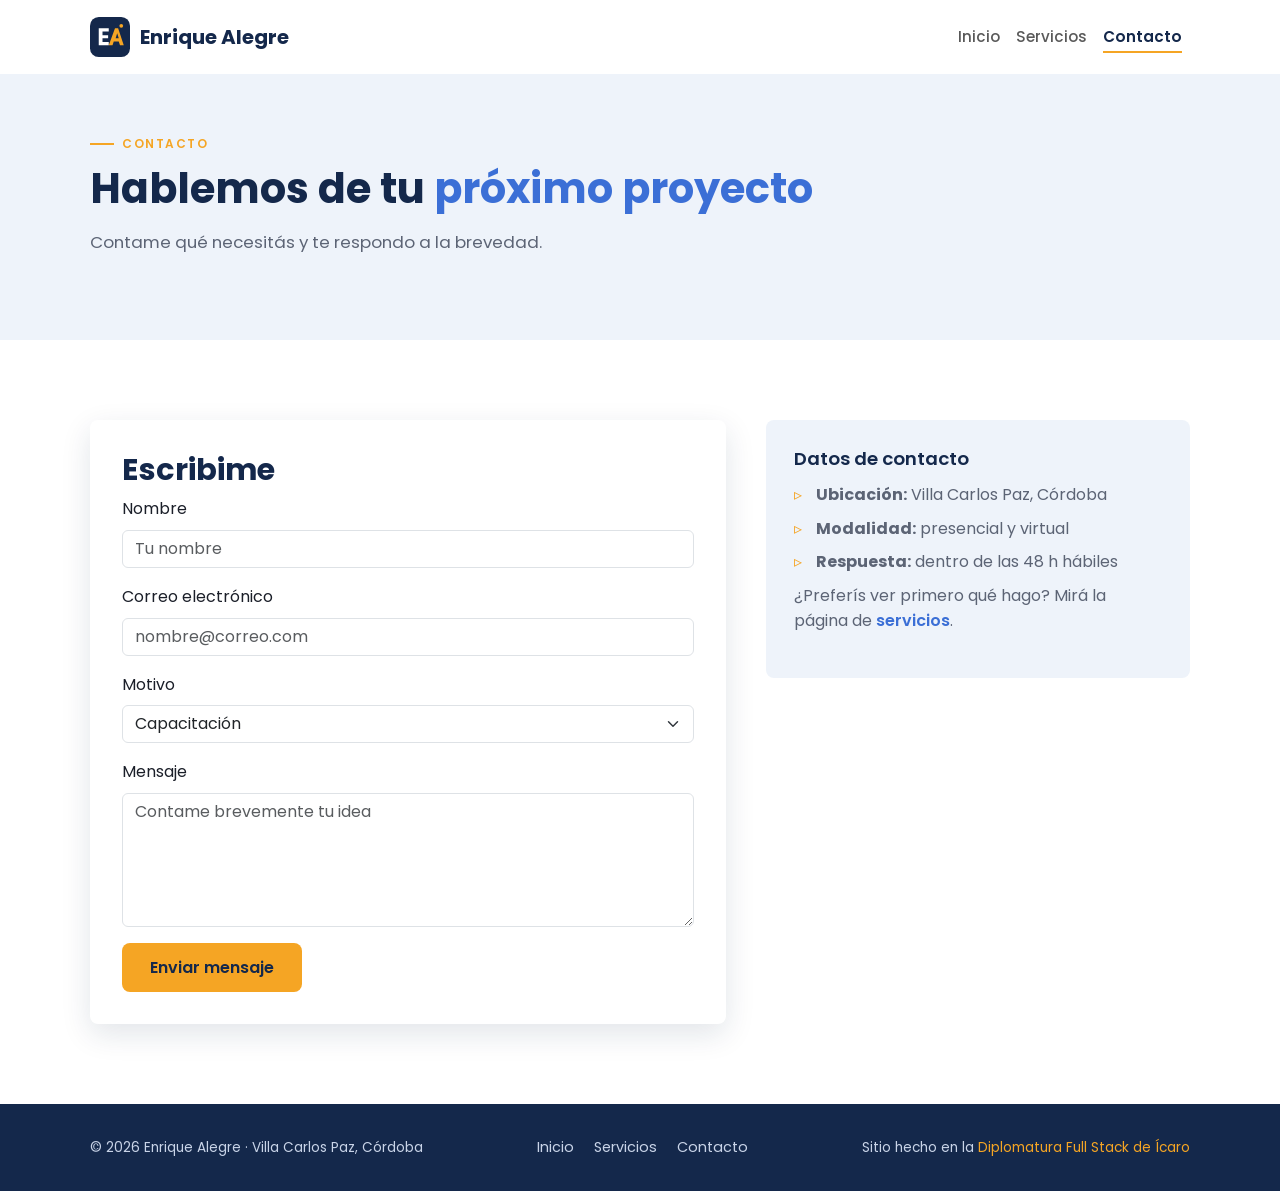
<file: pages/contactos.html>
<!DOCTYPE html>
<html lang="es">
  <head>
    <meta charset="UTF-8" />
    <meta name="viewport" content="width=device-width, initial-scale=1.0" />
    <meta name="description" content="Contacto con Enrique Alegre para capacitaciones, clases y proyectos de desarrollo." />
    <meta name="author" content="Enrique Alegre" />
    <title>Enrique Alegre | Contacto</title>

    <!-- Fuente: Poppins (Google Fonts) -->
    <link rel="preconnect" href="https://fonts.googleapis.com" />
    <link rel="preconnect" href="https://fonts.gstatic.com" crossorigin />
    <link href="https://fonts.googleapis.com/css2?family=Poppins:wght@400;500;600;700&display=swap" rel="stylesheet" />

    <!-- Bootstrap (CSS) -->
    <link
      href="https://cdn.jsdelivr.net/npm/bootstrap@5.3.8/dist/css/bootstrap.min.css"
      rel="stylesheet"
      integrity="sha384-sRIl4kxILFvY47J16cr9ZwB07vP4J8+LH7qKQnuqkuIAvNWLzeN8tE5YBujZqJLB"
      crossorigin="anonymous"
    />

    <!-- Mis estilos: siempre al final -->
    <link rel="stylesheet" href="../css/styles.css" />
  </head>
  <body>
    <!-- ===== HEADER / MENÚ ===== -->
    <header class="header">
      <nav class="navbar navbar-expand-lg header__nav">
        <div class="header__container">
          <a class="navbar-brand header__logo" href="../index.html">
            <img src="../assets/img/logo.svg" alt="Logo de Enrique Alegre" class="header__logo-img" />
            <span>Enrique Alegre</span>
          </a>
          <button class="navbar-toggler header__toggler" type="button" data-bs-toggle="collapse" data-bs-target="#menu" aria-controls="menu" aria-expanded="false" aria-label="Abrir menú">
            <span class="navbar-toggler-icon"></span>
          </button>
          <div class="collapse navbar-collapse" id="menu">
            <ul class="navbar-nav ms-auto">
              <li class="nav-item"><a class="nav-link header__link" href="../index.html">Inicio</a></li>
              <li class="nav-item"><a class="nav-link header__link" href="./servicios.html">Servicios</a></li>
              <li class="nav-item"><a class="nav-link header__link active" aria-current="page" href="./contactos.html">Contacto</a></li>
            </ul>
          </div>
        </div>
      </nav>
    </header>

    <main>
      <!-- ===== ENCABEZADO DE PÁGINA ===== -->
      <section class="page-hero">
        <div class="wrapper">
          <span class="label"><span class="label__line"></span>Contacto</span>
          <h1 class="hero__title">Hablemos de tu <span class="hero__highlight">próximo proyecto</span></h1>
          <p class="hero__text">Contame qué necesitás y te respondo a la brevedad.</p>
        </div>
      </section>

      <!-- ===== FORMULARIO + DATOS ===== -->
      <section class="contact">
        <div class="wrapper contact__grid">
          <!-- Formulario con clases de Bootstrap (solo diseño: no se envía en este módulo) -->
          <form class="contact__form" aria-labelledby="titulo-form">
            <h2 id="titulo-form" class="section-title">Escribime</h2>

            <div class="mb-3">
              <label for="nombre" class="form-label">Nombre</label>
              <input type="text" class="form-control" id="nombre" name="nombre" placeholder="Tu nombre" autocomplete="name" required />
            </div>

            <div class="mb-3">
              <label for="email" class="form-label">Correo electrónico</label>
              <input type="email" class="form-control" id="email" name="email" placeholder="nombre@correo.com" autocomplete="email" required />
            </div>

            <div class="mb-3">
              <label for="motivo" class="form-label">Motivo</label>
              <select class="form-select" id="motivo" name="motivo">
                <option value="capacitacion">Capacitación</option>
                <option value="clases">Clases de electrónica</option>
                <option value="web">Desarrollo web</option>
                <option value="automatizacion">Automatización</option>
              </select>
            </div>

            <div class="mb-3">
              <label for="mensaje" class="form-label">Mensaje</label>
              <textarea class="form-control" id="mensaje" name="mensaje" rows="5" maxlength="500" placeholder="Contame brevemente tu idea" required></textarea>
            </div>

            <button type="submit" class="btn-main">Enviar mensaje</button>
          </form>

          <aside class="contact__info">
            <h2 class="about__card-title">Datos de contacto</h2>
            <ul class="contact__list">
              <li><strong>Ubicación:</strong> Villa Carlos Paz, Córdoba</li>
              <li><strong>Modalidad:</strong> presencial y virtual</li>
              <li><strong>Respuesta:</strong> dentro de las 48 h hábiles</li>
            </ul>
            <p class="section-text">¿Preferís ver primero qué hago? Mirá la página de <a href="./servicios.html" class="text-accent">servicios</a>.</p>
          </aside>
        </div>
      </section>
    </main>

    <!-- ===== FOOTER ===== -->
    <footer class="footer">
      <div class="wrapper footer__grid">
        <p class="footer__text">© 2026 Enrique Alegre · Villa Carlos Paz, Córdoba</p>
        <ul class="footer__links">
          <li><a href="../index.html">Inicio</a></li>
          <li><a href="./servicios.html">Servicios</a></li>
          <li><a href="./contactos.html">Contacto</a></li>
        </ul>
        <p class="footer__text">Sitio hecho en la <a href="https://icaro.org.ar" target="_blank" rel="noopener">Diplomatura Full Stack de Ícaro</a></p>
      </div>
    </footer>

    <!-- Bootstrap (JS): necesario para el menú hamburguesa -->
    <script
      src="https://cdn.jsdelivr.net/npm/bootstrap@5.3.8/dist/js/bootstrap.bundle.min.js"
      integrity="sha384-FKyoEForCGlyvwx9Hj09JcYn3nv7wiPVlz7YYwJrWVcXK/BmnVDxM+D2scQbITxI"
      crossorigin="anonymous"
    ></script>
  </body>
</html>
</file>
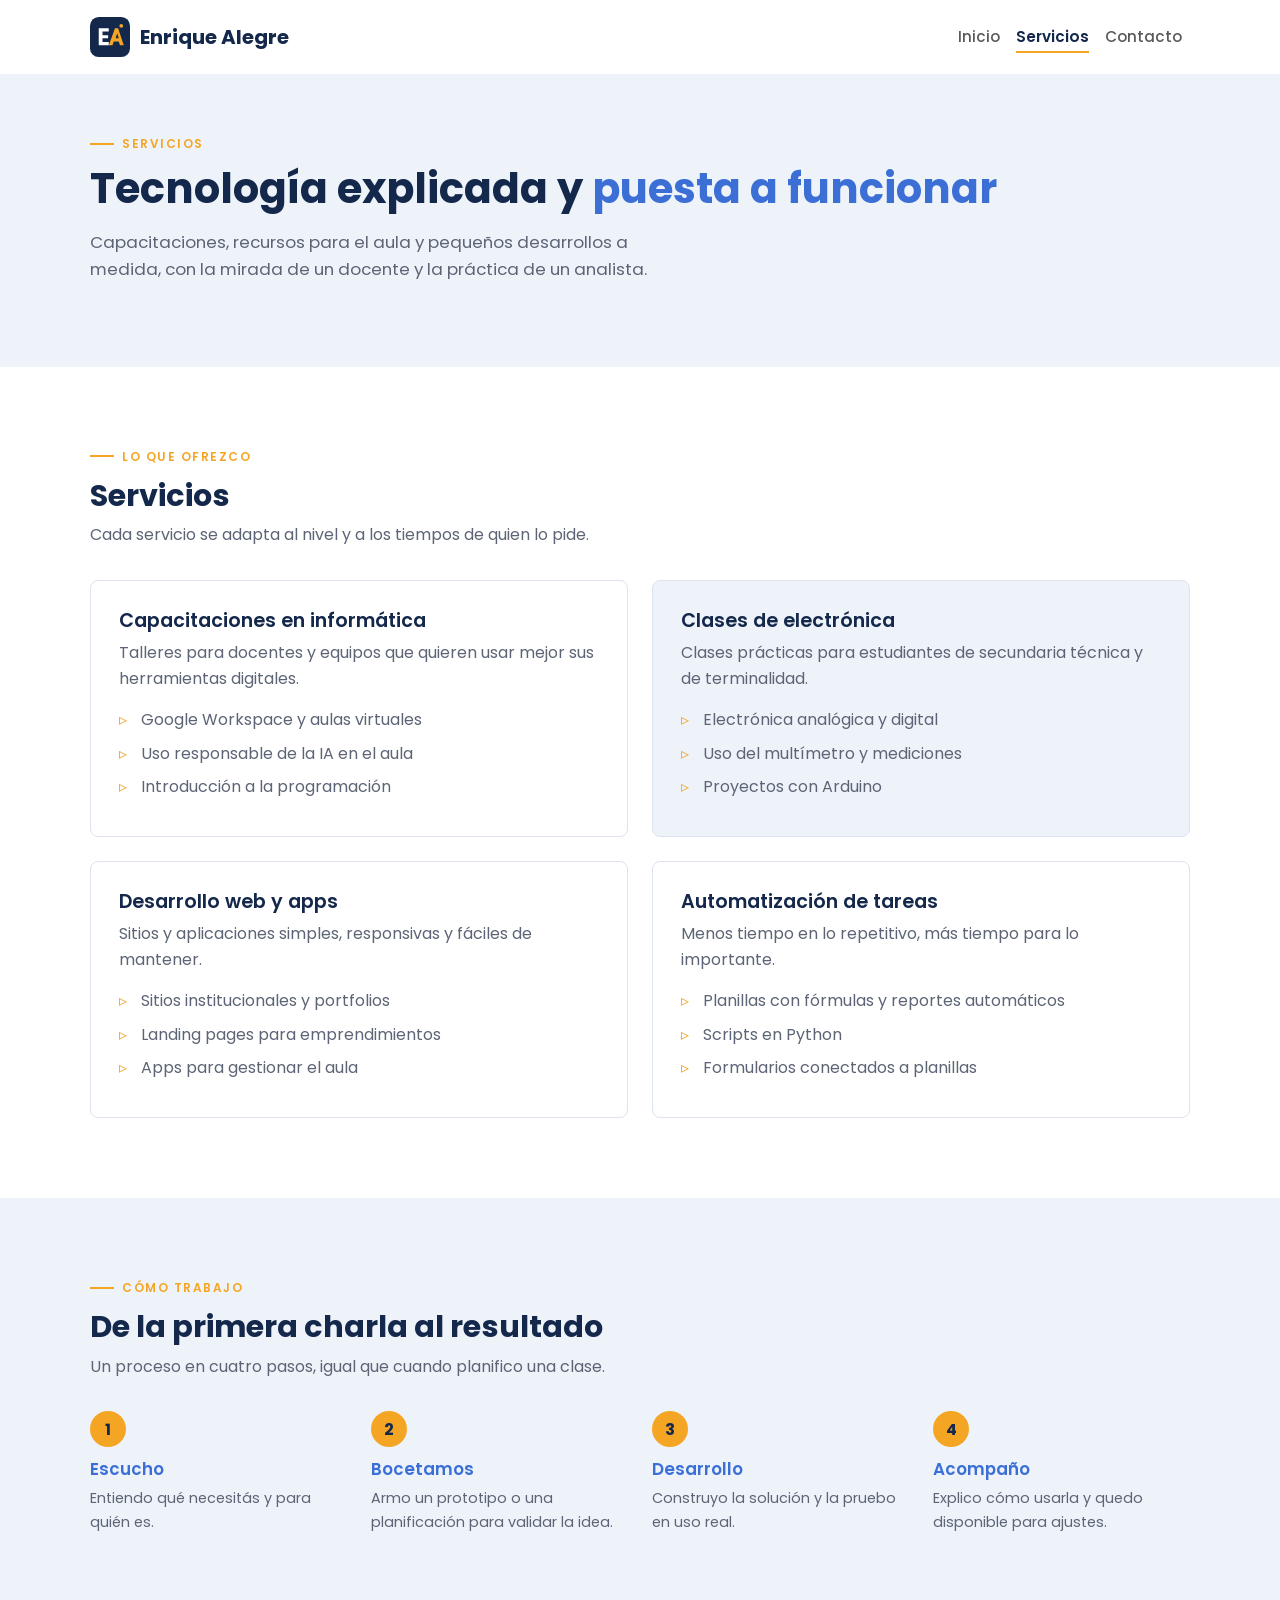
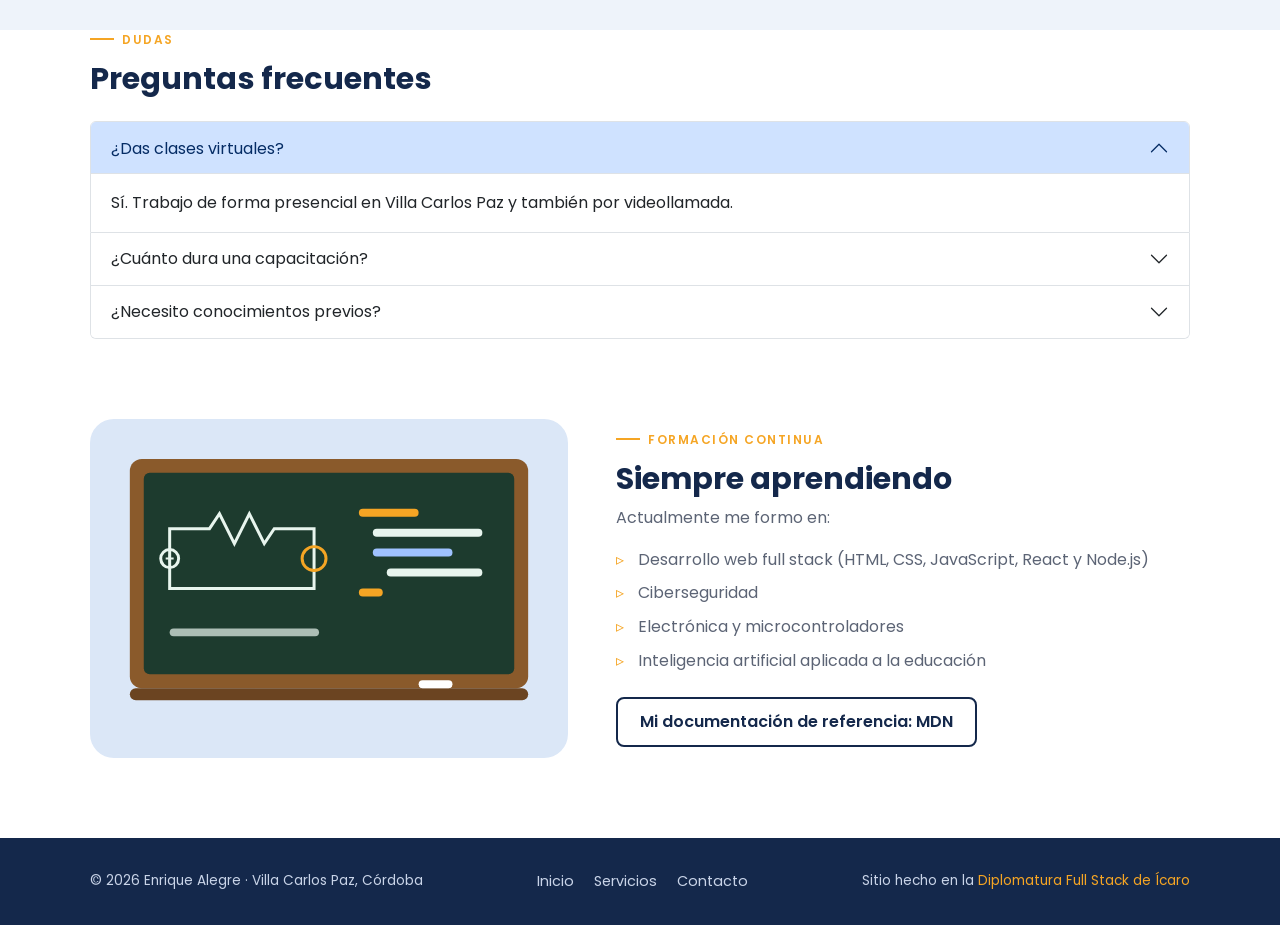
<file: pages/servicios.html>
<!DOCTYPE html>
<html lang="es">
  <head>
    <meta charset="UTF-8" />
    <meta name="viewport" content="width=device-width, initial-scale=1.0" />
    <meta name="description" content="Servicios de Enrique Alegre: capacitaciones, clases de electrónica, desarrollo web y automatización de tareas." />
    <meta name="author" content="Enrique Alegre" />
    <title>Enrique Alegre | Servicios</title>

    <!-- Fuente: Poppins (Google Fonts) -->
    <link rel="preconnect" href="https://fonts.googleapis.com" />
    <link rel="preconnect" href="https://fonts.gstatic.com" crossorigin />
    <link href="https://fonts.googleapis.com/css2?family=Poppins:wght@400;500;600;700&display=swap" rel="stylesheet" />
<!-- Bootstrap (CSS) -->
    <link
      href="https://cdn.jsdelivr.net/npm/bootstrap@5.3.8/dist/css/bootstrap.min.css"
      rel="stylesheet"
      integrity="sha384-sRIl4kxILFvY47J16cr9ZwB07vP4J8+LH7qKQnuqkuIAvNWLzeN8tE5YBujZqJLB"
      crossorigin="anonymous"
    />

    <!-- Mis estilos: siempre al final -->
    <link rel="stylesheet" href="../css/styles.css" />
</head>
<body>
    <!-- ===== HEADER / MENÚ ===== -->
    <header class="header">
      <nav class="navbar navbar-expand-lg header__nav">
        <div class="header__container">
          <a class="navbar-brand header__logo" href="../index.html">
            <img src="../assets/img/logo.svg" alt="Logo de Enrique Alegre" class="header__logo-img" />
            <span>Enrique Alegre</span>
          </a>
          <button class="navbar-toggler header__toggler" type="button" data-bs-toggle="collapse" data-bs-target="#menu" aria-controls="menu" aria-expanded="false" aria-label="Abrir menú">
            <span class="navbar-toggler-icon"></span>
          </button>
          <div class="collapse navbar-collapse" id="menu">
            <ul class="navbar-nav ms-auto">
              <li class="nav-item"><a class="nav-link header__link" href="../index.html">Inicio</a></li>
              <li class="nav-item"><a class="nav-link header__link active" aria-current="page" href="./servicios.html">Servicios</a></li>
              <li class="nav-item"><a class="nav-link header__link" href="./contactos.html">Contacto</a></li>
            </ul>
          </div>
        </div>
      </nav>
    </header>

    <main>
      <!-- ===== ENCABEZADO DE PÁGINA ===== -->
      <section class="page-hero">
        <div class="wrapper">
          <span class="label"><span class="label__line"></span>Servicios</span>
          <h1 class="hero__title">Tecnología explicada y <span class="hero__highlight">puesta a funcionar</span></h1>
          <p class="hero__text">Capacitaciones, recursos para el aula y pequeños desarrollos a medida, con la mirada de un docente y la práctica de un analista.</p>
        </div>
      </section>

      <!-- ===== SERVICIOS ===== -->
      <section class="services">
        <div class="wrapper">
          <span class="label"><span class="label__line"></span>Lo que ofrezco</span>
          <h2 class="section-title">Servicios</h2>
          <p class="section-text">Cada servicio se adapta al nivel y a los tiempos de quien lo pide.</p>

          <div class="services__grid">
            <article class="service-card">
              <h3 class="service-card__title">Capacitaciones en informática</h3>
              <p class="service-card__text">Talleres para docentes y equipos que quieren usar mejor sus herramientas digitales.</p>
              <ul class="service-card__list">
                <li>Google Workspace y aulas virtuales</li>
                <li>Uso responsable de la IA en el aula</li>
                <li>Introducción a la programación</li>
              </ul>
            </article>
            <article class="service-card service-card--featured">
              <h3 class="service-card__title">Clases de electrónica</h3>
              <p class="service-card__text">Clases prácticas para estudiantes de secundaria técnica y de terminalidad.</p>
              <ul class="service-card__list">
                <li>Electrónica analógica y digital</li>
                <li>Uso del multímetro y mediciones</li>
                <li>Proyectos con Arduino</li>
              </ul>
            </article>
            <article class="service-card">
              <h3 class="service-card__title">Desarrollo web y apps</h3>
              <p class="service-card__text">Sitios y aplicaciones simples, responsivas y fáciles de mantener.</p>
              <ul class="service-card__list">
                <li>Sitios institucionales y portfolios</li>
                <li>Landing pages para emprendimientos</li>
                <li>Apps para gestionar el aula</li>
              </ul>
            </article>
            <article class="service-card">
              <h3 class="service-card__title">Automatización de tareas</h3>
              <p class="service-card__text">Menos tiempo en lo repetitivo, más tiempo para lo importante.</p>
              <ul class="service-card__list">
                <li>Planillas con fórmulas y reportes automáticos</li>
                <li>Scripts en Python</li>
                <li>Formularios conectados a planillas</li>
              </ul>
            </article>
          </div>
        </div>
      </section>

      <!-- ===== CÓMO TRABAJO (lista ordenada + grid) ===== -->
      <section class="process">
        <div class="wrapper">
          <span class="label"><span class="label__line"></span>Cómo trabajo</span>
          <h2 class="section-title">De la primera charla al resultado</h2>
          <p class="section-text">Un proceso en cuatro pasos, igual que cuando planifico una clase.</p>

          <ol class="process__grid">
            <li class="process__item">
              <span class="process__number">1</span>
              <h3 class="process__title">Escucho</h3>
              <p class="process__text">Entiendo qué necesitás y para quién es.</p>
            </li>
            <li class="process__item">
              <span class="process__number">2</span>
              <h3 class="process__title">Bocetamos</h3>
              <p class="process__text">Armo un prototipo o una planificación para validar la idea.</p>
            </li>
            <li class="process__item">
              <span class="process__number">3</span>
              <h3 class="process__title">Desarrollo</h3>
              <p class="process__text">Construyo la solución y la pruebo en uso real.</p>
            </li>
            <li class="process__item">
              <span class="process__number">4</span>
              <h3 class="process__title">Acompaño</h3>
              <p class="process__text">Explico cómo usarla y quedo disponible para ajustes.</p>
            </li>
          </ol>
        </div>
      </section>
<!-- ===== PREGUNTAS FRECUENTES (acordeón de Bootstrap) ===== -->
<section class="faq">
  <div class="wrapper">
    <span class="label"><span class="label__line"></span>Dudas</span>
    <h2 class="section-title">Preguntas frecuentes</h2>

    <div class="accordion mt-4" id="faq">

      <div class="accordion-item">
        <h3 class="accordion-header">
          <button class="accordion-button" type="button" data-bs-toggle="collapse" data-bs-target="#faq1">
            ¿Das clases virtuales?
          </button>
        </h3>
        <div id="faq1" class="accordion-collapse collapse show" data-bs-parent="#faq">
          <div class="accordion-body">
            Sí. Trabajo de forma presencial en Villa Carlos Paz y también por videollamada.
          </div>
        </div>
      </div>

      <div class="accordion-item">
        <h3 class="accordion-header">
          <button class="accordion-button collapsed" type="button" data-bs-toggle="collapse" data-bs-target="#faq2">
            ¿Cuánto dura una capacitación?
          </button>
        </h3>
        <div id="faq2" class="accordion-collapse collapse" data-bs-parent="#faq">
          <div class="accordion-body">
            Depende del tema: un taller corto dura unas 2 horas y un curso completo, de 4 a 6 encuentros.
          </div>
        </div>
      </div>

      <div class="accordion-item">
        <h3 class="accordion-header">
          <button class="accordion-button collapsed" type="button" data-bs-toggle="collapse" data-bs-target="#faq3">
            ¿Necesito conocimientos previos?
          </button>
        </h3>
        <div id="faq3" class="accordion-collapse collapse" data-bs-parent="#faq">
          <div class="accordion-body">
            No. Adapto cada propuesta al nivel del grupo, desde cero hasta usuarios avanzados.
          </div>
        </div>
      </div>

    </div>
  </div>
</section>
      <!-- ===== FORMACIÓN ===== -->
      <section class="training">
        <div class="wrapper training__grid">
          <img src="../assets/img/aula.svg" alt="Ilustración de un pizarrón con un circuito y código" class="training__img" />
          <div>
            <span class="label"><span class="label__line"></span>Formación continua</span>
            <h2 class="section-title">Siempre aprendiendo</h2>
            <p class="section-text">Actualmente me formo en:</p>
            <ul class="training__list">
              <li>Desarrollo web full stack (HTML, CSS, JavaScript, React y Node.js)</li>
              <li>Ciberseguridad</li>
              <li>Electrónica y microcontroladores</li>
              <li>Inteligencia artificial aplicada a la educación</li>
            </ul>
            <a href="https://developer.mozilla.org/es/" target="_blank" rel="noopener" class="btn-outline-main">Mi documentación de referencia: MDN</a>
          </div>
        </div>
      </section>
    </main>

    <!-- ===== FOOTER ===== -->
    <footer class="footer">
      <div class="wrapper footer__grid">
        <p class="footer__text">© 2026 Enrique Alegre · Villa Carlos Paz, Córdoba</p>
        <ul class="footer__links">
          <li><a href="../index.html">Inicio</a></li>
          <li><a href="./servicios.html">Servicios</a></li>
          <li><a href="./contactos.html">Contacto</a></li>
        </ul>
        <p class="footer__text">Sitio hecho en la <a href="https://icaro.org.ar" target="_blank" rel="noopener">Diplomatura Full Stack de Ícaro</a></p>
      </div>
    </footer>

    <!-- Bootstrap (JS): menú hamburguesa -->
    <script
      src="https://cdn.jsdelivr.net/npm/bootstrap@5.3.8/dist/js/bootstrap.bundle.min.js"
      integrity="sha384-FKyoEForCGlyvwx9Hj09JcYn3nv7wiPVlz7YYwJrWVcXK/BmnVDxM+D2scQbITxI"
      crossorigin="anonymous"
    ></script>
  </body>
</html>
</file>
<file: css/styles.css>
/* =========================================================
   Portfolio Enrique Alegre — Trabajo final Módulo 1
   Orden: variables → reseteo → componentes → secciones
          → animaciones → responsive
   ========================================================= */

/* ===== 1. VARIABLES ===== */
:root {
  --color-blue: #14284b;      /* azul principal (títulos, header) */
  --color-blue-light: #3b6fd6;
  --color-accent: #f5a524;    /* ámbar: botones y etiquetas */
  --color-black: #1b1f29;
  --color-gray: #5c6475;
  --color-white: #ffffff;
  --color-bg: #eef3fa;        /* celeste apagado de fondo */
  --font-main: "Poppins", sans-serif;
  --max-width: 1100px;
  --radius: 8px;
  --section-space: 80px;
  --shadow: 0 10px 30px rgba(20, 40, 75, 0.12);
}

/* ===== 2. RESETEO BÁSICO ===== */
* {
  margin: 0;
  padding: 0;
  box-sizing: border-box;
}

ul,
ol {
  list-style: none;
  margin: 0;
  padding: 0;
}

a {
  text-decoration: none;
  color: inherit;
}

img {
  max-width: 100%;
  display: block;
}

body {
  font-family: var(--font-main);
  color: var(--color-black);
  background-color: var(--color-white);
  line-height: 1.6;
}

/* ===== 3. COMPONENTES (clases reutilizables) ===== */

/* Envoltorio que centra el contenido de cada sección */
.wrapper {
  width: 90%;
  max-width: var(--max-width);
  margin: 0 auto;
}

/* Texto destacado */
.text-accent {
  color: var(--color-blue-light);
  font-weight: 600;
}

/* Etiqueta chica sobre los títulos */
.label {
  display: flex;
  align-items: center;
  gap: 8px;
  margin-bottom: 12px;
  font-size: 0.75rem;
  font-weight: 600;
  letter-spacing: 1.5px;
  text-transform: uppercase;
  color: var(--color-accent);
}

.label__line {
  width: 24px;
  height: 2px;
  background-color: var(--color-accent);
}

/* Títulos y textos de sección */
.section-title {
  font-size: 1.9rem;
  font-weight: 700;
  line-height: 1.2;
  margin-bottom: 8px;
  color: var(--color-blue);
}

.section-text {
  color: var(--color-gray);
  margin-bottom: 16px;
  max-width: 640px;
}

/* Botón principal */
.btn-main {
  display: inline-block;
  padding: 12px 28px;
  border: none;
  border-radius: var(--radius);
  background-color: var(--color-accent);
  color: var(--color-blue);
  font-weight: 600;
  cursor: pointer;
  transition: transform 0.2s ease, opacity 0.2s ease;
}

.btn-main:hover {
  opacity: 0.85;
  transform: translateY(-2px);
}

/* Botón con borde */
.btn-outline-main {
  display: inline-block;
  margin-top: 16px;
  padding: 10px 22px;
  border: 2px solid var(--color-blue);
  border-radius: var(--radius);
  color: var(--color-blue);
  font-weight: 600;
  transition: background-color 0.3s ease, color 0.3s ease;
}

.btn-outline-main:hover {
  background-color: var(--color-blue);
  color: var(--color-white);
}

/* Chip con forma de píldora */
.chip {
  padding: 6px 14px;
  border-radius: 50px;
  background-color: var(--color-white);
  font-size: 0.85rem;
  font-weight: 500;
  color: var(--color-blue);
  box-shadow: 0 2px 6px rgba(20, 40, 75, 0.08);
}

/* ===== 4. HEADER / NAVBAR ===== */

/* Sobrescribo variables de Bootstrap para el botón hamburguesa */
.navbar {
  --bs-navbar-padding-y: 0.75rem;
  --bs-navbar-toggler-border-color: transparent;
  --bs-navbar-toggler-focus-width: 0;
}

.header {
  background-color: var(--color-white);
  box-shadow: 0 1px 0 rgba(20, 40, 75, 0.08);
}

.header__container {
  width: 90%;
  max-width: var(--max-width);
  margin: 0 auto;
  display: flex;
  flex-wrap: wrap;
  align-items: center;
  justify-content: space-between;
}

.header__logo {
  display: flex;
  align-items: center;
  gap: 10px;
  font-weight: 700;
  color: var(--color-blue);
}

.header__logo-img {
  width: 40px;
  height: 40px;
}

.header__toggler:focus {
  box-shadow: none;
}

.header__link {
  font-size: 0.95rem;
  font-weight: 500;
  position: relative;
}

/* Subrayado animado (pseudoelemento + transición) */
.header__link::after {
  content: "";
  position: absolute;
  left: 8px;
  bottom: 4px;
  width: 0;
  height: 2px;
  background-color: var(--color-accent);
  transition: width 0.3s ease;
}

.header__link:hover::after,
.header__link.active::after {
  width: calc(100% - 16px);
}

.navbar-nav .header__link.active {
  color: var(--color-blue);
  font-weight: 600;
}

/* ===== 5. HERO (inicio) y PAGE-HERO (internas) ===== */
.hero,
.page-hero {
  padding: var(--section-space) 0;
  background-color: var(--color-bg);
}

.page-hero {
  padding: 60px 0;
}

.hero__grid {
  display: grid;
  grid-template-columns: 1.1fr 0.9fr;
  align-items: center;
  gap: 40px;
}

.hero__title {
  font-size: 2.6rem;
  font-weight: 700;
  line-height: 1.15;
  color: var(--color-blue);
  margin-bottom: 16px;
}

.hero__highlight {
  color: var(--color-blue-light);
}

.hero__text {
  color: var(--color-gray);
  font-size: 1.05rem;
  margin-bottom: 24px;
  max-width: 600px;
}

.hero__chips {
  display: flex;
  flex-wrap: wrap;
  gap: 12px;
  margin-top: 28px;
}

.hero__img {
  animation: flotar 4s ease-in-out infinite;
}

/* ===== 6. SOBRE MÍ ===== */
.about {
  padding: var(--section-space) 0;
}

.about__grid {
  display: grid;
  grid-template-columns: 1.3fr 1fr;
  gap: 40px;
  align-items: start;
}

.about__card {
  padding: 28px;
  border-radius: var(--radius);
  background-color: var(--color-bg);
  border-left: 4px solid var(--color-accent);
}

.about__card-title {
  font-size: 1.15rem;
  font-weight: 600;
  color: var(--color-blue);
  margin-bottom: 12px;
}

.about__list li,
.training__list li,
.service-card__list li,
.contact__list li {
  position: relative;
  padding-left: 22px;
  margin-bottom: 8px;
  color: var(--color-gray);
}

.about__list li::before,
.training__list li::before,
.service-card__list li::before,
.contact__list li::before {
  content: "▹";
  position: absolute;
  left: 0;
  color: var(--color-accent);
}

/* ===== 7. ÁREAS (grid de tarjetas) ===== */
.areas {
  padding: var(--section-space) 0;
  background-color: var(--color-bg);
}


.area-card {
  display: flex;
  flex-direction: column;
  gap: 8px;
  padding: 24px;
  border-radius: var(--radius);
  background-color: var(--color-blue-light);   
  transition: transform 0.3s ease, box-shadow 0.3s ease;
}

.area-card:hover {
  transform: translateY(-6px);
  box-shadow: var(--shadow);
  background-color: var(--color-blue-light);
}

.area-card__icon {
  font-size: 0.85rem;
  font-weight: 700;
  color: var(--color-accent);            
}


.area-card__title {
  font-size: 1.05rem;
  font-weight: 600;
  color: var(--color-white);             
}

.area-card__text {
  font-size: 0.9rem;
  color: #e8eefc;
}

/* ===== 8. CTA ===== */
.cta {
  padding: 60px 0;
}

.cta__box {
  display: flex;
  align-items: center;
  justify-content: space-between;
  gap: 24px;
  padding: 36px 40px;
  border-radius: var(--radius);
  background-color: var(--color-blue);
}

.cta__title {
  font-size: 1.5rem;
  font-weight: 600;
  color: var(--color-white);
}

/* ===== 9. SERVICIOS ===== */
.services {
  padding: var(--section-space) 0;
}

.services__grid {
  display: grid;
  grid-template-columns: repeat(2, 1fr);
  gap: 24px;
  margin-top: 32px;
}

.service-card {
  padding: 28px;
  border: 1px solid #dde4ef;
  border-radius: var(--radius);
  transition: border-color 0.3s ease, box-shadow 0.3s ease;
}

.service-card:hover {
  border-color: var(--color-accent);
  box-shadow: var(--shadow);
}

/* Modificador BEM: tarjeta destacada */
.service-card--featured {
  background-color: var(--color-bg);
}

.service-card__title {
  font-size: 1.2rem;
  font-weight: 600;
  color: var(--color-blue);
  margin-bottom: 8px;
}

.service-card__text {
  color: var(--color-gray);
  margin-bottom: 16px;
}

/* ===== 10. PROCESO (lista ordenada con grid) ===== */
.process {
  padding: var(--section-space) 0;
  background-color: var(--color-bg);
}

.process__grid {
  display: grid;
  grid-template-columns: repeat(4, 1fr);
  gap: 24px;
  margin-top: 32px;
}

.process__number {
  display: flex;
  align-items: center;
  justify-content: center;
  width: 36px;
  height: 36px;
  margin-bottom: 12px;
  border-radius: 50%;
  background-color: var(--color-accent);
  color: var(--color-blue);
  font-weight: 700;
}

.process__title {
  font-size: 1.05rem;
  font-weight: 600;
  color: var(--color-blue-light);
}

.process__text {
  font-size: 0.9rem;
  color: var(--color-gray);
}

/* ===== 11. FORMACIÓN ===== */
.training {
  padding: var(--section-space) 0;
}

.training__grid {
  display: grid;
  grid-template-columns: 1fr 1.2fr;
  gap: 48px;
  align-items: center;
}

/* ===== 12. CONTACTO ===== */
.contact {
  padding: var(--section-space) 0;
}

.contact__grid {
  display: grid;
  grid-template-columns: 1.5fr 1fr;
  gap: 40px;
  align-items: start;
}

.contact__form {
  padding: 32px;
  border-radius: var(--radius);
  box-shadow: var(--shadow);
}

.contact__form .form-control:focus,
.contact__form .form-select:focus {
  border-color: var(--color-accent);
  box-shadow: 0 0 0 3px rgba(245, 165, 36, 0.25);
}

.contact__info {
  padding: 28px;
  border-radius: var(--radius);
  background-color: var(--color-bg);
}

/* ===== 13. FOOTER ===== */
.footer {
  padding: 32px 0;
  background-color: var(--color-blue);
  color: #c9d4e8;
}

.footer__grid {
  display: grid;
  grid-template-columns: repeat(3, auto);
  justify-content: space-between;
  align-items: center;
  gap: 16px;
}

.footer__text {
  font-size: 0.85rem;
  margin: 0;
}

.footer__text a {
  color: var(--color-accent);
}

.footer__links {
  display: flex;
  gap: 20px;
  font-size: 0.9rem;
}

.footer__links a {
  transition: color 0.3s ease;
}

.footer__links a:hover {
  color: var(--color-accent);
}

/* ===== 14. ANIMACIONES ===== */
@keyframes flotar {
  0%,
  100% {
    transform: translateY(0);
  }
  50% {
    transform: translateY(-12px);
  }
}

/* ===== 15. RESPONSIVE (desktop primero → max-width) ===== */
@media (max-width: 991px) {
  .hero__grid,
  .about__grid,
  .training__grid,
  .contact__grid {
    grid-template-columns: 1fr;
  }

  .hero__img {
    max-width: 380px;
    margin: 0 auto;
  }

  .areas__grid,
  .process__grid {
    grid-template-columns: repeat(2, 1fr);
  }

  .footer__grid {
    grid-template-columns: 1fr;
    justify-content: center;
    text-align: center;
  }

  .footer__links {
    justify-content: center;
  }

  .header__link::after {
    display: none;
  }
}

@media (max-width: 576px) {
  :root {
    --section-space: 56px;
  }

  .hero__title {
    font-size: 2rem;
  }

  .section-title {
    font-size: 1.6rem;
  }

  .areas__grid,
  .process__grid,
  .services__grid {
    grid-template-columns: 1fr;
  }

  .cta__box {
    flex-direction: column;
    text-align: center;
    padding: 28px 20px;
  }

  .contact__form {
    padding: 20px;
  }
}
</file>
